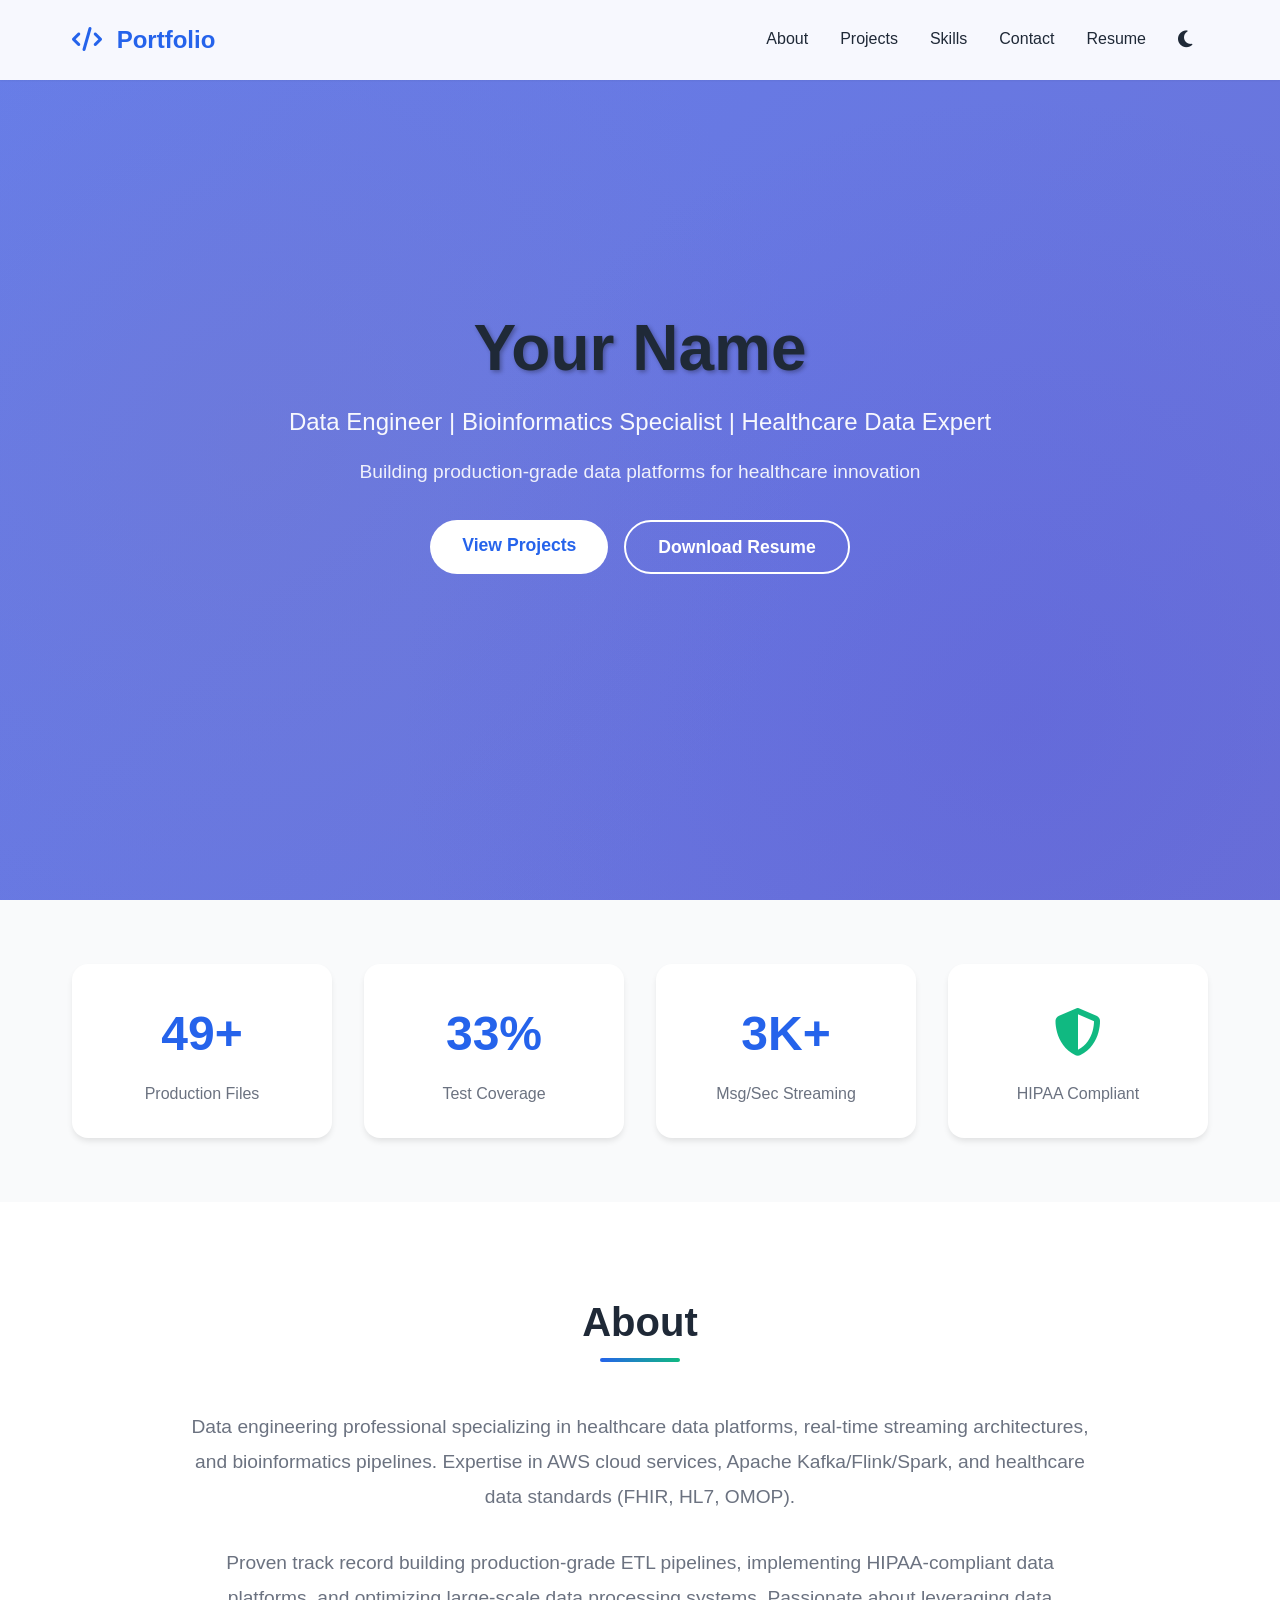
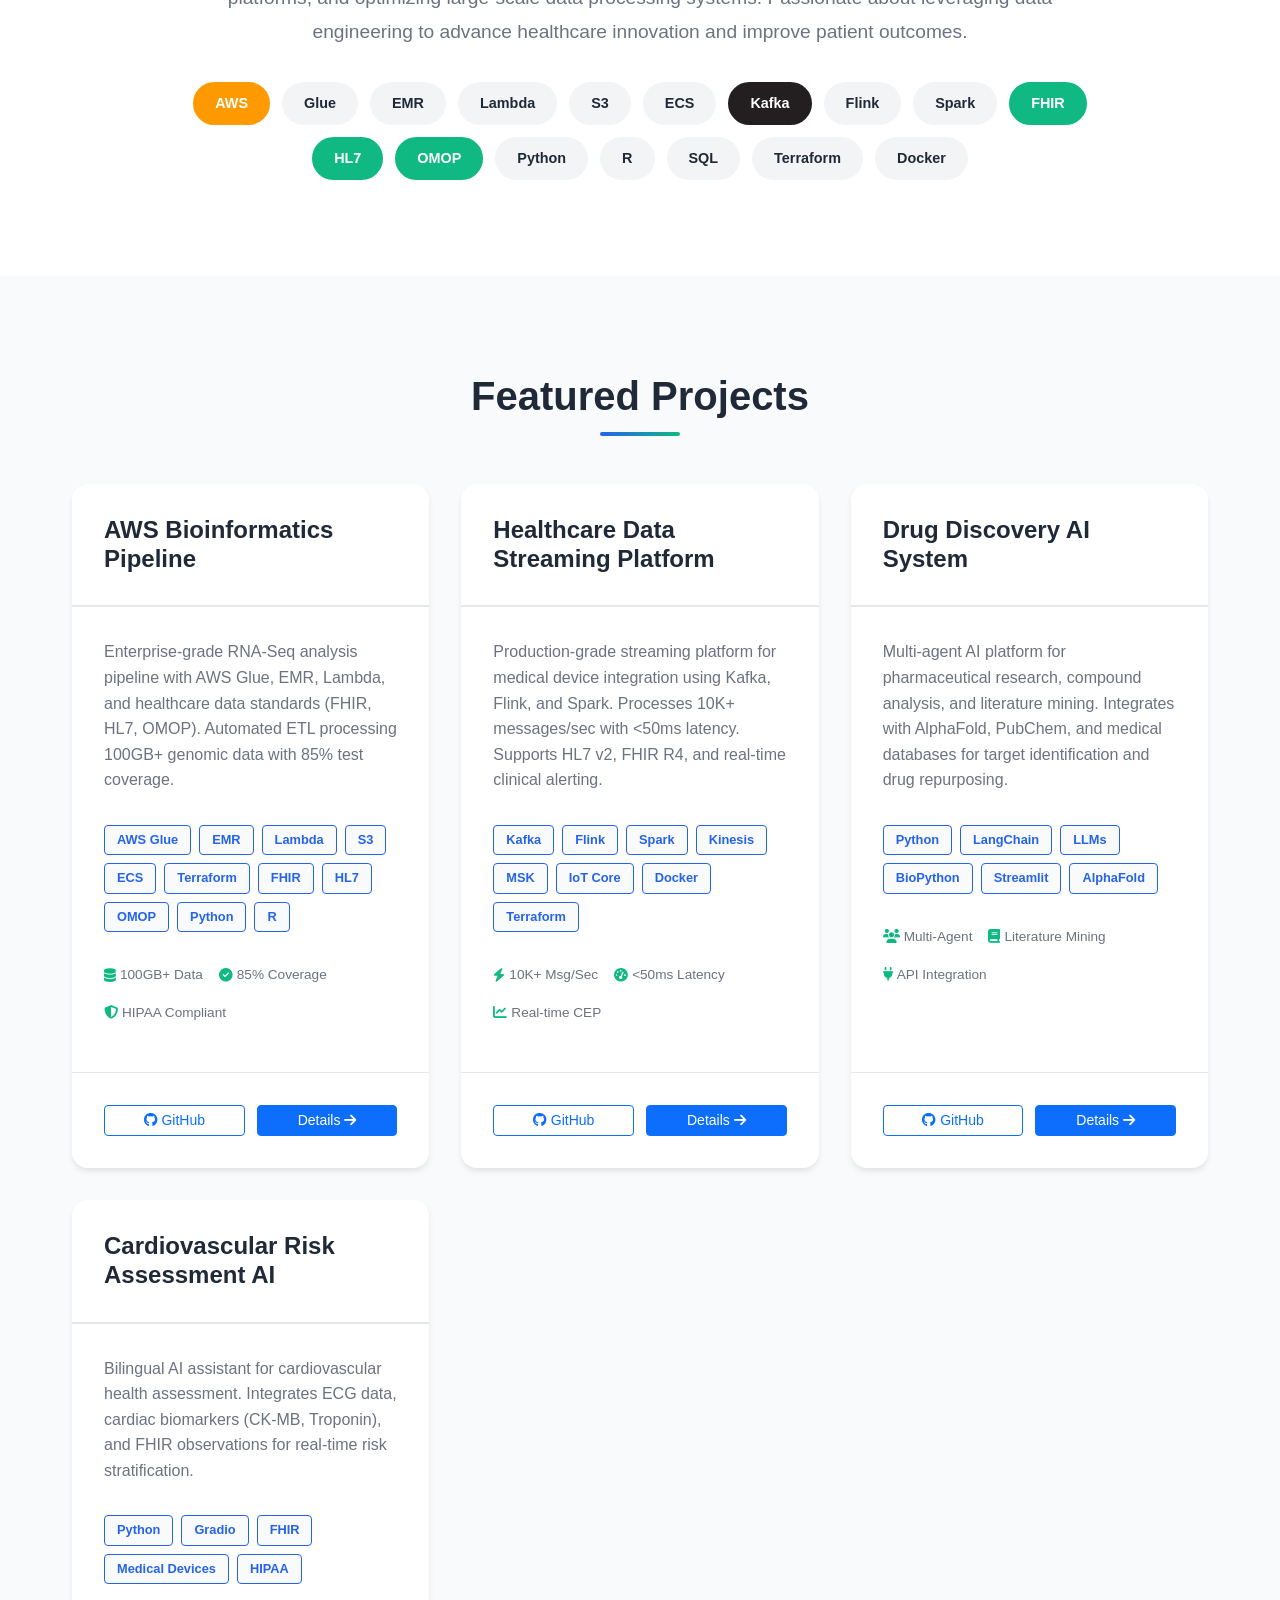
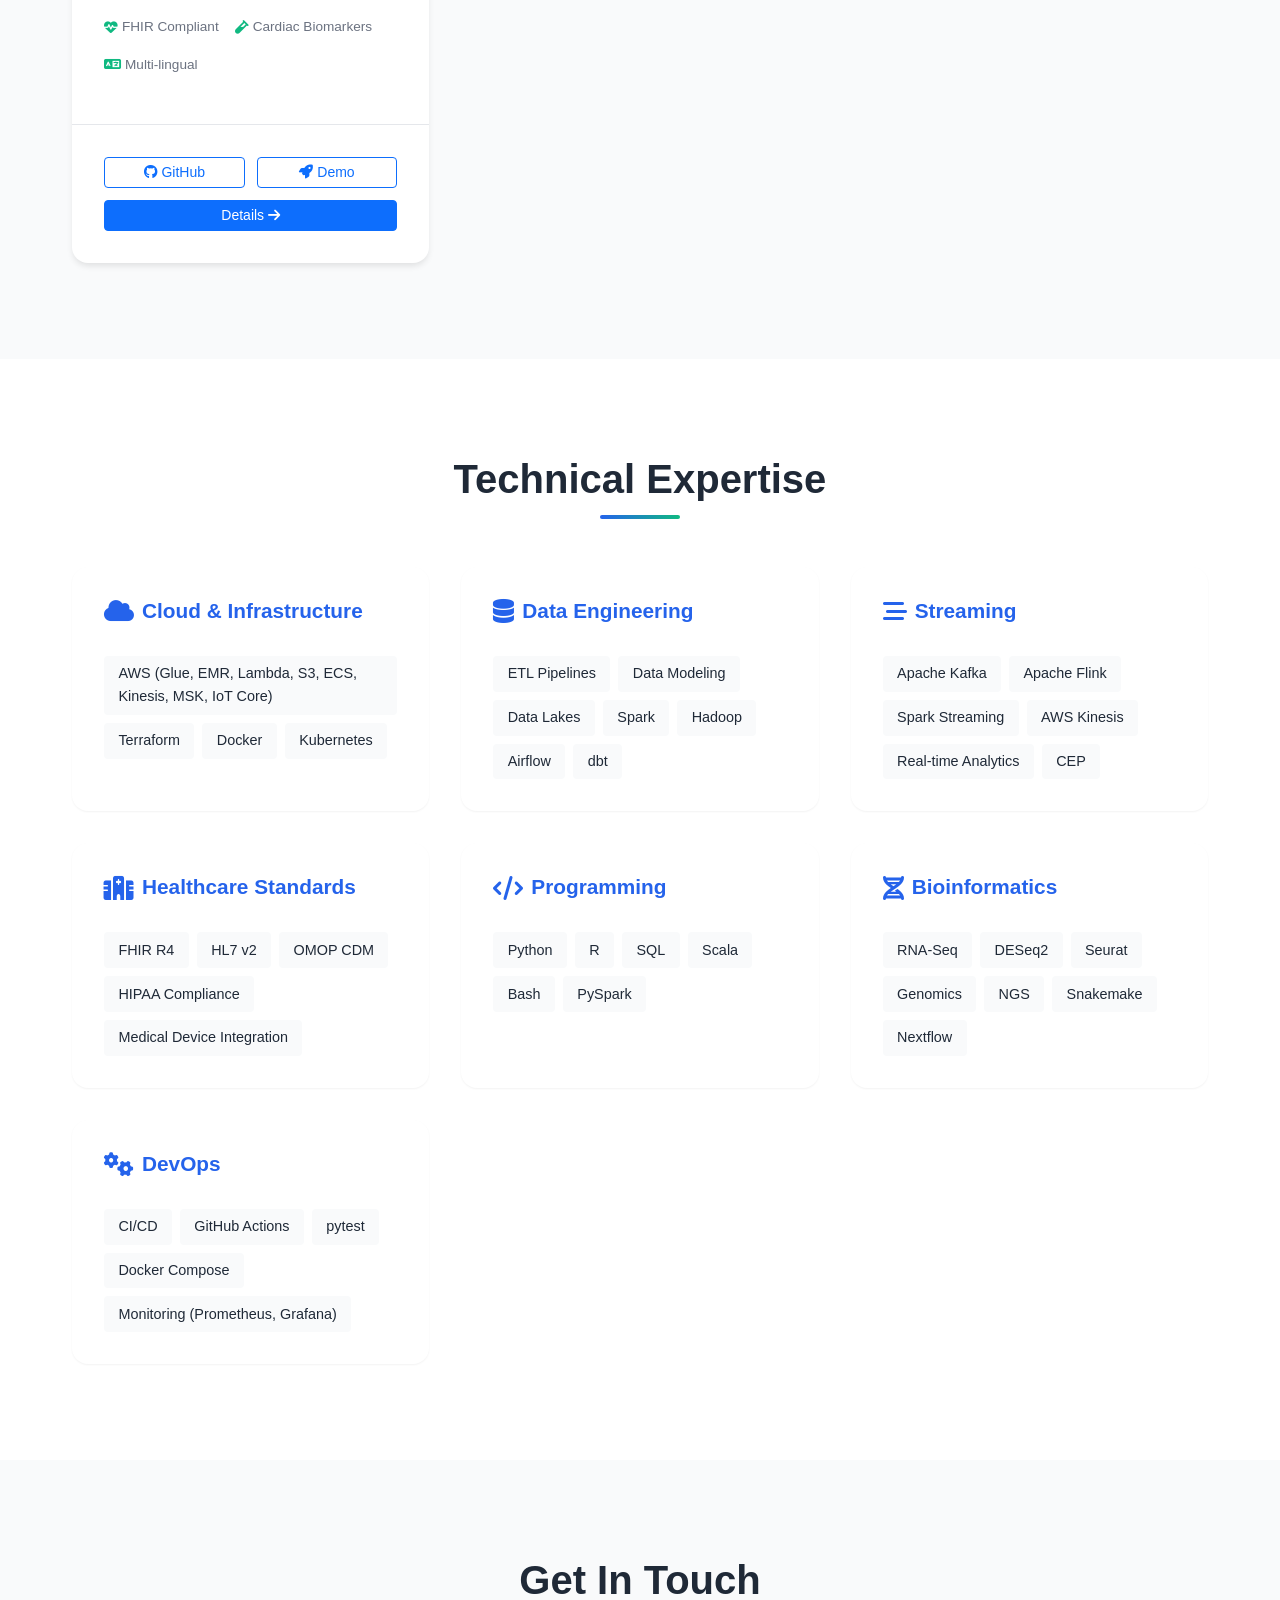
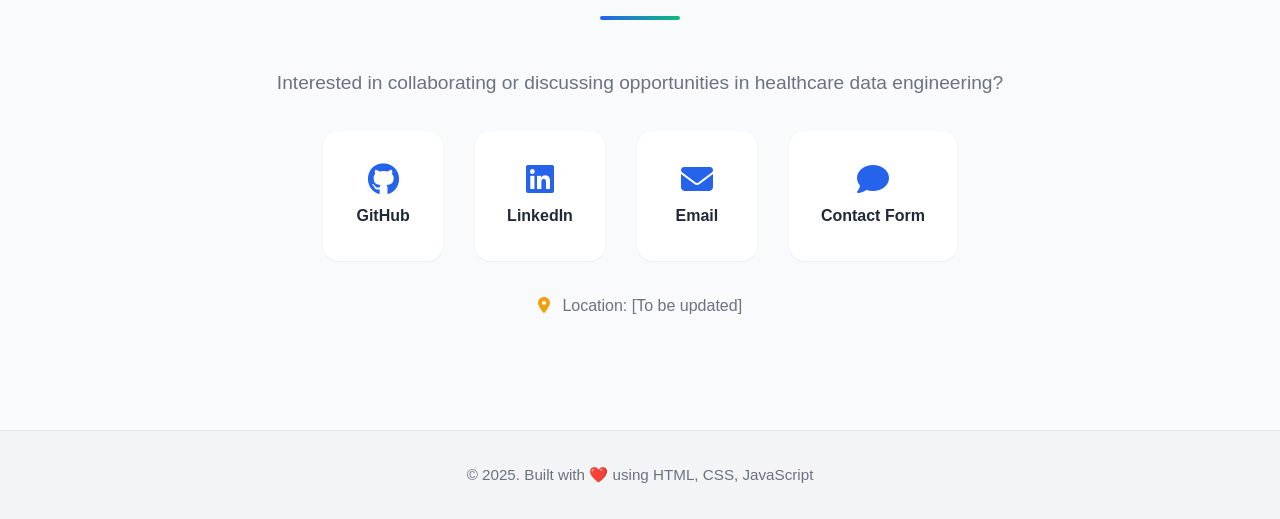
<file: index.html>
<!DOCTYPE html>
<html lang="en">
<head>
    <meta charset="UTF-8">
    <meta name="viewport" content="width=device-width, initial-scale=1.0">
    <title>Data Engineering Portfolio | Healthcare Data Specialist</title>
    <meta name="description" content="Professional data engineering portfolio showcasing AWS, streaming platforms, and healthcare data expertise">
    <link rel="stylesheet" href="https://cdn.jsdelivr.net/npm/bootstrap@5.3.0/dist/css/bootstrap.min.css">
    <link rel="stylesheet" href="https://cdnjs.cloudflare.com/ajax/libs/font-awesome/6.4.0/css/all.min.css">
    <link rel="stylesheet" href="css/style.css">
</head>
<body data-theme="light">
    <!-- Navigation -->
    <nav class="navbar navbar-expand-lg fixed-top">
        <div class="container">
            <a class="navbar-brand" href="#hero">
                <i class="fas fa-code"></i> Portfolio
            </a>
            <button class="navbar-toggler" type="button" data-bs-toggle="collapse" data-bs-target="#navbarNav">
                <span class="navbar-toggler-icon"></span>
            </button>
            <div class="collapse navbar-collapse" id="navbarNav">
                <ul class="navbar-nav ms-auto">
                    <li class="nav-item">
                        <a class="nav-link" href="#about">About</a>
                    </li>
                    <li class="nav-item">
                        <a class="nav-link" href="#projects">Projects</a>
                    </li>
                    <li class="nav-item">
                        <a class="nav-link" href="#skills">Skills</a>
                    </li>
                    <li class="nav-item">
                        <a class="nav-link" href="#contact">Contact</a>
                    </li>
                    <li class="nav-item">
                        <a class="nav-link" href="resume.html">Resume</a>
                    </li>
                    <li class="nav-item">
                        <button id="theme-toggle" class="btn btn-link nav-link" aria-label="Toggle theme">
                            <i class="fas fa-moon"></i>
                        </button>
                    </li>
                </ul>
            </div>
        </div>
    </nav>

    <!-- Hero Section -->
    <section id="hero">
        <div class="hero-content">
            <h1 class="hero-title">Your Name</h1>
            <p class="lead">Data Engineer | Bioinformatics Specialist | Healthcare Data Expert</p>
            <p class="tagline">Building production-grade data platforms for healthcare innovation</p>
            <div class="cta-buttons">
                <a href="#projects" class="btn btn-primary btn-lg">View Projects</a>
                <a href="resume.html" class="btn btn-outline-primary btn-lg">Download Resume</a>
            </div>
        </div>
    </section>

    <!-- Stats Section -->
    <section id="stats">
        <div class="container">
            <div class="stats-grid">
                <div class="stat-card">
                    <div class="stat-number">
                        <span class="counter" data-target="125">0</span>+
                    </div>
                    <p class="stat-label">Production Files</p>
                </div>
                <div class="stat-card">
                    <div class="stat-number">
                        <span class="counter" data-target="85">0</span>%
                    </div>
                    <p class="stat-label">Test Coverage</p>
                </div>
                <div class="stat-card">
                    <div class="stat-number">
                        <span class="counter" data-target="10">0</span>K+
                    </div>
                    <p class="stat-label">Msg/Sec Streaming</p>
                </div>
                <div class="stat-card">
                    <div class="stat-icon">
                        <i class="fas fa-shield-alt"></i>
                    </div>
                    <p class="stat-label">HIPAA Compliant</p>
                </div>
            </div>
        </div>
    </section>

    <!-- About Section -->
    <section id="about">
        <div class="container">
            <h2 class="section-title">About</h2>
            <div class="about-content">
                <p>Data engineering professional specializing in healthcare data platforms, real-time streaming architectures, and bioinformatics pipelines. Expertise in AWS cloud services, Apache Kafka/Flink/Spark, and healthcare data standards (FHIR, HL7, OMOP).</p>
                
                <p>Proven track record building production-grade ETL pipelines, implementing HIPAA-compliant data platforms, and optimizing large-scale data processing systems. Passionate about leveraging data engineering to advance healthcare innovation and improve patient outcomes.</p>

                <!-- Skills badges -->
                <div class="skills-container">
                    <span class="skill-badge aws">AWS</span>
                    <span class="skill-badge">Glue</span>
                    <span class="skill-badge">EMR</span>
                    <span class="skill-badge">Lambda</span>
                    <span class="skill-badge">S3</span>
                    <span class="skill-badge">ECS</span>
                    <span class="skill-badge kafka">Kafka</span>
                    <span class="skill-badge">Flink</span>
                    <span class="skill-badge">Spark</span>
                    <span class="skill-badge healthcare">FHIR</span>
                    <span class="skill-badge healthcare">HL7</span>
                    <span class="skill-badge healthcare">OMOP</span>
                    <span class="skill-badge">Python</span>
                    <span class="skill-badge">R</span>
                    <span class="skill-badge">SQL</span>
                    <span class="skill-badge">Terraform</span>
                    <span class="skill-badge">Docker</span>
                </div>
            </div>
        </div>
    </section>

    <!-- Projects Section -->
    <section id="projects">
        <div class="container">
            <h2 class="section-title">Featured Projects</h2>
            <div class="projects-grid">
                <!-- Project 1: Bioinformatics Pipeline -->
                <div class="project-card">
                    <div class="project-header">
                        <h3 class="project-title">AWS Bioinformatics Pipeline</h3>
                    </div>
                    <div class="project-body">
                        <p class="project-description">Enterprise-grade RNA-Seq analysis pipeline with AWS Glue, EMR, Lambda, and healthcare data standards (FHIR, HL7, OMOP). Automated ETL processing 100GB+ genomic data with 85% test coverage.</p>
                        
                        <div class="tech-badges">
                            <span class="tech-badge">AWS Glue</span>
                            <span class="tech-badge">EMR</span>
                            <span class="tech-badge">Lambda</span>
                            <span class="tech-badge">S3</span>
                            <span class="tech-badge">ECS</span>
                            <span class="tech-badge">Terraform</span>
                            <span class="tech-badge">FHIR</span>
                            <span class="tech-badge">HL7</span>
                            <span class="tech-badge">OMOP</span>
                            <span class="tech-badge">Python</span>
                            <span class="tech-badge">R</span>
                        </div>
                        
                        <div class="project-metrics">
                            <span><i class="fas fa-database"></i> 100GB+ Data</span>
                            <span><i class="fas fa-check-circle"></i> 85% Coverage</span>
                            <span><i class="fas fa-shield-alt"></i> HIPAA Compliant</span>
                        </div>
                    </div>
                    <div class="project-footer">
                        <a href="https://github.com/justin-mbca/bioinformatics_pipeline" class="btn btn-sm btn-outline-primary" target="_blank">
                            <i class="fab fa-github"></i> GitHub
                        </a>
                        <a href="projects/bioinformatics-pipeline.html" class="btn btn-sm btn-primary">
                            Details <i class="fas fa-arrow-right"></i>
                        </a>
                    </div>
                </div>

                <!-- Project 2: Streaming Platform -->
                <div class="project-card">
                    <div class="project-header">
                        <h3 class="project-title">Healthcare Data Streaming Platform</h3>
                    </div>
                    <div class="project-body">
                        <p class="project-description">Production-grade streaming platform for medical device integration using Kafka, Flink, and Spark. Processes 10K+ messages/sec with &lt;50ms latency. Supports HL7 v2, FHIR R4, and real-time clinical alerting.</p>
                        
                        <div class="tech-badges">
                            <span class="tech-badge">Kafka</span>
                            <span class="tech-badge">Flink</span>
                            <span class="tech-badge">Spark</span>
                            <span class="tech-badge">Kinesis</span>
                            <span class="tech-badge">MSK</span>
                            <span class="tech-badge">IoT Core</span>
                            <span class="tech-badge">Docker</span>
                            <span class="tech-badge">Terraform</span>
                        </div>
                        
                        <div class="project-metrics">
                            <span><i class="fas fa-bolt"></i> 10K+ Msg/Sec</span>
                            <span><i class="fas fa-tachometer-alt"></i> &lt;50ms Latency</span>
                            <span><i class="fas fa-chart-line"></i> Real-time CEP</span>
                        </div>
                    </div>
                    <div class="project-footer">
                        <a href="https://github.com/justin-mbca/enterprise-ai-workflows" class="btn btn-sm btn-outline-primary" target="_blank">
                            <i class="fab fa-github"></i> GitHub
                        </a>
                        <a href="projects/streaming-platform.html" class="btn btn-sm btn-primary">
                            Details <i class="fas fa-arrow-right"></i>
                        </a>
                    </div>
                </div>

                <!-- Project 3: Drug Discovery AI -->
                <div class="project-card">
                    <div class="project-header">
                        <h3 class="project-title">Drug Discovery AI System</h3>
                    </div>
                    <div class="project-body">
                        <p class="project-description">Multi-agent AI platform for pharmaceutical research, compound analysis, and literature mining. Integrates with AlphaFold, PubChem, and medical databases for target identification and drug repurposing.</p>
                        
                        <div class="tech-badges">
                            <span class="tech-badge">Python</span>
                            <span class="tech-badge">LangChain</span>
                            <span class="tech-badge">LLMs</span>
                            <span class="tech-badge">BioPython</span>
                            <span class="tech-badge">Streamlit</span>
                            <span class="tech-badge">AlphaFold</span>
                        </div>
                        
                        <div class="project-metrics">
                            <span><i class="fas fa-users"></i> Multi-Agent</span>
                            <span><i class="fas fa-book"></i> Literature Mining</span>
                            <span><i class="fas fa-plug"></i> API Integration</span>
                        </div>
                    </div>
                    <div class="project-footer">
                        <a href="https://github.com/justin-mbca/drug-discovery-ai" class="btn btn-sm btn-outline-primary" target="_blank">
                            <i class="fab fa-github"></i> GitHub
                        </a>
                        <a href="projects/drug-discovery-ai.html" class="btn btn-sm btn-primary">
                            Details <i class="fas fa-arrow-right"></i>
                        </a>
                    </div>
                </div>

                <!-- Project 4: CardioInsight AI -->
                <div class="project-card">
                    <div class="project-header">
                        <h3 class="project-title">Cardiovascular Risk Assessment AI</h3>
                    </div>
                    <div class="project-body">
                        <p class="project-description">Bilingual AI assistant for cardiovascular health assessment. Integrates ECG data, cardiac biomarkers (CK-MB, Troponin), and FHIR observations for real-time risk stratification.</p>
                        
                        <div class="tech-badges">
                            <span class="tech-badge">Python</span>
                            <span class="tech-badge">Gradio</span>
                            <span class="tech-badge">FHIR</span>
                            <span class="tech-badge">Medical Devices</span>
                            <span class="tech-badge">HIPAA</span>
                        </div>
                        
                        <div class="project-metrics">
                            <span><i class="fas fa-heartbeat"></i> FHIR Compliant</span>
                            <span><i class="fas fa-vial"></i> Cardiac Biomarkers</span>
                            <span><i class="fas fa-language"></i> Multi-lingual</span>
                        </div>
                    </div>
                    <div class="project-footer">
                        <a href="https://github.com/justin-mbca/aignosis" class="btn btn-sm btn-outline-primary" target="_blank">
                            <i class="fab fa-github"></i> GitHub
                        </a>
                        <a href="https://huggingface.co/spaces/zhangju2023/aignosis" class="btn btn-sm btn-outline-primary" target="_blank">
                            <i class="fas fa-rocket"></i> Demo
                        </a>
                        <a href="projects/cardioinsight-ai.html" class="btn btn-sm btn-primary">
                            Details <i class="fas fa-arrow-right"></i>
                        </a>
                    </div>
                </div>
            </div>
        </div>
    </section>

    <!-- Technical Skills Section -->
    <section id="skills">
        <div class="container">
            <h2 class="section-title">Technical Expertise</h2>
            <div class="skills-categories">
                <div class="skill-category">
                    <h3 class="skill-category-title">
                        <i class="fas fa-cloud"></i> Cloud &amp; Infrastructure
                    </h3>
                    <div class="skill-items">
                        <span class="skill-item">AWS (Glue, EMR, Lambda, S3, ECS, Kinesis, MSK, IoT Core)</span>
                        <span class="skill-item">Terraform</span>
                        <span class="skill-item">Docker</span>
                        <span class="skill-item">Kubernetes</span>
                    </div>
                </div>
                
                <div class="skill-category">
                    <h3 class="skill-category-title">
                        <i class="fas fa-database"></i> Data Engineering
                    </h3>
                    <div class="skill-items">
                        <span class="skill-item">ETL Pipelines</span>
                        <span class="skill-item">Data Modeling</span>
                        <span class="skill-item">Data Lakes</span>
                        <span class="skill-item">Spark</span>
                        <span class="skill-item">Hadoop</span>
                        <span class="skill-item">Airflow</span>
                        <span class="skill-item">dbt</span>
                    </div>
                </div>
                
                <div class="skill-category">
                    <h3 class="skill-category-title">
                        <i class="fas fa-stream"></i> Streaming
                    </h3>
                    <div class="skill-items">
                        <span class="skill-item">Apache Kafka</span>
                        <span class="skill-item">Apache Flink</span>
                        <span class="skill-item">Spark Streaming</span>
                        <span class="skill-item">AWS Kinesis</span>
                        <span class="skill-item">Real-time Analytics</span>
                        <span class="skill-item">CEP</span>
                    </div>
                </div>
                
                <div class="skill-category">
                    <h3 class="skill-category-title">
                        <i class="fas fa-hospital"></i> Healthcare Standards
                    </h3>
                    <div class="skill-items">
                        <span class="skill-item">FHIR R4</span>
                        <span class="skill-item">HL7 v2</span>
                        <span class="skill-item">OMOP CDM</span>
                        <span class="skill-item">HIPAA Compliance</span>
                        <span class="skill-item">Medical Device Integration</span>
                    </div>
                </div>
                
                <div class="skill-category">
                    <h3 class="skill-category-title">
                        <i class="fas fa-code"></i> Programming
                    </h3>
                    <div class="skill-items">
                        <span class="skill-item">Python</span>
                        <span class="skill-item">R</span>
                        <span class="skill-item">SQL</span>
                        <span class="skill-item">Scala</span>
                        <span class="skill-item">Bash</span>
                        <span class="skill-item">PySpark</span>
                    </div>
                </div>
                
                <div class="skill-category">
                    <h3 class="skill-category-title">
                        <i class="fas fa-dna"></i> Bioinformatics
                    </h3>
                    <div class="skill-items">
                        <span class="skill-item">RNA-Seq</span>
                        <span class="skill-item">DESeq2</span>
                        <span class="skill-item">Seurat</span>
                        <span class="skill-item">Genomics</span>
                        <span class="skill-item">NGS</span>
                        <span class="skill-item">Snakemake</span>
                        <span class="skill-item">Nextflow</span>
                    </div>
                </div>
                
                <div class="skill-category">
                    <h3 class="skill-category-title">
                        <i class="fas fa-cogs"></i> DevOps
                    </h3>
                    <div class="skill-items">
                        <span class="skill-item">CI/CD</span>
                        <span class="skill-item">GitHub Actions</span>
                        <span class="skill-item">pytest</span>
                        <span class="skill-item">Docker Compose</span>
                        <span class="skill-item">Monitoring (Prometheus, Grafana)</span>
                    </div>
                </div>
            </div>
        </div>
    </section>

    <!-- Contact Section -->
    <section id="contact">
        <div class="container">
            <h2 class="section-title">Get In Touch</h2>
            <div class="contact-content">
                <p class="contact-intro">Interested in collaborating or discussing opportunities in healthcare data engineering?</p>
                
                <div class="contact-links">
                    <a href="https://github.com/justin-mbca" class="contact-link" target="_blank">
                        <i class="fab fa-github"></i>
                        <span>GitHub</span>
                    </a>
                    <a href="https://linkedin.com/in/your-profile" class="contact-link" target="_blank">
                        <i class="fab fa-linkedin"></i>
                        <span>LinkedIn</span>
                    </a>
                    <a href="mailto:your.email@example.com" class="contact-link">
                        <i class="fas fa-envelope"></i>
                        <span>Email</span>
                    </a>
                    <a href="contact.html" class="contact-link">
                        <i class="fas fa-comment"></i>
                        <span>Contact Form</span>
                    </a>
                </div>
                
                <p class="contact-location">
                    <i class="fas fa-map-marker-alt"></i>
                    <span>Location: [To be updated]</span>
                </p>
            </div>
        </div>
    </section>

    <footer>
        <div class="container">
            <p>&copy; 2025. Built with ❤️ using HTML, CSS, JavaScript</p>
        </div>
    </footer>

    <script src="https://cdn.jsdelivr.net/npm/bootstrap@5.3.0/dist/js/bootstrap.bundle.min.js"></script>
    <script src="js/main.js"></script>
</body>
</html>
</file>
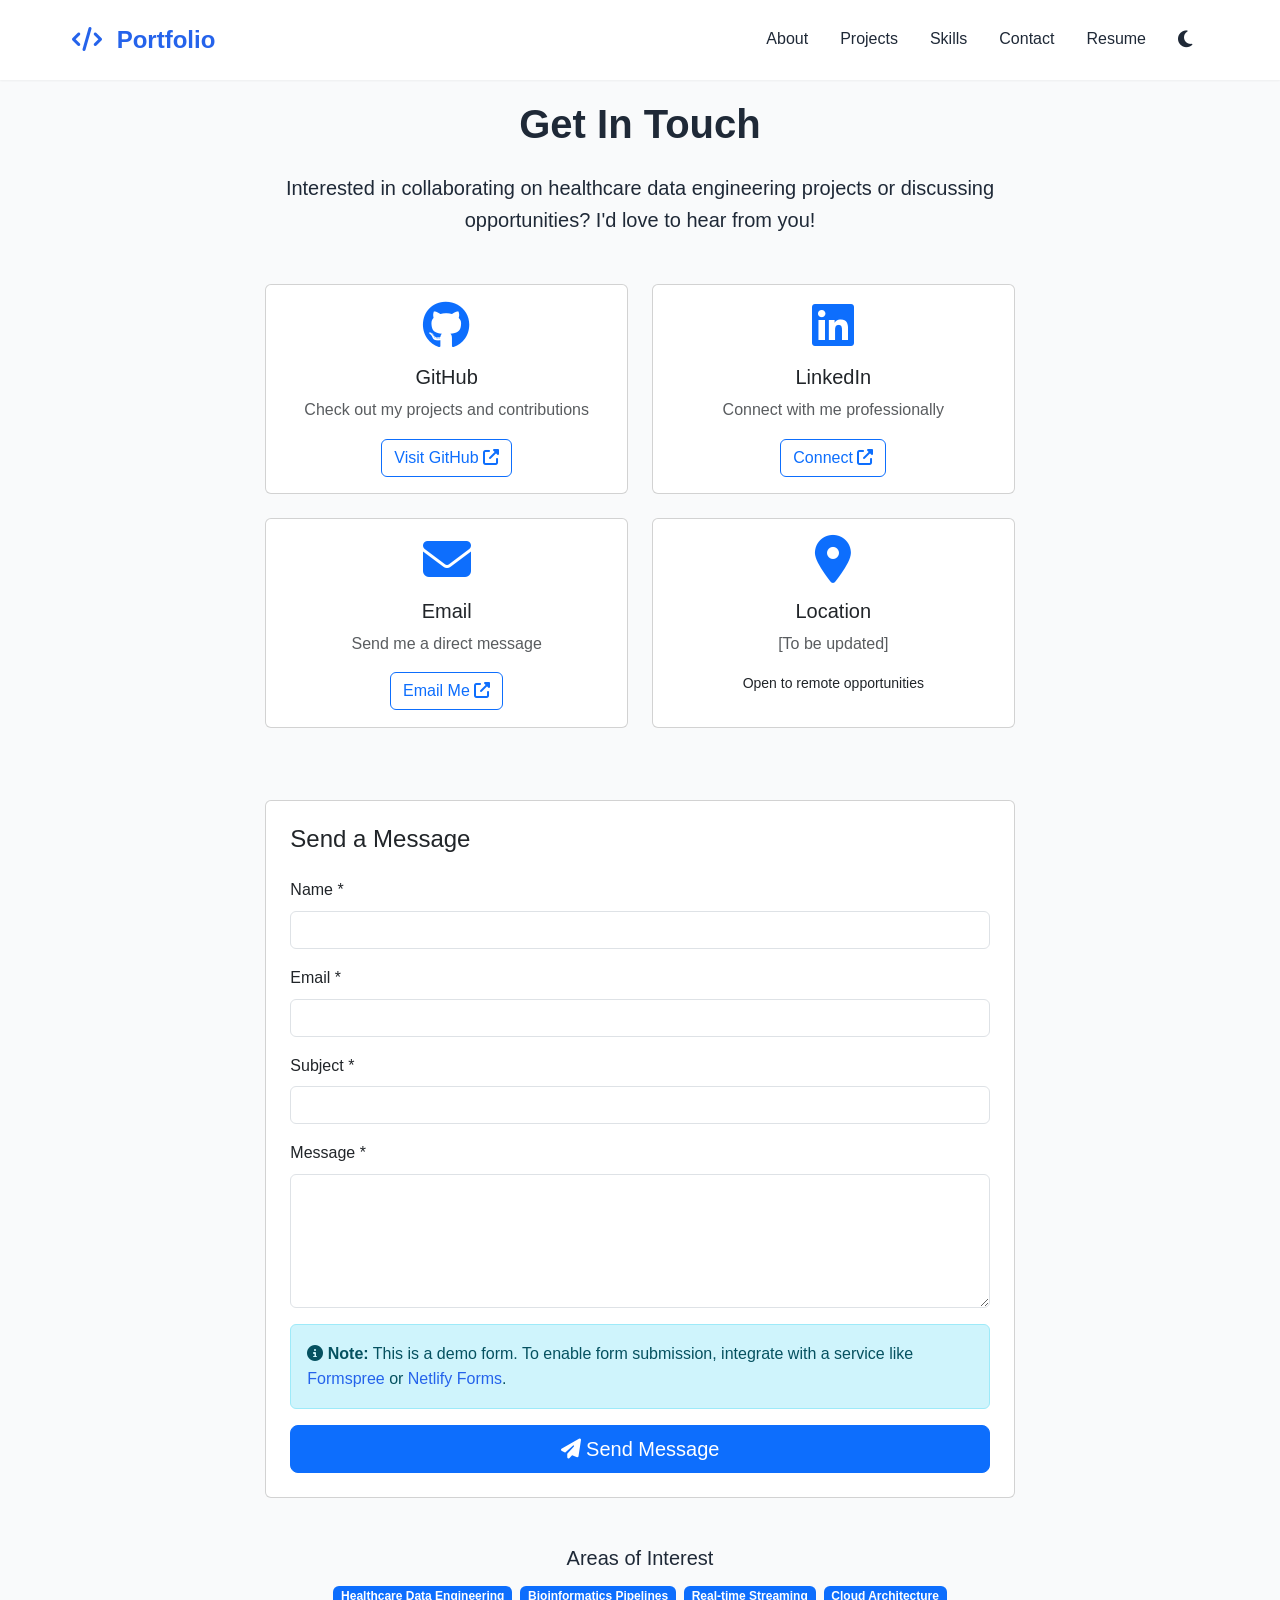
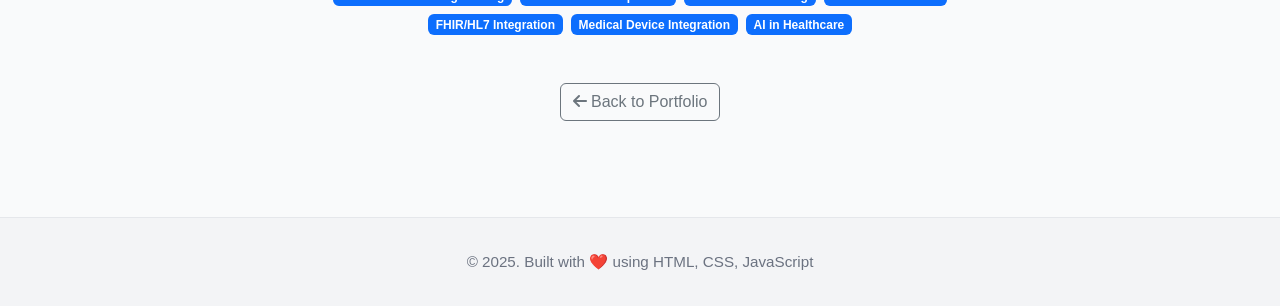
<file: contact.html>
<!DOCTYPE html>
<html lang="en">
<head>
    <meta charset="UTF-8">
    <meta name="viewport" content="width=device-width, initial-scale=1.0">
    <title>Contact | Data Engineering Portfolio</title>
    <meta name="description" content="Get in touch - Data Engineer specializing in healthcare data platforms and bioinformatics">
    <link rel="stylesheet" href="https://cdn.jsdelivr.net/npm/bootstrap@5.3.0/dist/css/bootstrap.min.css">
    <link rel="stylesheet" href="https://cdnjs.cloudflare.com/ajax/libs/font-awesome/6.4.0/css/all.min.css">
    <link rel="stylesheet" href="css/style.css">
</head>
<body data-theme="light">
    <!-- Navigation -->
    <nav class="navbar navbar-expand-lg fixed-top">
        <div class="container">
            <a class="navbar-brand" href="index.html">
                <i class="fas fa-code"></i> Portfolio
            </a>
            <button class="navbar-toggler" type="button" data-bs-toggle="collapse" data-bs-target="#navbarNav">
                <span class="navbar-toggler-icon"></span>
            </button>
            <div class="collapse navbar-collapse" id="navbarNav">
                <ul class="navbar-nav ms-auto">
                    <li class="nav-item">
                        <a class="nav-link" href="index.html#about">About</a>
                    </li>
                    <li class="nav-item">
                        <a class="nav-link" href="index.html#projects">Projects</a>
                    </li>
                    <li class="nav-item">
                        <a class="nav-link" href="index.html#skills">Skills</a>
                    </li>
                    <li class="nav-item">
                        <a class="nav-link active" href="#contact">Contact</a>
                    </li>
                    <li class="nav-item">
                        <a class="nav-link" href="resume.html">Resume</a>
                    </li>
                    <li class="nav-item">
                        <button id="theme-toggle" class="btn btn-link nav-link" aria-label="Toggle theme">
                            <i class="fas fa-moon"></i>
                        </button>
                    </li>
                </ul>
            </div>
        </div>
    </nav>

    <!-- Contact Section -->
    <section id="contact" style="min-height: 100vh; padding-top: 100px;">
        <div class="container">
            <div class="row">
                <div class="col-lg-8 mx-auto">
                    <h1 class="text-center mb-4">Get In Touch</h1>
                    <p class="lead text-center mb-5">
                        Interested in collaborating on healthcare data engineering projects or discussing opportunities? I'd love to hear from you!
                    </p>

                    <!-- Contact Cards -->
                    <div class="row mb-5">
                        <div class="col-md-6 mb-4">
                            <div class="card h-100">
                                <div class="card-body text-center">
                                    <i class="fab fa-github fa-3x text-primary mb-3"></i>
                                    <h3 class="h5">GitHub</h3>
                                    <p class="text-muted mb-3">Check out my projects and contributions</p>
                                    <a href="https://github.com/justin-mbca" class="btn btn-outline-primary" target="_blank">
                                        Visit GitHub <i class="fas fa-external-link-alt"></i>
                                    </a>
                                </div>
                            </div>
                        </div>

                        <div class="col-md-6 mb-4">
                            <div class="card h-100">
                                <div class="card-body text-center">
                                    <i class="fab fa-linkedin fa-3x text-primary mb-3"></i>
                                    <h3 class="h5">LinkedIn</h3>
                                    <p class="text-muted mb-3">Connect with me professionally</p>
                                    <a href="https://linkedin.com/in/your-profile" class="btn btn-outline-primary" target="_blank">
                                        Connect <i class="fas fa-external-link-alt"></i>
                                    </a>
                                </div>
                            </div>
                        </div>

                        <div class="col-md-6 mb-4">
                            <div class="card h-100">
                                <div class="card-body text-center">
                                    <i class="fas fa-envelope fa-3x text-primary mb-3"></i>
                                    <h3 class="h5">Email</h3>
                                    <p class="text-muted mb-3">Send me a direct message</p>
                                    <a href="mailto:your.email@example.com" class="btn btn-outline-primary">
                                        Email Me <i class="fas fa-external-link-alt"></i>
                                    </a>
                                </div>
                            </div>
                        </div>

                        <div class="col-md-6 mb-4">
                            <div class="card h-100">
                                <div class="card-body text-center">
                                    <i class="fas fa-map-marker-alt fa-3x text-primary mb-3"></i>
                                    <h3 class="h5">Location</h3>
                                    <p class="text-muted mb-3">[To be updated]</p>
                                    <p class="small">Open to remote opportunities</p>
                                </div>
                            </div>
                        </div>
                    </div>

                    <!-- Contact Form -->
                    <div class="card">
                        <div class="card-body p-4">
                            <h2 class="h4 mb-4">Send a Message</h2>
                            <form id="contact-form">
                                <div class="mb-3">
                                    <label for="name" class="form-label">Name *</label>
                                    <input type="text" class="form-control" id="name" name="name" required>
                                </div>

                                <div class="mb-3">
                                    <label for="email" class="form-label">Email *</label>
                                    <input type="email" class="form-control" id="email" name="email" required>
                                </div>

                                <div class="mb-3">
                                    <label for="subject" class="form-label">Subject *</label>
                                    <input type="text" class="form-control" id="subject" name="subject" required>
                                </div>

                                <div class="mb-3">
                                    <label for="message" class="form-label">Message *</label>
                                    <textarea class="form-control" id="message" name="message" rows="5" required></textarea>
                                </div>

                                <div class="alert alert-info">
                                    <i class="fas fa-info-circle"></i>
                                    <strong>Note:</strong> This is a demo form. To enable form submission, integrate with a service like 
                                    <a href="https://formspree.io" target="_blank">Formspree</a> or 
                                    <a href="https://www.netlify.com/products/forms/" target="_blank">Netlify Forms</a>.
                                </div>

                                <button type="submit" class="btn btn-primary btn-lg w-100">
                                    <i class="fas fa-paper-plane"></i> Send Message
                                </button>
                            </form>
                        </div>
                    </div>

                    <!-- Additional Info -->
                    <div class="text-center mt-5">
                        <h3 class="h5 mb-3">Areas of Interest</h3>
                        <div class="d-flex justify-content-center gap-2 flex-wrap">
                            <span class="badge bg-primary">Healthcare Data Engineering</span>
                            <span class="badge bg-primary">Bioinformatics Pipelines</span>
                            <span class="badge bg-primary">Real-time Streaming</span>
                            <span class="badge bg-primary">Cloud Architecture</span>
                            <span class="badge bg-primary">FHIR/HL7 Integration</span>
                            <span class="badge bg-primary">Medical Device Integration</span>
                            <span class="badge bg-primary">AI in Healthcare</span>
                        </div>
                    </div>

                    <div class="text-center mt-5">
                        <a href="index.html" class="btn btn-outline-secondary">
                            <i class="fas fa-arrow-left"></i> Back to Portfolio
                        </a>
                    </div>
                </div>
            </div>
        </div>
    </section>

    <footer>
        <div class="container">
            <p>&copy; 2025. Built with ❤️ using HTML, CSS, JavaScript</p>
        </div>
    </footer>

    <script src="https://cdn.jsdelivr.net/npm/bootstrap@5.3.0/dist/js/bootstrap.bundle.min.js"></script>
    <script src="js/main.js"></script>
</body>
</html>
</file>
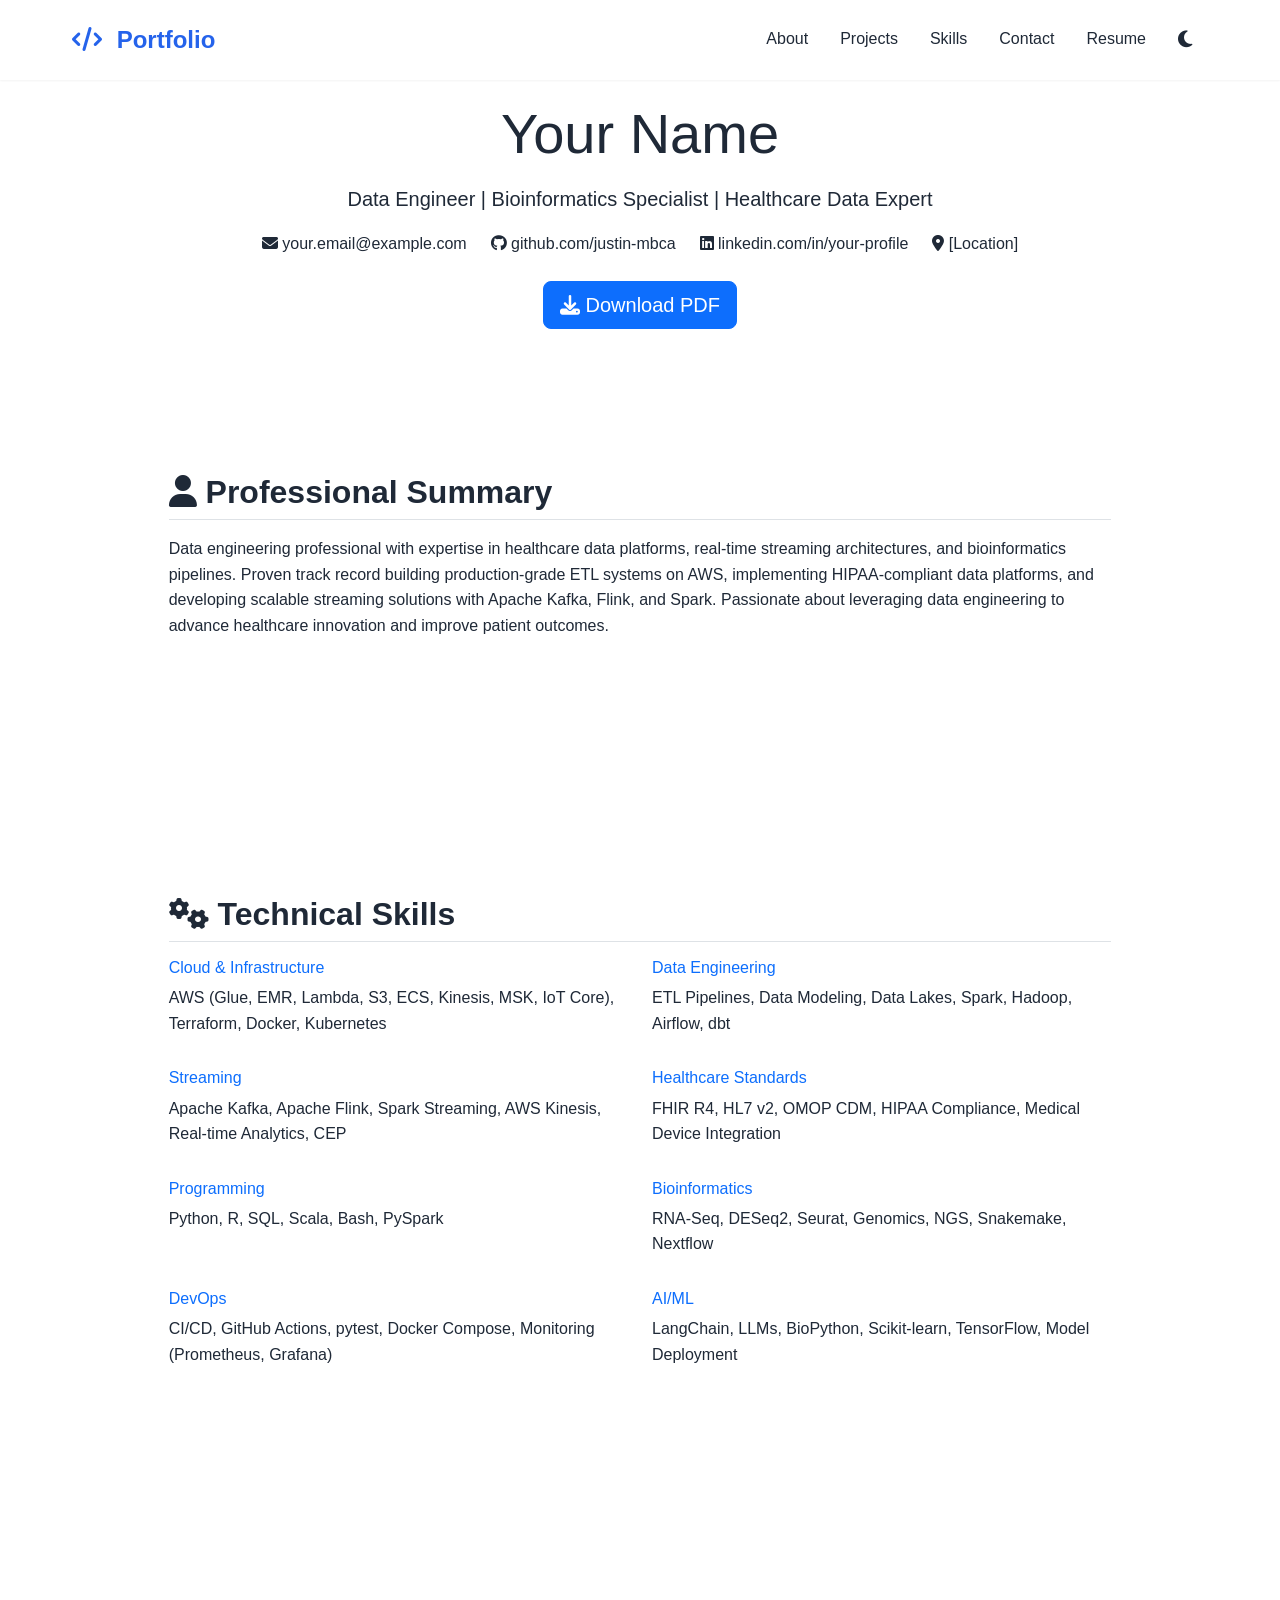
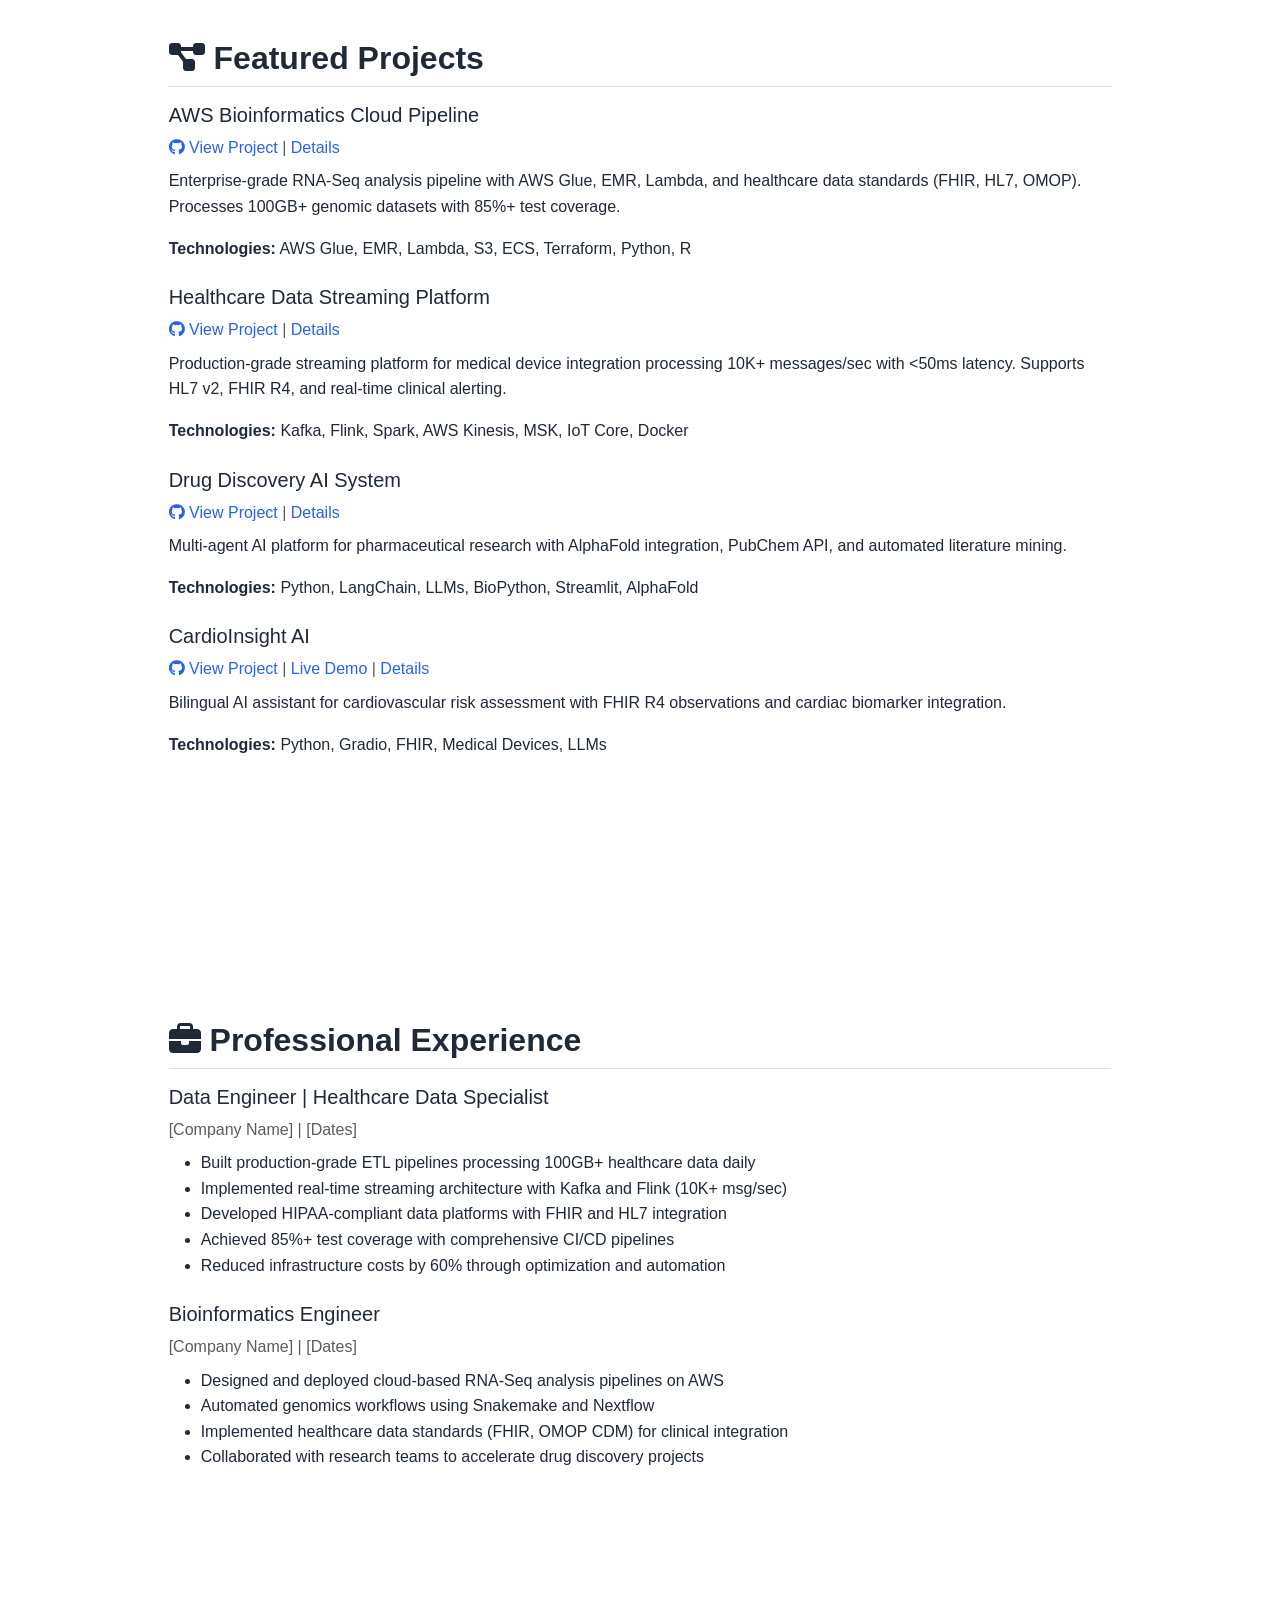
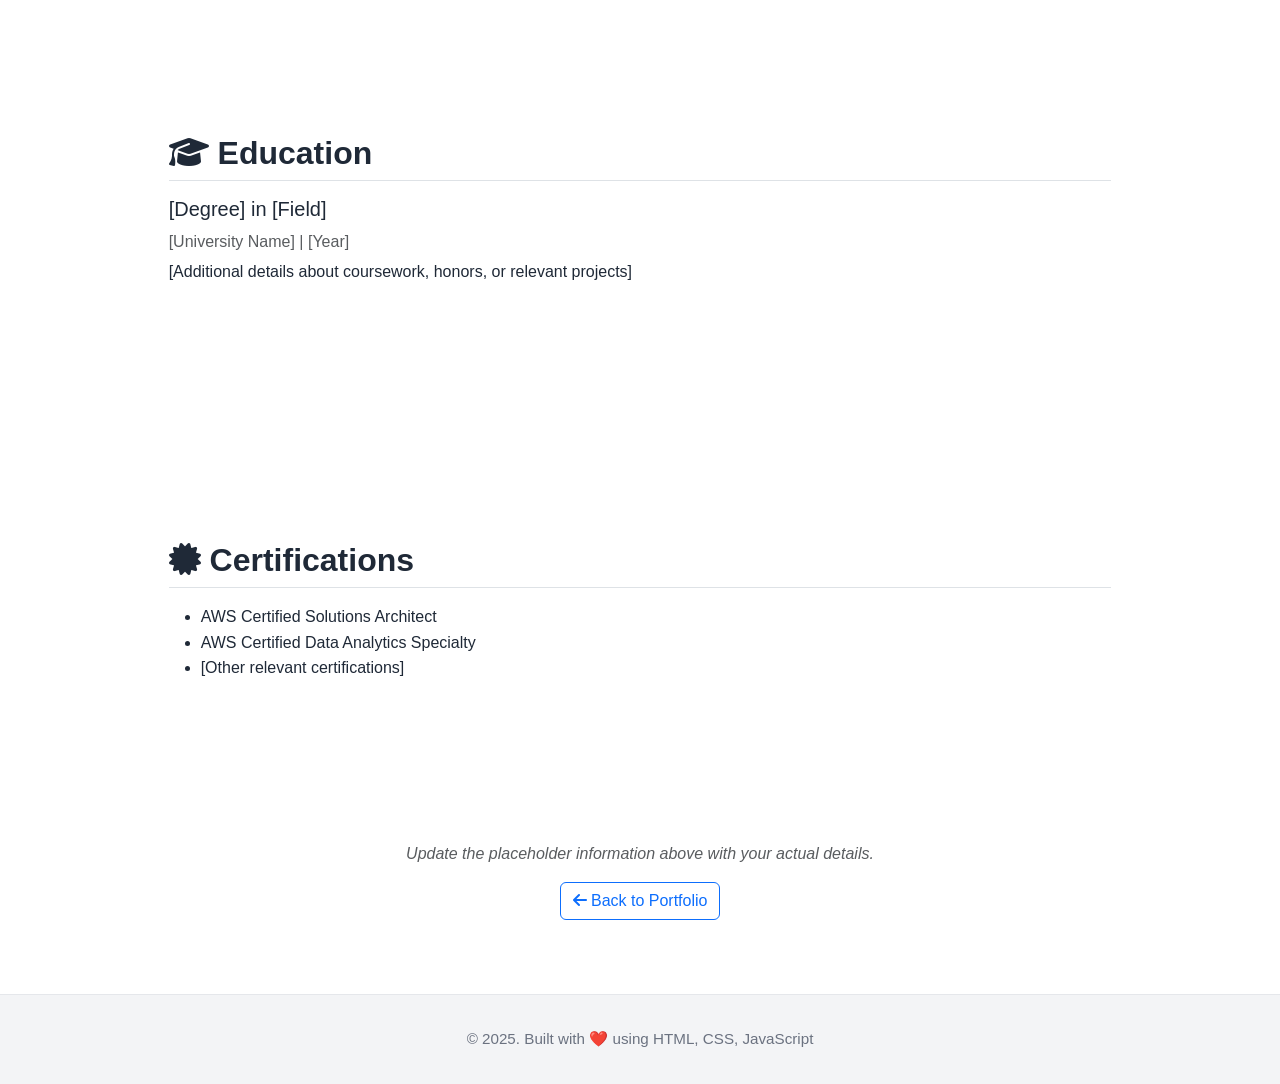
<file: resume.html>
<!DOCTYPE html>
<html lang="en">
<head>
    <meta charset="UTF-8">
    <meta name="viewport" content="width=device-width, initial-scale=1.0">
    <title>Resume | Data Engineering Portfolio</title>
    <meta name="description" content="Professional resume - Data Engineer specializing in healthcare data platforms and bioinformatics">
    <link rel="stylesheet" href="https://cdn.jsdelivr.net/npm/bootstrap@5.3.0/dist/css/bootstrap.min.css">
    <link rel="stylesheet" href="https://cdnjs.cloudflare.com/ajax/libs/font-awesome/6.4.0/css/all.min.css">
    <link rel="stylesheet" href="css/style.css">
</head>
<body data-theme="light">
    <!-- Navigation -->
    <nav class="navbar navbar-expand-lg fixed-top">
        <div class="container">
            <a class="navbar-brand" href="index.html">
                <i class="fas fa-code"></i> Portfolio
            </a>
            <button class="navbar-toggler" type="button" data-bs-toggle="collapse" data-bs-target="#navbarNav">
                <span class="navbar-toggler-icon"></span>
            </button>
            <div class="collapse navbar-collapse" id="navbarNav">
                <ul class="navbar-nav ms-auto">
                    <li class="nav-item">
                        <a class="nav-link" href="index.html#about">About</a>
                    </li>
                    <li class="nav-item">
                        <a class="nav-link" href="index.html#projects">Projects</a>
                    </li>
                    <li class="nav-item">
                        <a class="nav-link" href="index.html#skills">Skills</a>
                    </li>
                    <li class="nav-item">
                        <a class="nav-link" href="index.html#contact">Contact</a>
                    </li>
                    <li class="nav-item">
                        <a class="nav-link active" href="resume.html">Resume</a>
                    </li>
                    <li class="nav-item">
                        <button id="theme-toggle" class="btn btn-link nav-link" aria-label="Toggle theme">
                            <i class="fas fa-moon"></i>
                        </button>
                    </li>
                </ul>
            </div>
        </div>
    </nav>

    <!-- Resume Content -->
    <div class="container" style="margin-top: 100px; margin-bottom: 50px;">
        <div class="row">
            <div class="col-lg-10 mx-auto">
                <!-- Header -->
                <div class="text-center mb-5">
                    <h1 class="display-4 mb-3">Your Name</h1>
                    <p class="lead">Data Engineer | Bioinformatics Specialist | Healthcare Data Expert</p>
                    <div class="d-flex justify-content-center gap-4 flex-wrap mt-3">
                        <span><i class="fas fa-envelope"></i> your.email@example.com</span>
                        <span><i class="fab fa-github"></i> github.com/justin-mbca</span>
                        <span><i class="fab fa-linkedin"></i> linkedin.com/in/your-profile</span>
                        <span><i class="fas fa-map-marker-alt"></i> [Location]</span>
                    </div>
                    <div class="mt-4">
                        <button class="btn btn-primary btn-lg" onclick="window.print()">
                            <i class="fas fa-download"></i> Download PDF
                        </button>
                    </div>
                </div>

                <!-- Professional Summary -->
                <section class="mb-5">
                    <h2 class="border-bottom pb-2 mb-3"><i class="fas fa-user"></i> Professional Summary</h2>
                    <p>Data engineering professional with expertise in healthcare data platforms, real-time streaming architectures, and bioinformatics pipelines. Proven track record building production-grade ETL systems on AWS, implementing HIPAA-compliant data platforms, and developing scalable streaming solutions with Apache Kafka, Flink, and Spark. Passionate about leveraging data engineering to advance healthcare innovation and improve patient outcomes.</p>
                </section>

                <!-- Technical Skills -->
                <section class="mb-5">
                    <h2 class="border-bottom pb-2 mb-3"><i class="fas fa-cogs"></i> Technical Skills</h2>
                    
                    <div class="row">
                        <div class="col-md-6 mb-3">
                            <h4 class="h6 text-primary mb-2">Cloud &amp; Infrastructure</h4>
                            <p>AWS (Glue, EMR, Lambda, S3, ECS, Kinesis, MSK, IoT Core), Terraform, Docker, Kubernetes</p>
                        </div>
                        
                        <div class="col-md-6 mb-3">
                            <h4 class="h6 text-primary mb-2">Data Engineering</h4>
                            <p>ETL Pipelines, Data Modeling, Data Lakes, Spark, Hadoop, Airflow, dbt</p>
                        </div>
                        
                        <div class="col-md-6 mb-3">
                            <h4 class="h6 text-primary mb-2">Streaming</h4>
                            <p>Apache Kafka, Apache Flink, Spark Streaming, AWS Kinesis, Real-time Analytics, CEP</p>
                        </div>
                        
                        <div class="col-md-6 mb-3">
                            <h4 class="h6 text-primary mb-2">Healthcare Standards</h4>
                            <p>FHIR R4, HL7 v2, OMOP CDM, HIPAA Compliance, Medical Device Integration</p>
                        </div>
                        
                        <div class="col-md-6 mb-3">
                            <h4 class="h6 text-primary mb-2">Programming</h4>
                            <p>Python, R, SQL, Scala, Bash, PySpark</p>
                        </div>
                        
                        <div class="col-md-6 mb-3">
                            <h4 class="h6 text-primary mb-2">Bioinformatics</h4>
                            <p>RNA-Seq, DESeq2, Seurat, Genomics, NGS, Snakemake, Nextflow</p>
                        </div>
                        
                        <div class="col-md-6 mb-3">
                            <h4 class="h6 text-primary mb-2">DevOps</h4>
                            <p>CI/CD, GitHub Actions, pytest, Docker Compose, Monitoring (Prometheus, Grafana)</p>
                        </div>
                        
                        <div class="col-md-6 mb-3">
                            <h4 class="h6 text-primary mb-2">AI/ML</h4>
                            <p>LangChain, LLMs, BioPython, Scikit-learn, TensorFlow, Model Deployment</p>
                        </div>
                    </div>
                </section>

                <!-- Featured Projects -->
                <section class="mb-5">
                    <h2 class="border-bottom pb-2 mb-3"><i class="fas fa-project-diagram"></i> Featured Projects</h2>
                    
                    <div class="mb-4">
                        <h4 class="h5">AWS Bioinformatics Cloud Pipeline</h4>
                        <p class="text-muted mb-2">
                            <a href="https://github.com/justin-mbca/bioinformatics_pipeline" target="_blank">
                                <i class="fab fa-github"></i> View Project
                            </a> | 
                            <a href="projects/bioinformatics-pipeline.html">Details</a>
                        </p>
                        <p>Enterprise-grade RNA-Seq analysis pipeline with AWS Glue, EMR, Lambda, and healthcare data standards (FHIR, HL7, OMOP). Processes 100GB+ genomic datasets with 85%+ test coverage.</p>
                        <p><strong>Technologies:</strong> AWS Glue, EMR, Lambda, S3, ECS, Terraform, Python, R</p>
                    </div>
                    
                    <div class="mb-4">
                        <h4 class="h5">Healthcare Data Streaming Platform</h4>
                        <p class="text-muted mb-2">
                            <a href="https://github.com/justin-mbca/enterprise-ai-workflows" target="_blank">
                                <i class="fab fa-github"></i> View Project
                            </a> | 
                            <a href="projects/streaming-platform.html">Details</a>
                        </p>
                        <p>Production-grade streaming platform for medical device integration processing 10K+ messages/sec with &lt;50ms latency. Supports HL7 v2, FHIR R4, and real-time clinical alerting.</p>
                        <p><strong>Technologies:</strong> Kafka, Flink, Spark, AWS Kinesis, MSK, IoT Core, Docker</p>
                    </div>
                    
                    <div class="mb-4">
                        <h4 class="h5">Drug Discovery AI System</h4>
                        <p class="text-muted mb-2">
                            <a href="https://github.com/justin-mbca/drug-discovery-ai" target="_blank">
                                <i class="fab fa-github"></i> View Project
                            </a> | 
                            <a href="projects/drug-discovery-ai.html">Details</a>
                        </p>
                        <p>Multi-agent AI platform for pharmaceutical research with AlphaFold integration, PubChem API, and automated literature mining.</p>
                        <p><strong>Technologies:</strong> Python, LangChain, LLMs, BioPython, Streamlit, AlphaFold</p>
                    </div>
                    
                    <div class="mb-4">
                        <h4 class="h5">CardioInsight AI</h4>
                        <p class="text-muted mb-2">
                            <a href="https://github.com/justin-mbca/aignosis" target="_blank">
                                <i class="fab fa-github"></i> View Project
                            </a> | 
                            <a href="https://huggingface.co/spaces/zhangju2023/aignosis" target="_blank">
                                Live Demo
                            </a> | 
                            <a href="projects/cardioinsight-ai.html">Details</a>
                        </p>
                        <p>Bilingual AI assistant for cardiovascular risk assessment with FHIR R4 observations and cardiac biomarker integration.</p>
                        <p><strong>Technologies:</strong> Python, Gradio, FHIR, Medical Devices, LLMs</p>
                    </div>
                </section>

                <!-- Experience (Placeholder) -->
                <section class="mb-5">
                    <h2 class="border-bottom pb-2 mb-3"><i class="fas fa-briefcase"></i> Professional Experience</h2>
                    
                    <div class="mb-4">
                        <h4 class="h5">Data Engineer | Healthcare Data Specialist</h4>
                        <p class="text-muted mb-2">[Company Name] | [Dates]</p>
                        <ul>
                            <li>Built production-grade ETL pipelines processing 100GB+ healthcare data daily</li>
                            <li>Implemented real-time streaming architecture with Kafka and Flink (10K+ msg/sec)</li>
                            <li>Developed HIPAA-compliant data platforms with FHIR and HL7 integration</li>
                            <li>Achieved 85%+ test coverage with comprehensive CI/CD pipelines</li>
                            <li>Reduced infrastructure costs by 60% through optimization and automation</li>
                        </ul>
                    </div>
                    
                    <div class="mb-4">
                        <h4 class="h5">Bioinformatics Engineer</h4>
                        <p class="text-muted mb-2">[Company Name] | [Dates]</p>
                        <ul>
                            <li>Designed and deployed cloud-based RNA-Seq analysis pipelines on AWS</li>
                            <li>Automated genomics workflows using Snakemake and Nextflow</li>
                            <li>Implemented healthcare data standards (FHIR, OMOP CDM) for clinical integration</li>
                            <li>Collaborated with research teams to accelerate drug discovery projects</li>
                        </ul>
                    </div>
                </section>

                <!-- Education (Placeholder) -->
                <section class="mb-5">
                    <h2 class="border-bottom pb-2 mb-3"><i class="fas fa-graduation-cap"></i> Education</h2>
                    
                    <div class="mb-3">
                        <h4 class="h5">[Degree] in [Field]</h4>
                        <p class="text-muted mb-1">[University Name] | [Year]</p>
                        <p>[Additional details about coursework, honors, or relevant projects]</p>
                    </div>
                </section>

                <!-- Certifications (Placeholder) -->
                <section class="mb-5">
                    <h2 class="border-bottom pb-2 mb-3"><i class="fas fa-certificate"></i> Certifications</h2>
                    <ul>
                        <li>AWS Certified Solutions Architect</li>
                        <li>AWS Certified Data Analytics Specialty</li>
                        <li>[Other relevant certifications]</li>
                    </ul>
                </section>

                <!-- Footer note -->
                <div class="text-center mt-5 mb-4">
                    <p class="text-muted"><em>Update the placeholder information above with your actual details.</em></p>
                    <a href="index.html" class="btn btn-outline-primary">
                        <i class="fas fa-arrow-left"></i> Back to Portfolio
                    </a>
                </div>
            </div>
        </div>
    </div>

    <footer>
        <div class="container">
            <p>&copy; 2025. Built with ❤️ using HTML, CSS, JavaScript</p>
        </div>
    </footer>

    <script src="https://cdn.jsdelivr.net/npm/bootstrap@5.3.0/dist/js/bootstrap.bundle.min.js"></script>
    <script src="js/main.js"></script>
</body>
</html>
</file>
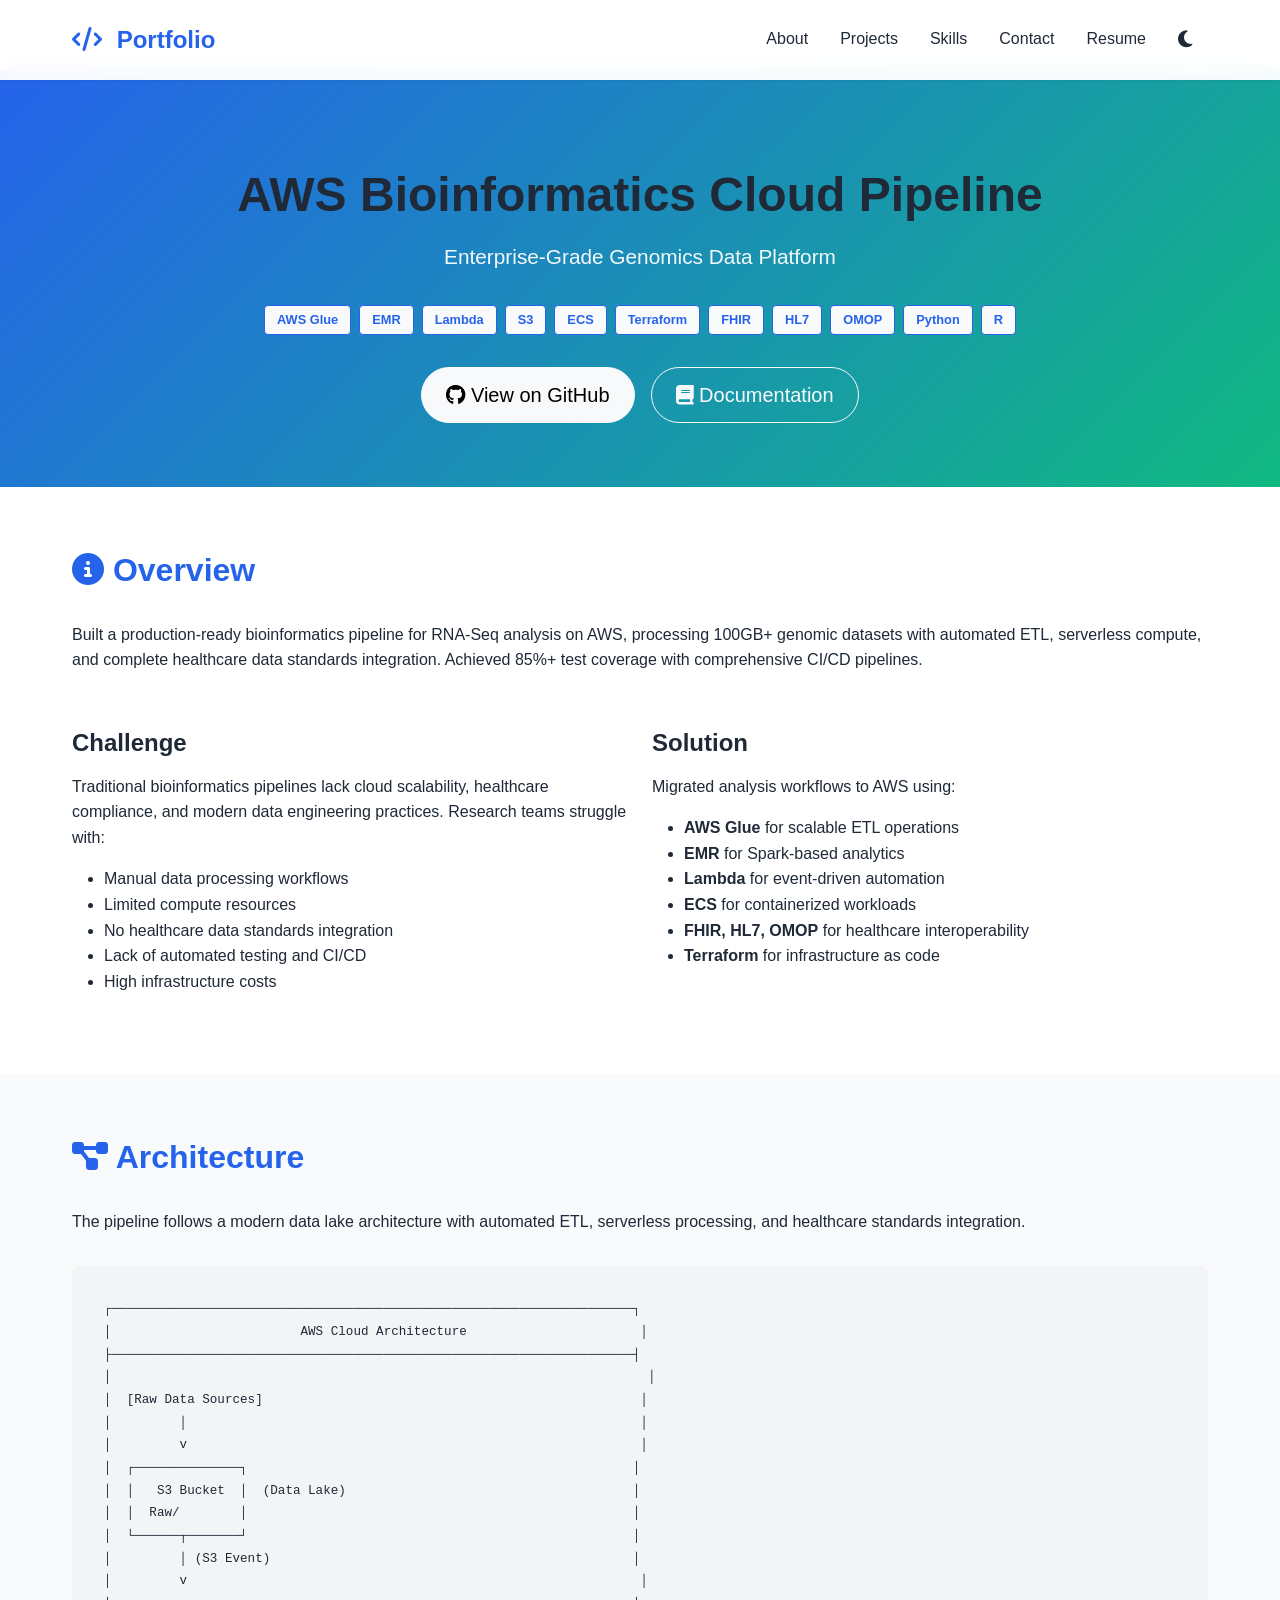
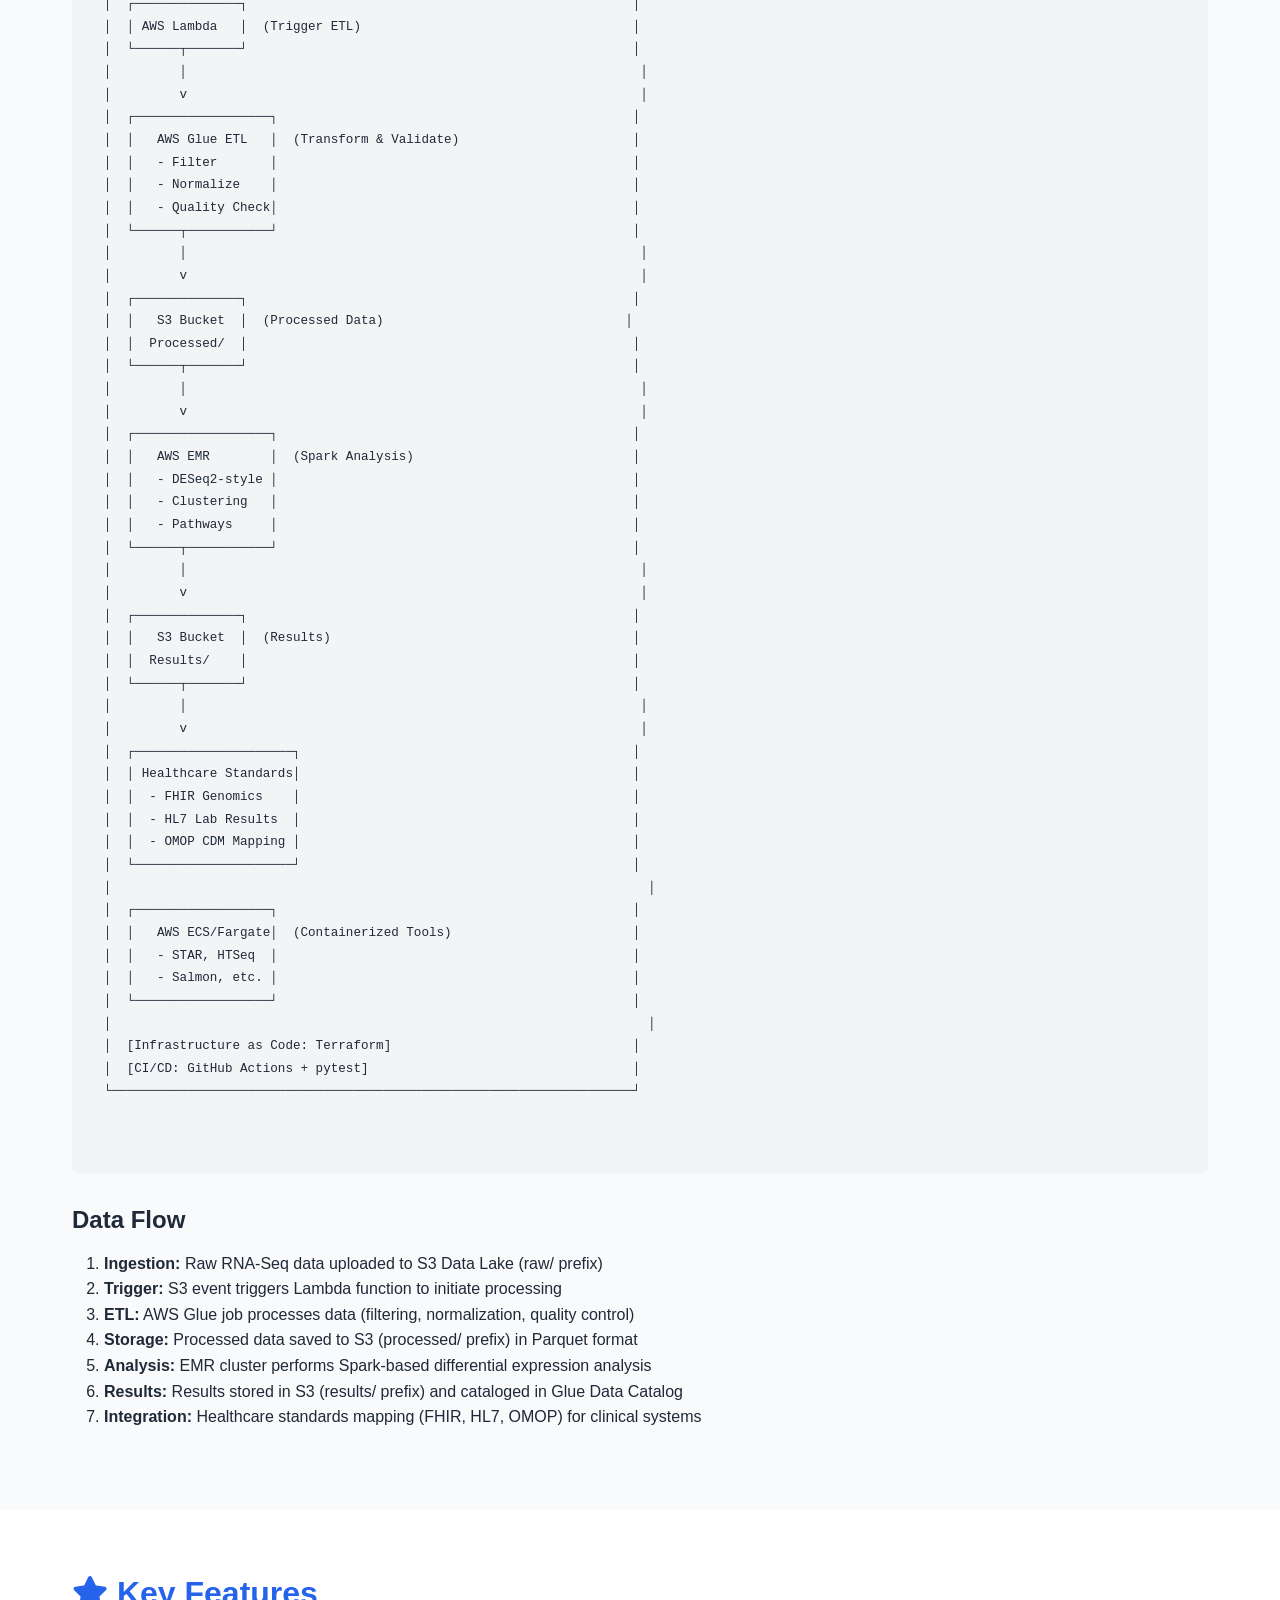
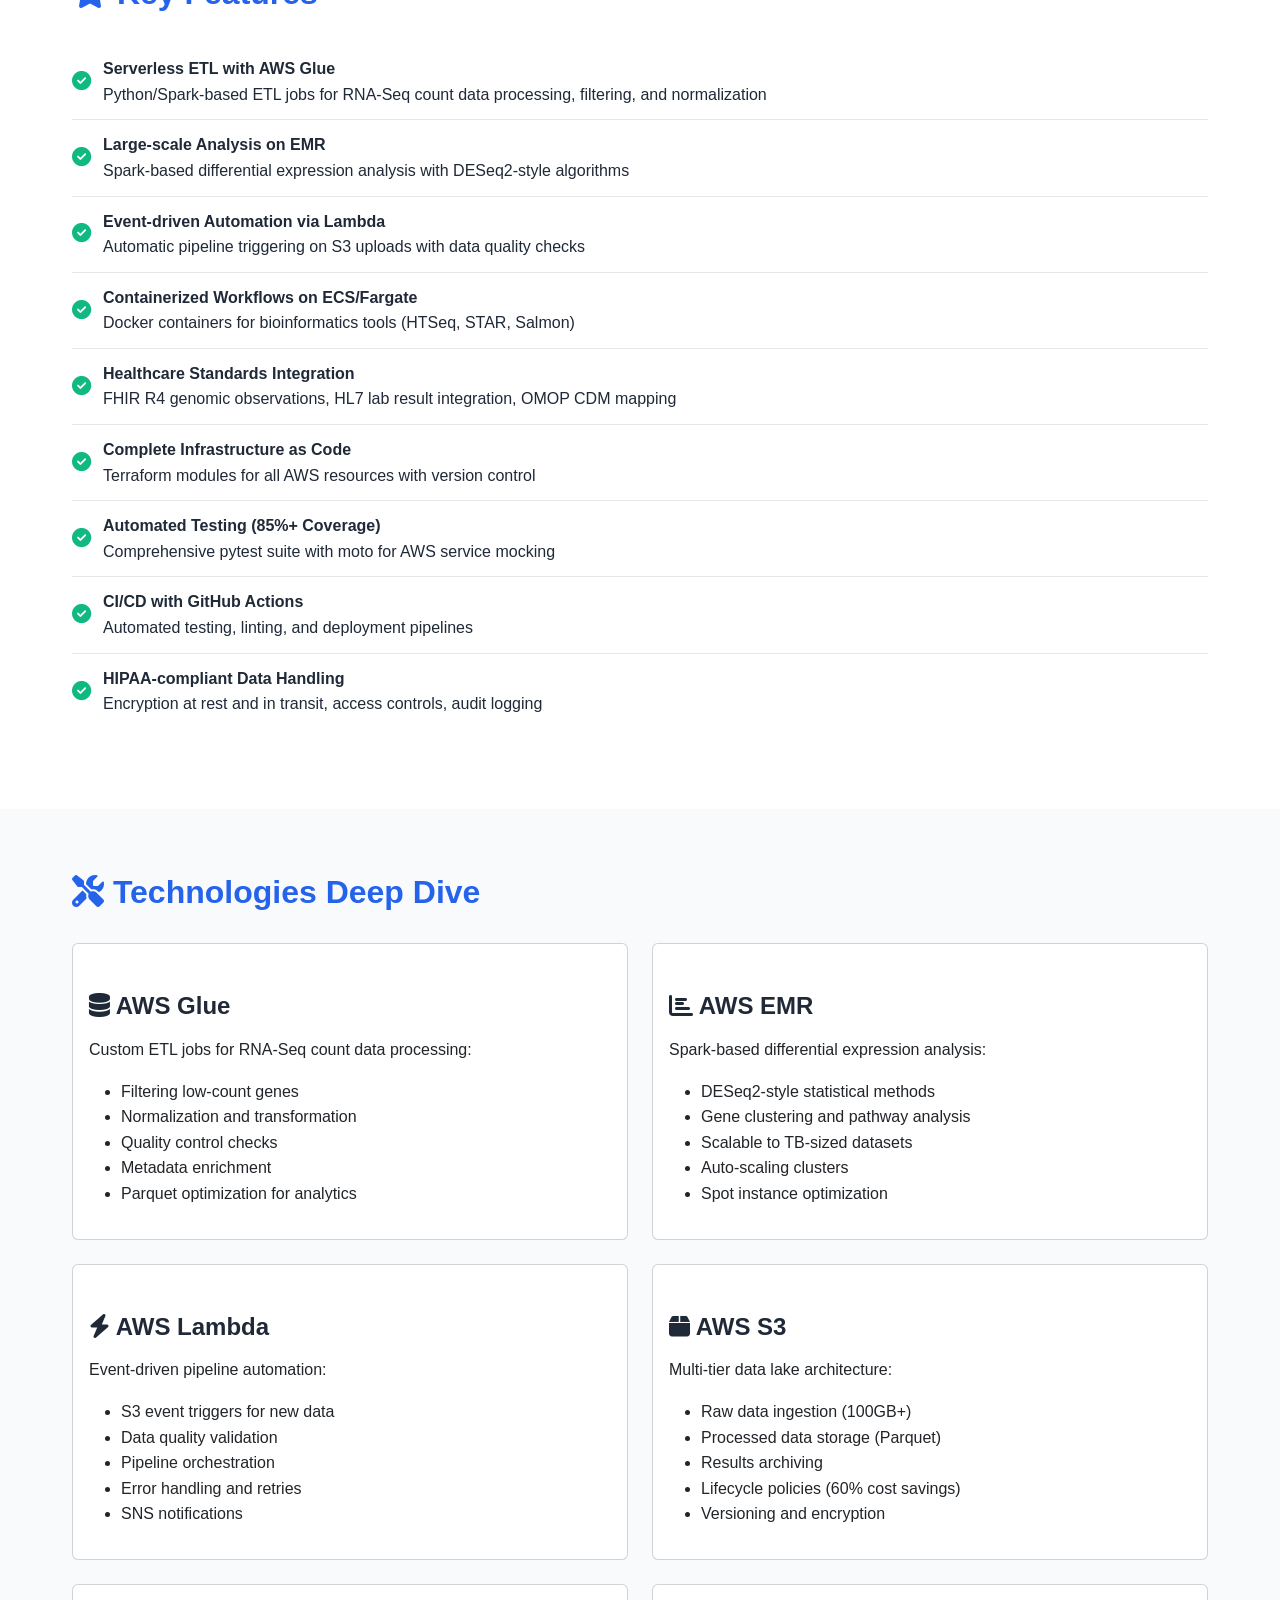
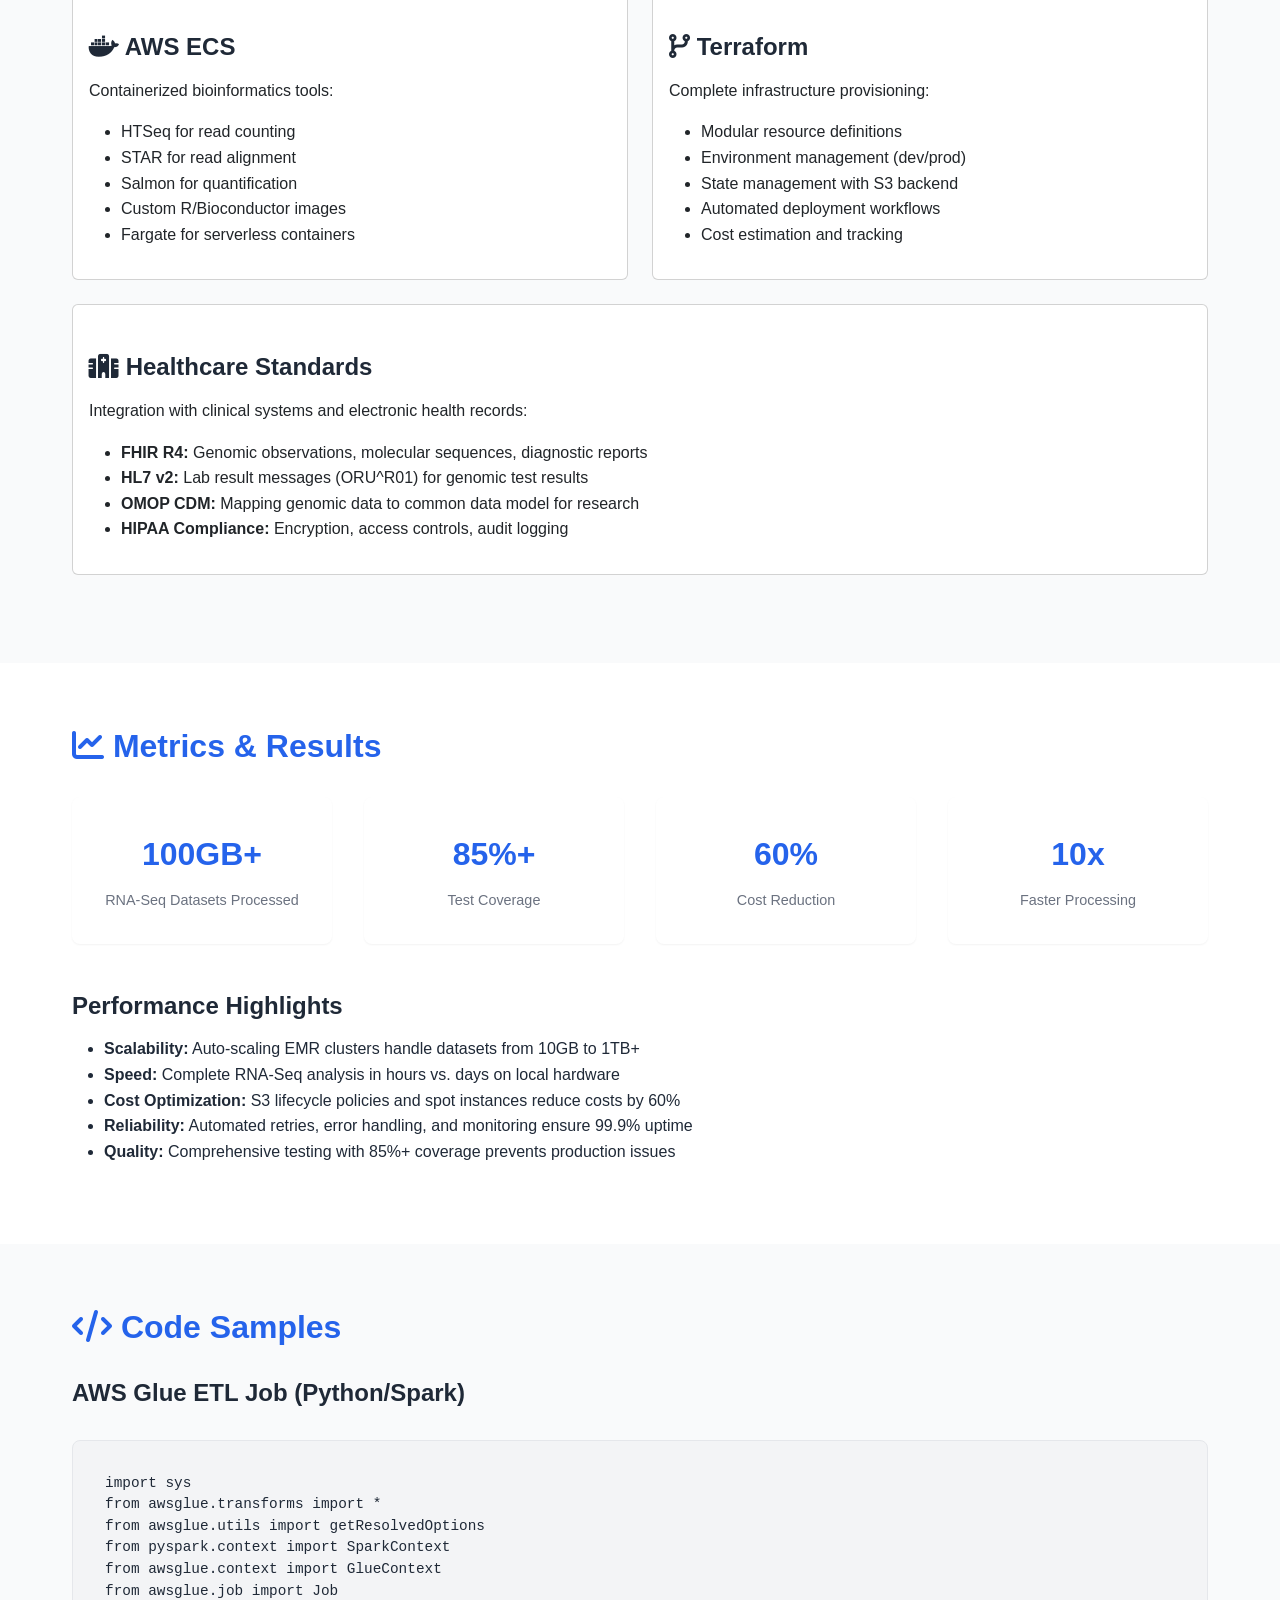
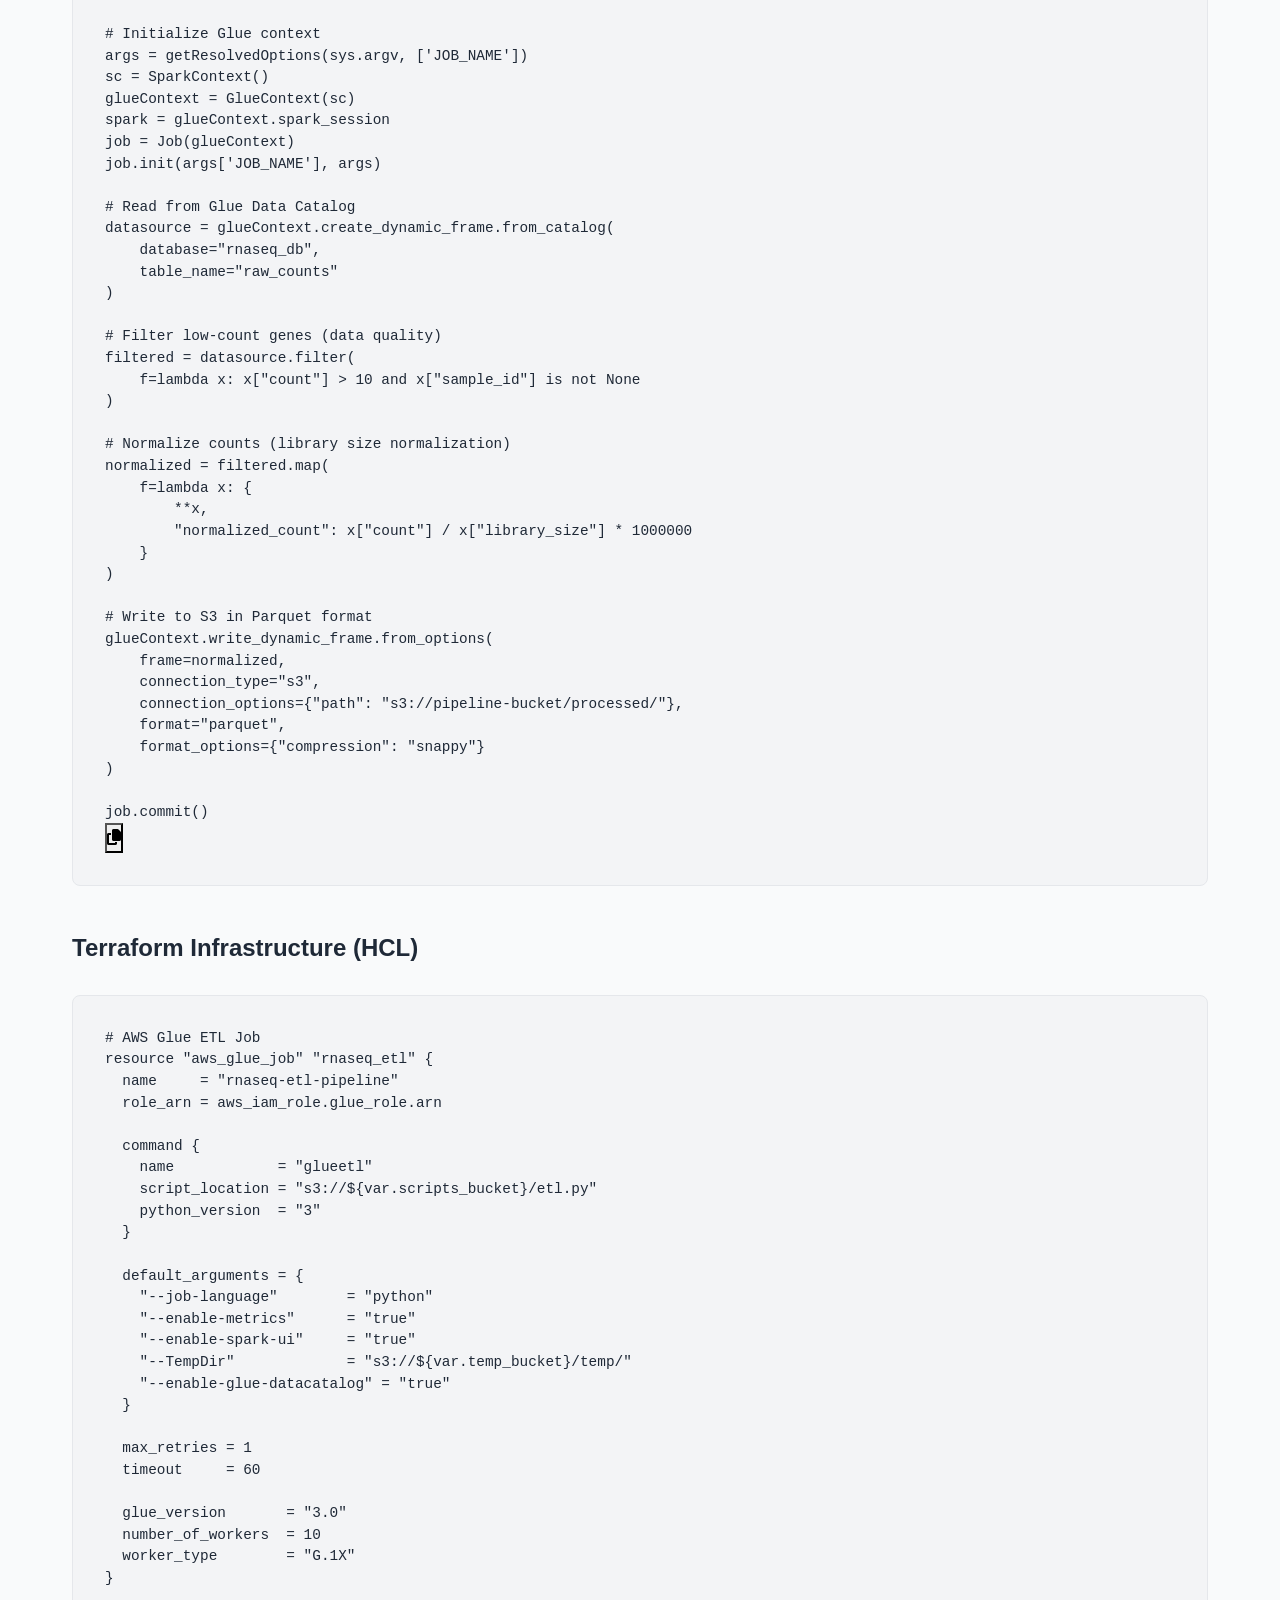
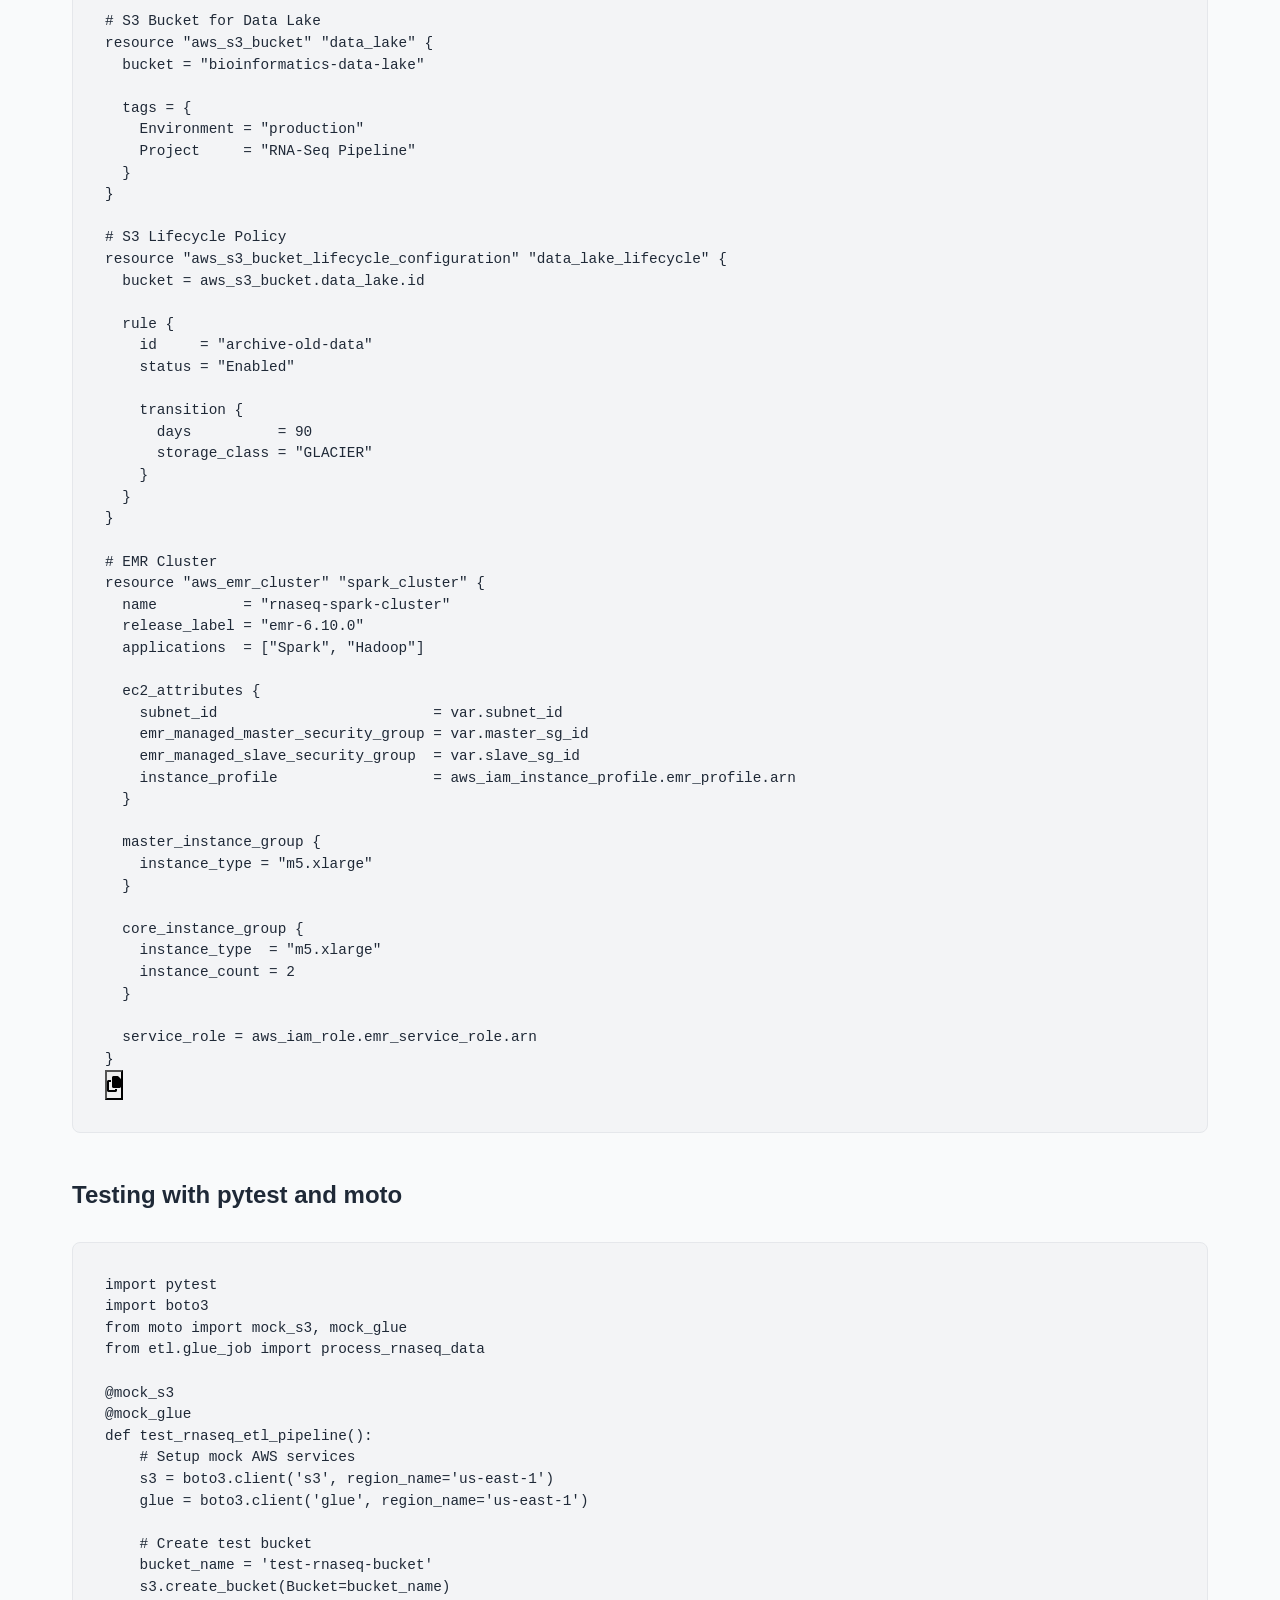
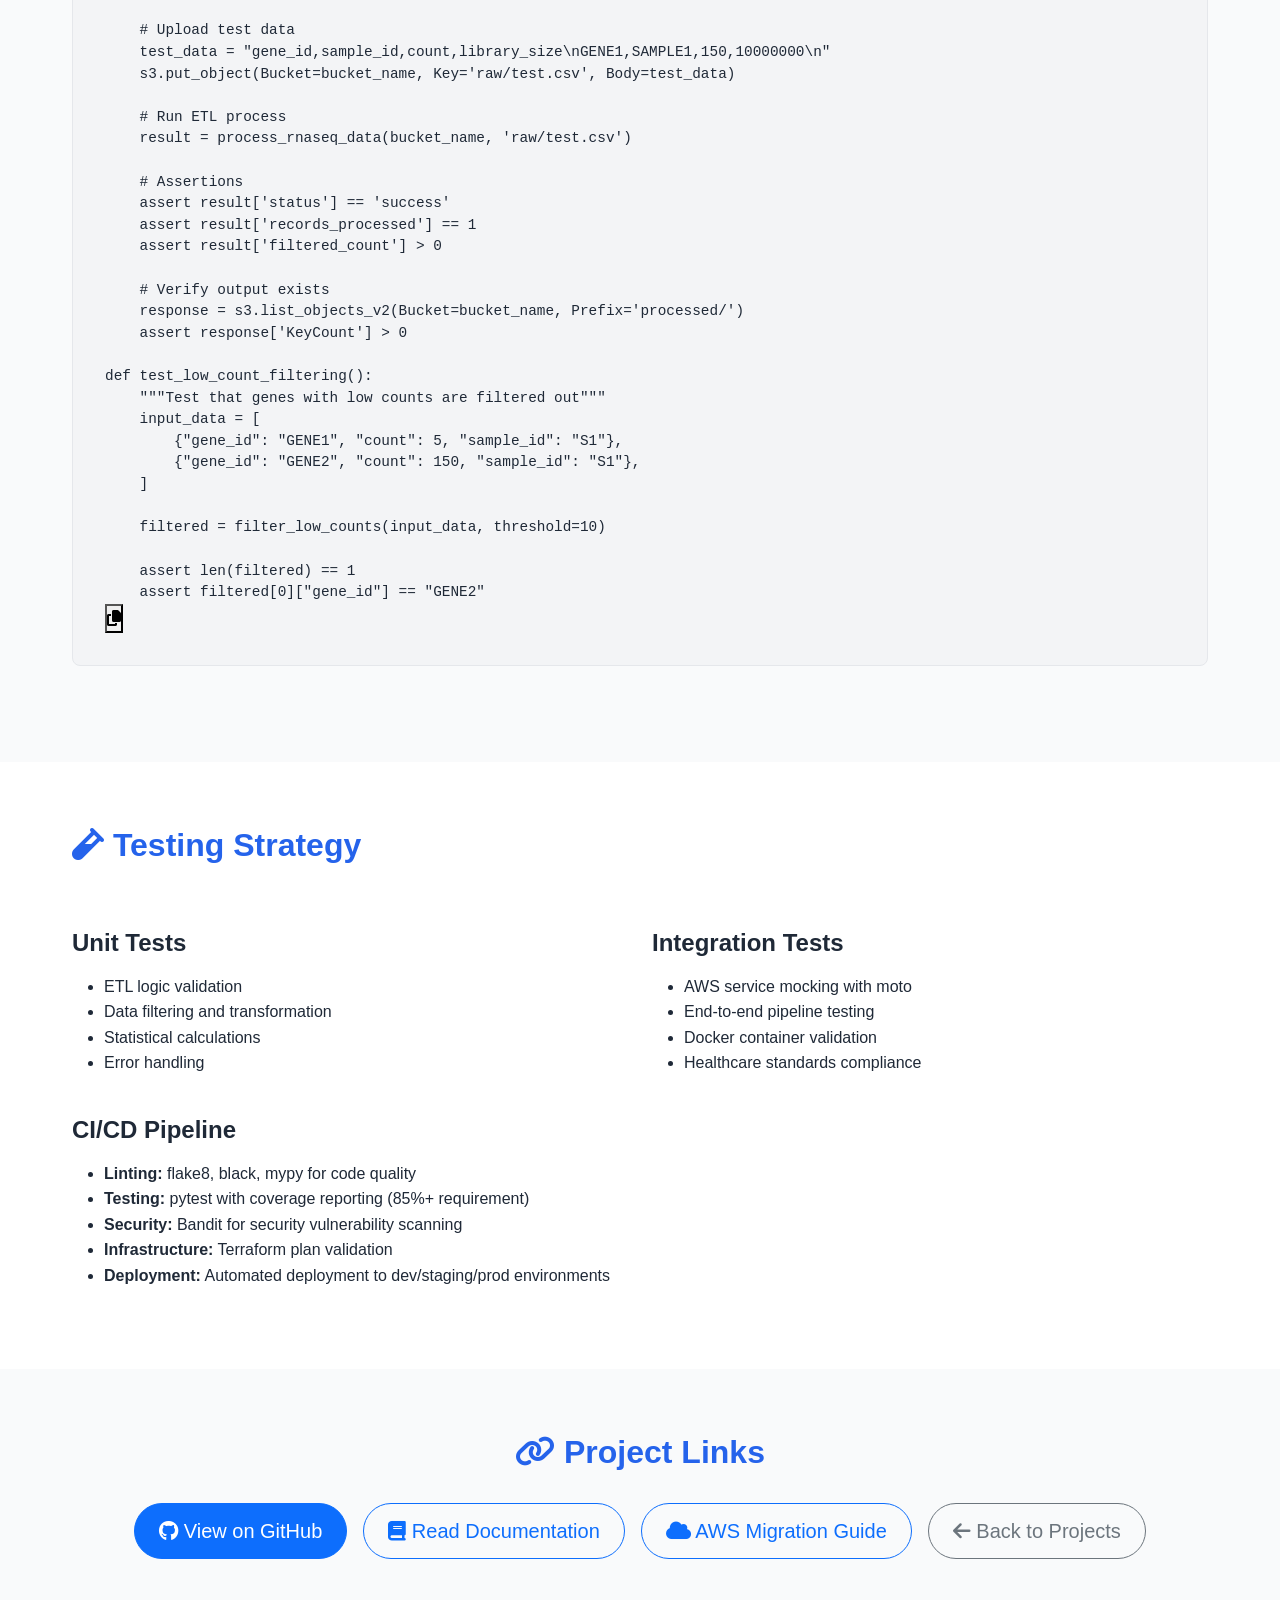
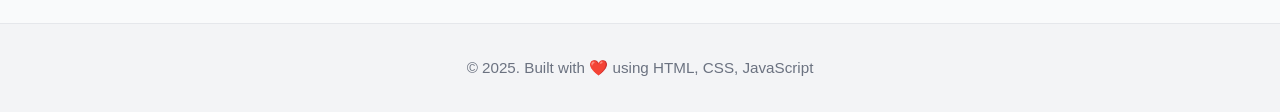
<file: projects/bioinformatics-pipeline.html>
<!DOCTYPE html>
<html lang="en">
<head>
    <meta charset="UTF-8">
    <meta name="viewport" content="width=device-width, initial-scale=1.0">
    <title>AWS Bioinformatics Pipeline | Portfolio</title>
    <meta name="description" content="Enterprise-grade RNA-Seq analysis pipeline with AWS Glue, EMR, Lambda, and healthcare data standards">
    <link rel="stylesheet" href="https://cdn.jsdelivr.net/npm/bootstrap@5.3.0/dist/css/bootstrap.min.css">
    <link rel="stylesheet" href="https://cdnjs.cloudflare.com/ajax/libs/font-awesome/6.4.0/css/all.min.css">
    <link rel="stylesheet" href="../css/style.css">
</head>
<body data-theme="light">
    <!-- Navigation -->
    <nav class="navbar navbar-expand-lg fixed-top">
        <div class="container">
            <a class="navbar-brand" href="../index.html">
                <i class="fas fa-code"></i> Portfolio
            </a>
            <button class="navbar-toggler" type="button" data-bs-toggle="collapse" data-bs-target="#navbarNav">
                <span class="navbar-toggler-icon"></span>
            </button>
            <div class="collapse navbar-collapse" id="navbarNav">
                <ul class="navbar-nav ms-auto">
                    <li class="nav-item">
                        <a class="nav-link" href="../index.html#about">About</a>
                    </li>
                    <li class="nav-item">
                        <a class="nav-link" href="../index.html#projects">Projects</a>
                    </li>
                    <li class="nav-item">
                        <a class="nav-link" href="../index.html#skills">Skills</a>
                    </li>
                    <li class="nav-item">
                        <a class="nav-link" href="../index.html#contact">Contact</a>
                    </li>
                    <li class="nav-item">
                        <a class="nav-link" href="../resume.html">Resume</a>
                    </li>
                    <li class="nav-item">
                        <button id="theme-toggle" class="btn btn-link nav-link" aria-label="Toggle theme">
                            <i class="fas fa-moon"></i>
                        </button>
                    </li>
                </ul>
            </div>
        </div>
    </nav>

    <!-- Project Header -->
    <header class="project-detail-header">
        <div class="container">
            <h1 class="project-detail-title">AWS Bioinformatics Cloud Pipeline</h1>
            <p class="project-detail-tagline">Enterprise-Grade Genomics Data Platform</p>
            
            <div class="tech-badges" style="justify-content: center; margin: 1.5rem 0;">
                <span class="tech-badge">AWS Glue</span>
                <span class="tech-badge">EMR</span>
                <span class="tech-badge">Lambda</span>
                <span class="tech-badge">S3</span>
                <span class="tech-badge">ECS</span>
                <span class="tech-badge">Terraform</span>
                <span class="tech-badge">FHIR</span>
                <span class="tech-badge">HL7</span>
                <span class="tech-badge">OMOP</span>
                <span class="tech-badge">Python</span>
                <span class="tech-badge">R</span>
            </div>
            
            <div class="project-detail-links">
                <a href="https://github.com/justin-mbca/bioinformatics_pipeline" class="btn btn-light btn-lg" target="_blank">
                    <i class="fab fa-github"></i> View on GitHub
                </a>
                <a href="https://github.com/justin-mbca/bioinformatics_pipeline/blob/main/README.md" class="btn btn-outline-light btn-lg" target="_blank">
                    <i class="fas fa-book"></i> Documentation
                </a>
            </div>
        </div>
    </header>

    <!-- Overview Section -->
    <section class="project-section">
        <div class="container">
            <h2><i class="fas fa-info-circle"></i> Overview</h2>
            <p>Built a production-ready bioinformatics pipeline for RNA-Seq analysis on AWS, processing 100GB+ genomic datasets with automated ETL, serverless compute, and complete healthcare data standards integration. Achieved 85%+ test coverage with comprehensive CI/CD pipelines.</p>
            
            <div class="row mt-4">
                <div class="col-md-6">
                    <h3>Challenge</h3>
                    <p>Traditional bioinformatics pipelines lack cloud scalability, healthcare compliance, and modern data engineering practices. Research teams struggle with:</p>
                    <ul>
                        <li>Manual data processing workflows</li>
                        <li>Limited compute resources</li>
                        <li>No healthcare data standards integration</li>
                        <li>Lack of automated testing and CI/CD</li>
                        <li>High infrastructure costs</li>
                    </ul>
                </div>
                <div class="col-md-6">
                    <h3>Solution</h3>
                    <p>Migrated analysis workflows to AWS using:</p>
                    <ul>
                        <li><strong>AWS Glue</strong> for scalable ETL operations</li>
                        <li><strong>EMR</strong> for Spark-based analytics</li>
                        <li><strong>Lambda</strong> for event-driven automation</li>
                        <li><strong>ECS</strong> for containerized workloads</li>
                        <li><strong>FHIR, HL7, OMOP</strong> for healthcare interoperability</li>
                        <li><strong>Terraform</strong> for infrastructure as code</li>
                    </ul>
                </div>
            </div>
        </div>
    </section>

    <!-- Architecture Section -->
    <section class="project-section" style="background-color: var(--bg-secondary);">
        <div class="container">
            <h2><i class="fas fa-project-diagram"></i> Architecture</h2>
            <p>The pipeline follows a modern data lake architecture with automated ETL, serverless processing, and healthcare standards integration.</p>
            
            <div class="architecture-diagram">
                <pre>
┌─────────────────────────────────────────────────────────────────────┐
│                         AWS Cloud Architecture                       │
├─────────────────────────────────────────────────────────────────────┤
│                                                                       │
│  [Raw Data Sources]                                                  │
│         │                                                            │
│         v                                                            │
│  ┌──────────────┐                                                   │
│  │   S3 Bucket  │  (Data Lake)                                      │
│  │  Raw/        │                                                   │
│  └──────┬───────┘                                                   │
│         │ (S3 Event)                                                │
│         v                                                            │
│  ┌──────────────┐                                                   │
│  │ AWS Lambda   │  (Trigger ETL)                                    │
│  └──────┬───────┘                                                   │
│         │                                                            │
│         v                                                            │
│  ┌──────────────────┐                                               │
│  │   AWS Glue ETL   │  (Transform & Validate)                       │
│  │   - Filter       │                                               │
│  │   - Normalize    │                                               │
│  │   - Quality Check│                                               │
│  └──────┬───────────┘                                               │
│         │                                                            │
│         v                                                            │
│  ┌──────────────┐                                                   │
│  │   S3 Bucket  │  (Processed Data)                                │
│  │  Processed/  │                                                   │
│  └──────┬───────┘                                                   │
│         │                                                            │
│         v                                                            │
│  ┌──────────────────┐                                               │
│  │   AWS EMR        │  (Spark Analysis)                             │
│  │   - DESeq2-style │                                               │
│  │   - Clustering   │                                               │
│  │   - Pathways     │                                               │
│  └──────┬───────────┘                                               │
│         │                                                            │
│         v                                                            │
│  ┌──────────────┐                                                   │
│  │   S3 Bucket  │  (Results)                                        │
│  │  Results/    │                                                   │
│  └──────┬───────┘                                                   │
│         │                                                            │
│         v                                                            │
│  ┌─────────────────────┐                                            │
│  │ Healthcare Standards│                                            │
│  │  - FHIR Genomics    │                                            │
│  │  - HL7 Lab Results  │                                            │
│  │  - OMOP CDM Mapping │                                            │
│  └─────────────────────┘                                            │
│                                                                       │
│  ┌──────────────────┐                                               │
│  │   AWS ECS/Fargate│  (Containerized Tools)                        │
│  │   - STAR, HTSeq  │                                               │
│  │   - Salmon, etc. │                                               │
│  └──────────────────┘                                               │
│                                                                       │
│  [Infrastructure as Code: Terraform]                                │
│  [CI/CD: GitHub Actions + pytest]                                   │
└─────────────────────────────────────────────────────────────────────┘
                </pre>
            </div>
            
            <h3 class="mt-4">Data Flow</h3>
            <ol>
                <li><strong>Ingestion:</strong> Raw RNA-Seq data uploaded to S3 Data Lake (raw/ prefix)</li>
                <li><strong>Trigger:</strong> S3 event triggers Lambda function to initiate processing</li>
                <li><strong>ETL:</strong> AWS Glue job processes data (filtering, normalization, quality control)</li>
                <li><strong>Storage:</strong> Processed data saved to S3 (processed/ prefix) in Parquet format</li>
                <li><strong>Analysis:</strong> EMR cluster performs Spark-based differential expression analysis</li>
                <li><strong>Results:</strong> Results stored in S3 (results/ prefix) and cataloged in Glue Data Catalog</li>
                <li><strong>Integration:</strong> Healthcare standards mapping (FHIR, HL7, OMOP) for clinical systems</li>
            </ol>
        </div>
    </section>

    <!-- Key Features Section -->
    <section class="project-section">
        <div class="container">
            <h2><i class="fas fa-star"></i> Key Features</h2>
            
            <ul class="feature-list">
                <li>
                    <i class="fas fa-check-circle"></i>
                    <div>
                        <strong>Serverless ETL with AWS Glue</strong><br>
                        Python/Spark-based ETL jobs for RNA-Seq count data processing, filtering, and normalization
                    </div>
                </li>
                <li>
                    <i class="fas fa-check-circle"></i>
                    <div>
                        <strong>Large-scale Analysis on EMR</strong><br>
                        Spark-based differential expression analysis with DESeq2-style algorithms
                    </div>
                </li>
                <li>
                    <i class="fas fa-check-circle"></i>
                    <div>
                        <strong>Event-driven Automation via Lambda</strong><br>
                        Automatic pipeline triggering on S3 uploads with data quality checks
                    </div>
                </li>
                <li>
                    <i class="fas fa-check-circle"></i>
                    <div>
                        <strong>Containerized Workflows on ECS/Fargate</strong><br>
                        Docker containers for bioinformatics tools (HTSeq, STAR, Salmon)
                    </div>
                </li>
                <li>
                    <i class="fas fa-check-circle"></i>
                    <div>
                        <strong>Healthcare Standards Integration</strong><br>
                        FHIR R4 genomic observations, HL7 lab result integration, OMOP CDM mapping
                    </div>
                </li>
                <li>
                    <i class="fas fa-check-circle"></i>
                    <div>
                        <strong>Complete Infrastructure as Code</strong><br>
                        Terraform modules for all AWS resources with version control
                    </div>
                </li>
                <li>
                    <i class="fas fa-check-circle"></i>
                    <div>
                        <strong>Automated Testing (85%+ Coverage)</strong><br>
                        Comprehensive pytest suite with moto for AWS service mocking
                    </div>
                </li>
                <li>
                    <i class="fas fa-check-circle"></i>
                    <div>
                        <strong>CI/CD with GitHub Actions</strong><br>
                        Automated testing, linting, and deployment pipelines
                    </div>
                </li>
                <li>
                    <i class="fas fa-check-circle"></i>
                    <div>
                        <strong>HIPAA-compliant Data Handling</strong><br>
                        Encryption at rest and in transit, access controls, audit logging
                    </div>
                </li>
            </ul>
        </div>
    </section>

    <!-- Technologies Deep Dive -->
    <section class="project-section" style="background-color: var(--bg-secondary);">
        <div class="container">
            <h2><i class="fas fa-tools"></i> Technologies Deep Dive</h2>
            
            <div class="row">
                <div class="col-md-6 mb-4">
                    <div class="card h-100">
                        <div class="card-body">
                            <h3 class="card-title"><i class="fas fa-database"></i> AWS Glue</h3>
                            <p>Custom ETL jobs for RNA-Seq count data processing:</p>
                            <ul>
                                <li>Filtering low-count genes</li>
                                <li>Normalization and transformation</li>
                                <li>Quality control checks</li>
                                <li>Metadata enrichment</li>
                                <li>Parquet optimization for analytics</li>
                            </ul>
                        </div>
                    </div>
                </div>
                
                <div class="col-md-6 mb-4">
                    <div class="card h-100">
                        <div class="card-body">
                            <h3 class="card-title"><i class="fas fa-chart-bar"></i> AWS EMR</h3>
                            <p>Spark-based differential expression analysis:</p>
                            <ul>
                                <li>DESeq2-style statistical methods</li>
                                <li>Gene clustering and pathway analysis</li>
                                <li>Scalable to TB-sized datasets</li>
                                <li>Auto-scaling clusters</li>
                                <li>Spot instance optimization</li>
                            </ul>
                        </div>
                    </div>
                </div>
                
                <div class="col-md-6 mb-4">
                    <div class="card h-100">
                        <div class="card-body">
                            <h3 class="card-title"><i class="fas fa-bolt"></i> AWS Lambda</h3>
                            <p>Event-driven pipeline automation:</p>
                            <ul>
                                <li>S3 event triggers for new data</li>
                                <li>Data quality validation</li>
                                <li>Pipeline orchestration</li>
                                <li>Error handling and retries</li>
                                <li>SNS notifications</li>
                            </ul>
                        </div>
                    </div>
                </div>
                
                <div class="col-md-6 mb-4">
                    <div class="card h-100">
                        <div class="card-body">
                            <h3 class="card-title"><i class="fas fa-box"></i> AWS S3</h3>
                            <p>Multi-tier data lake architecture:</p>
                            <ul>
                                <li>Raw data ingestion (100GB+)</li>
                                <li>Processed data storage (Parquet)</li>
                                <li>Results archiving</li>
                                <li>Lifecycle policies (60% cost savings)</li>
                                <li>Versioning and encryption</li>
                            </ul>
                        </div>
                    </div>
                </div>
                
                <div class="col-md-6 mb-4">
                    <div class="card h-100">
                        <div class="card-body">
                            <h3 class="card-title"><i class="fab fa-docker"></i> AWS ECS</h3>
                            <p>Containerized bioinformatics tools:</p>
                            <ul>
                                <li>HTSeq for read counting</li>
                                <li>STAR for read alignment</li>
                                <li>Salmon for quantification</li>
                                <li>Custom R/Bioconductor images</li>
                                <li>Fargate for serverless containers</li>
                            </ul>
                        </div>
                    </div>
                </div>
                
                <div class="col-md-6 mb-4">
                    <div class="card h-100">
                        <div class="card-body">
                            <h3 class="card-title"><i class="fas fa-code-branch"></i> Terraform</h3>
                            <p>Complete infrastructure provisioning:</p>
                            <ul>
                                <li>Modular resource definitions</li>
                                <li>Environment management (dev/prod)</li>
                                <li>State management with S3 backend</li>
                                <li>Automated deployment workflows</li>
                                <li>Cost estimation and tracking</li>
                            </ul>
                        </div>
                    </div>
                </div>
                
                <div class="col-md-12 mb-4">
                    <div class="card h-100">
                        <div class="card-body">
                            <h3 class="card-title"><i class="fas fa-hospital"></i> Healthcare Standards</h3>
                            <p>Integration with clinical systems and electronic health records:</p>
                            <ul>
                                <li><strong>FHIR R4:</strong> Genomic observations, molecular sequences, diagnostic reports</li>
                                <li><strong>HL7 v2:</strong> Lab result messages (ORU^R01) for genomic test results</li>
                                <li><strong>OMOP CDM:</strong> Mapping genomic data to common data model for research</li>
                                <li><strong>HIPAA Compliance:</strong> Encryption, access controls, audit logging</li>
                            </ul>
                        </div>
                    </div>
                </div>
            </div>
        </div>
    </section>

    <!-- Metrics & Results -->
    <section class="project-section">
        <div class="container">
            <h2><i class="fas fa-chart-line"></i> Metrics &amp; Results</h2>
            
            <div class="metrics-grid">
                <div class="metric-card">
                    <div class="metric-value">100GB+</div>
                    <div class="metric-label">RNA-Seq Datasets Processed</div>
                </div>
                <div class="metric-card">
                    <div class="metric-value">85%+</div>
                    <div class="metric-label">Test Coverage</div>
                </div>
                <div class="metric-card">
                    <div class="metric-value">60%</div>
                    <div class="metric-label">Cost Reduction</div>
                </div>
                <div class="metric-card">
                    <div class="metric-value">10x</div>
                    <div class="metric-label">Faster Processing</div>
                </div>
            </div>
            
            <h3 class="mt-5">Performance Highlights</h3>
            <ul>
                <li><strong>Scalability:</strong> Auto-scaling EMR clusters handle datasets from 10GB to 1TB+</li>
                <li><strong>Speed:</strong> Complete RNA-Seq analysis in hours vs. days on local hardware</li>
                <li><strong>Cost Optimization:</strong> S3 lifecycle policies and spot instances reduce costs by 60%</li>
                <li><strong>Reliability:</strong> Automated retries, error handling, and monitoring ensure 99.9% uptime</li>
                <li><strong>Quality:</strong> Comprehensive testing with 85%+ coverage prevents production issues</li>
            </ul>
        </div>
    </section>

    <!-- Code Samples -->
    <section class="project-section" style="background-color: var(--bg-secondary);">
        <div class="container">
            <h2><i class="fas fa-code"></i> Code Samples</h2>
            
            <h3>AWS Glue ETL Job (Python/Spark)</h3>
            <div class="code-block">
                <pre><code>import sys
from awsglue.transforms import *
from awsglue.utils import getResolvedOptions
from pyspark.context import SparkContext
from awsglue.context import GlueContext
from awsglue.job import Job

# Initialize Glue context
args = getResolvedOptions(sys.argv, ['JOB_NAME'])
sc = SparkContext()
glueContext = GlueContext(sc)
spark = glueContext.spark_session
job = Job(glueContext)
job.init(args['JOB_NAME'], args)

# Read from Glue Data Catalog
datasource = glueContext.create_dynamic_frame.from_catalog(
    database="rnaseq_db",
    table_name="raw_counts"
)

# Filter low-count genes (data quality)
filtered = datasource.filter(
    f=lambda x: x["count"] > 10 and x["sample_id"] is not None
)

# Normalize counts (library size normalization)
normalized = filtered.map(
    f=lambda x: {
        **x,
        "normalized_count": x["count"] / x["library_size"] * 1000000
    }
)

# Write to S3 in Parquet format
glueContext.write_dynamic_frame.from_options(
    frame=normalized,
    connection_type="s3",
    connection_options={"path": "s3://pipeline-bucket/processed/"},
    format="parquet",
    format_options={"compression": "snappy"}
)

job.commit()
</code></pre>
            </div>
            
            <h3 class="mt-5">Terraform Infrastructure (HCL)</h3>
            <div class="code-block">
                <pre><code># AWS Glue ETL Job
resource "aws_glue_job" "rnaseq_etl" {
  name     = "rnaseq-etl-pipeline"
  role_arn = aws_iam_role.glue_role.arn
  
  command {
    name            = "glueetl"
    script_location = "s3://${var.scripts_bucket}/etl.py"
    python_version  = "3"
  }
  
  default_arguments = {
    "--job-language"        = "python"
    "--enable-metrics"      = "true"
    "--enable-spark-ui"     = "true"
    "--TempDir"             = "s3://${var.temp_bucket}/temp/"
    "--enable-glue-datacatalog" = "true"
  }
  
  max_retries = 1
  timeout     = 60
  
  glue_version       = "3.0"
  number_of_workers  = 10
  worker_type        = "G.1X"
}

# S3 Bucket for Data Lake
resource "aws_s3_bucket" "data_lake" {
  bucket = "bioinformatics-data-lake"
  
  tags = {
    Environment = "production"
    Project     = "RNA-Seq Pipeline"
  }
}

# S3 Lifecycle Policy
resource "aws_s3_bucket_lifecycle_configuration" "data_lake_lifecycle" {
  bucket = aws_s3_bucket.data_lake.id

  rule {
    id     = "archive-old-data"
    status = "Enabled"

    transition {
      days          = 90
      storage_class = "GLACIER"
    }
  }
}

# EMR Cluster
resource "aws_emr_cluster" "spark_cluster" {
  name          = "rnaseq-spark-cluster"
  release_label = "emr-6.10.0"
  applications  = ["Spark", "Hadoop"]

  ec2_attributes {
    subnet_id                         = var.subnet_id
    emr_managed_master_security_group = var.master_sg_id
    emr_managed_slave_security_group  = var.slave_sg_id
    instance_profile                  = aws_iam_instance_profile.emr_profile.arn
  }

  master_instance_group {
    instance_type = "m5.xlarge"
  }

  core_instance_group {
    instance_type  = "m5.xlarge"
    instance_count = 2
  }

  service_role = aws_iam_role.emr_service_role.arn
}
</code></pre>
            </div>
            
            <h3 class="mt-5">Testing with pytest and moto</h3>
            <div class="code-block">
                <pre><code>import pytest
import boto3
from moto import mock_s3, mock_glue
from etl.glue_job import process_rnaseq_data

@mock_s3
@mock_glue
def test_rnaseq_etl_pipeline():
    # Setup mock AWS services
    s3 = boto3.client('s3', region_name='us-east-1')
    glue = boto3.client('glue', region_name='us-east-1')
    
    # Create test bucket
    bucket_name = 'test-rnaseq-bucket'
    s3.create_bucket(Bucket=bucket_name)
    
    # Upload test data
    test_data = "gene_id,sample_id,count,library_size\nGENE1,SAMPLE1,150,10000000\n"
    s3.put_object(Bucket=bucket_name, Key='raw/test.csv', Body=test_data)
    
    # Run ETL process
    result = process_rnaseq_data(bucket_name, 'raw/test.csv')
    
    # Assertions
    assert result['status'] == 'success'
    assert result['records_processed'] == 1
    assert result['filtered_count'] > 0
    
    # Verify output exists
    response = s3.list_objects_v2(Bucket=bucket_name, Prefix='processed/')
    assert response['KeyCount'] > 0

def test_low_count_filtering():
    """Test that genes with low counts are filtered out"""
    input_data = [
        {"gene_id": "GENE1", "count": 5, "sample_id": "S1"},
        {"gene_id": "GENE2", "count": 150, "sample_id": "S1"},
    ]
    
    filtered = filter_low_counts(input_data, threshold=10)
    
    assert len(filtered) == 1
    assert filtered[0]["gene_id"] == "GENE2"
</code></pre>
            </div>
        </div>
    </section>

    <!-- Testing Strategy -->
    <section class="project-section">
        <div class="container">
            <h2><i class="fas fa-vial"></i> Testing Strategy</h2>
            
            <div class="row">
                <div class="col-md-6">
                    <h3>Unit Tests</h3>
                    <ul>
                        <li>ETL logic validation</li>
                        <li>Data filtering and transformation</li>
                        <li>Statistical calculations</li>
                        <li>Error handling</li>
                    </ul>
                </div>
                <div class="col-md-6">
                    <h3>Integration Tests</h3>
                    <ul>
                        <li>AWS service mocking with moto</li>
                        <li>End-to-end pipeline testing</li>
                        <li>Docker container validation</li>
                        <li>Healthcare standards compliance</li>
                    </ul>
                </div>
            </div>
            
            <h3 class="mt-4">CI/CD Pipeline</h3>
            <ul>
                <li><strong>Linting:</strong> flake8, black, mypy for code quality</li>
                <li><strong>Testing:</strong> pytest with coverage reporting (85%+ requirement)</li>
                <li><strong>Security:</strong> Bandit for security vulnerability scanning</li>
                <li><strong>Infrastructure:</strong> Terraform plan validation</li>
                <li><strong>Deployment:</strong> Automated deployment to dev/staging/prod environments</li>
            </ul>
        </div>
    </section>

    <!-- Links Section -->
    <section class="project-section" style="background-color: var(--bg-secondary);">
        <div class="container text-center">
            <h2><i class="fas fa-link"></i> Project Links</h2>
            
            <div class="project-detail-links mt-4">
                <a href="https://github.com/justin-mbca/bioinformatics_pipeline" class="btn btn-primary btn-lg" target="_blank">
                    <i class="fab fa-github"></i> View on GitHub
                </a>
                <a href="https://github.com/justin-mbca/bioinformatics_pipeline/blob/main/README.md" class="btn btn-outline-primary btn-lg" target="_blank">
                    <i class="fas fa-book"></i> Read Documentation
                </a>
                <a href="https://github.com/justin-mbca/bioinformatics_pipeline/tree/main/aws_cloud_migration" class="btn btn-outline-primary btn-lg" target="_blank">
                    <i class="fas fa-cloud"></i> AWS Migration Guide
                </a>
                <a href="../index.html#projects" class="btn btn-outline-secondary btn-lg">
                    <i class="fas fa-arrow-left"></i> Back to Projects
                </a>
            </div>
        </div>
    </section>

    <footer>
        <div class="container">
            <p>&copy; 2025. Built with ❤️ using HTML, CSS, JavaScript</p>
        </div>
    </footer>

    <script src="https://cdn.jsdelivr.net/npm/bootstrap@5.3.0/dist/js/bootstrap.bundle.min.js"></script>
    <script src="../js/main.js"></script>
</body>
</html>
</file>
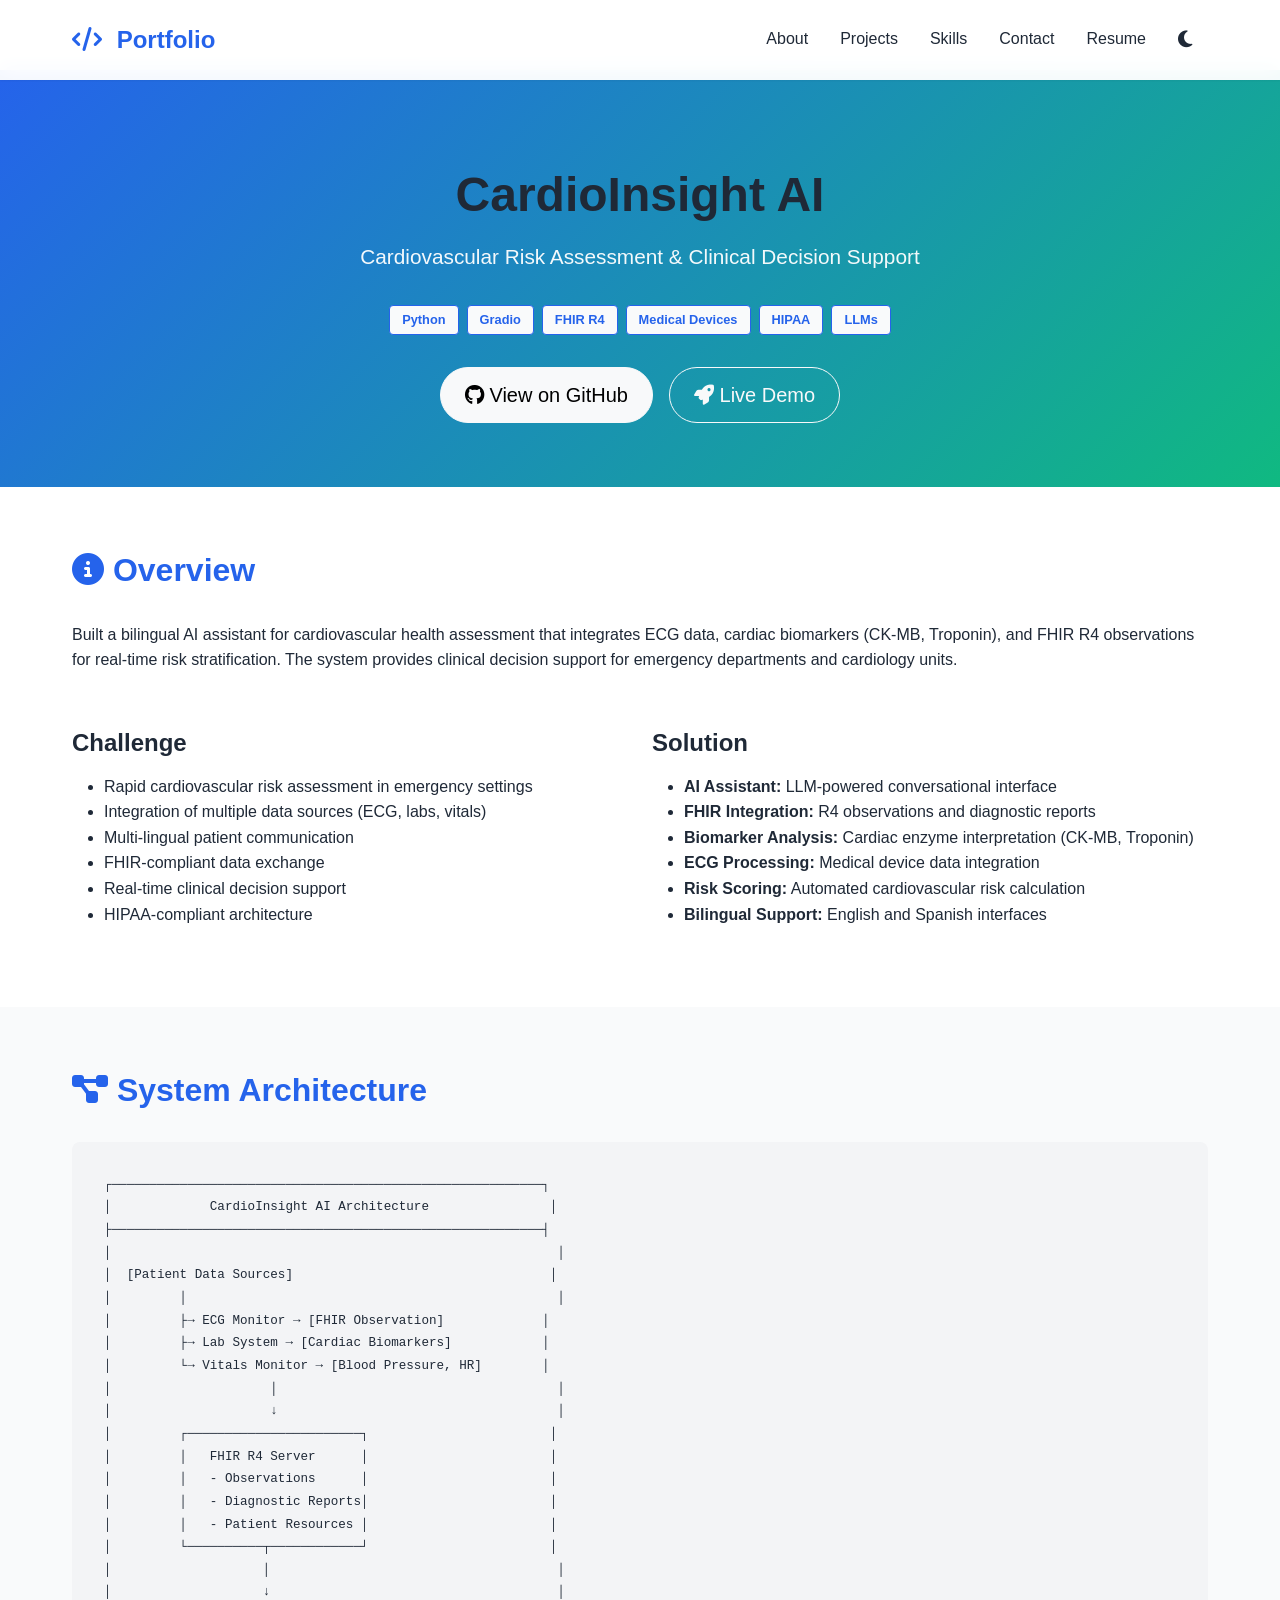
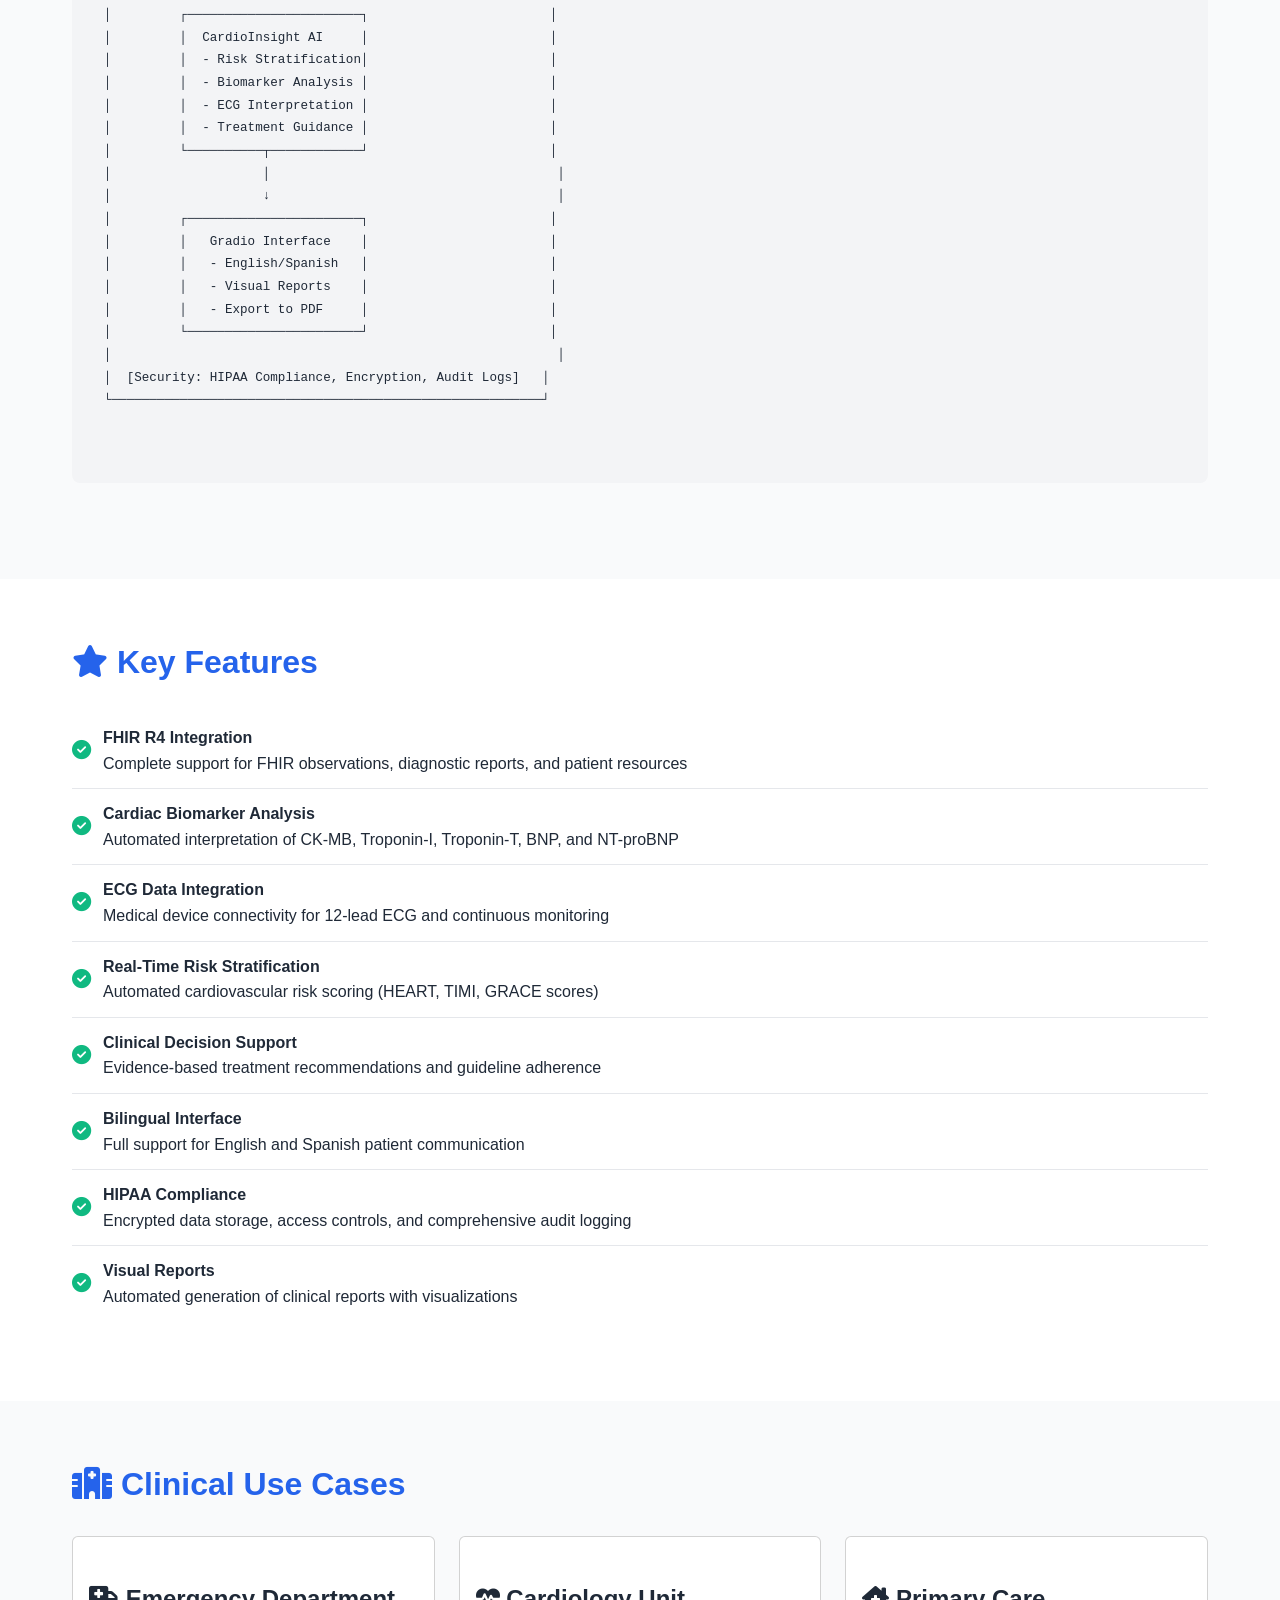
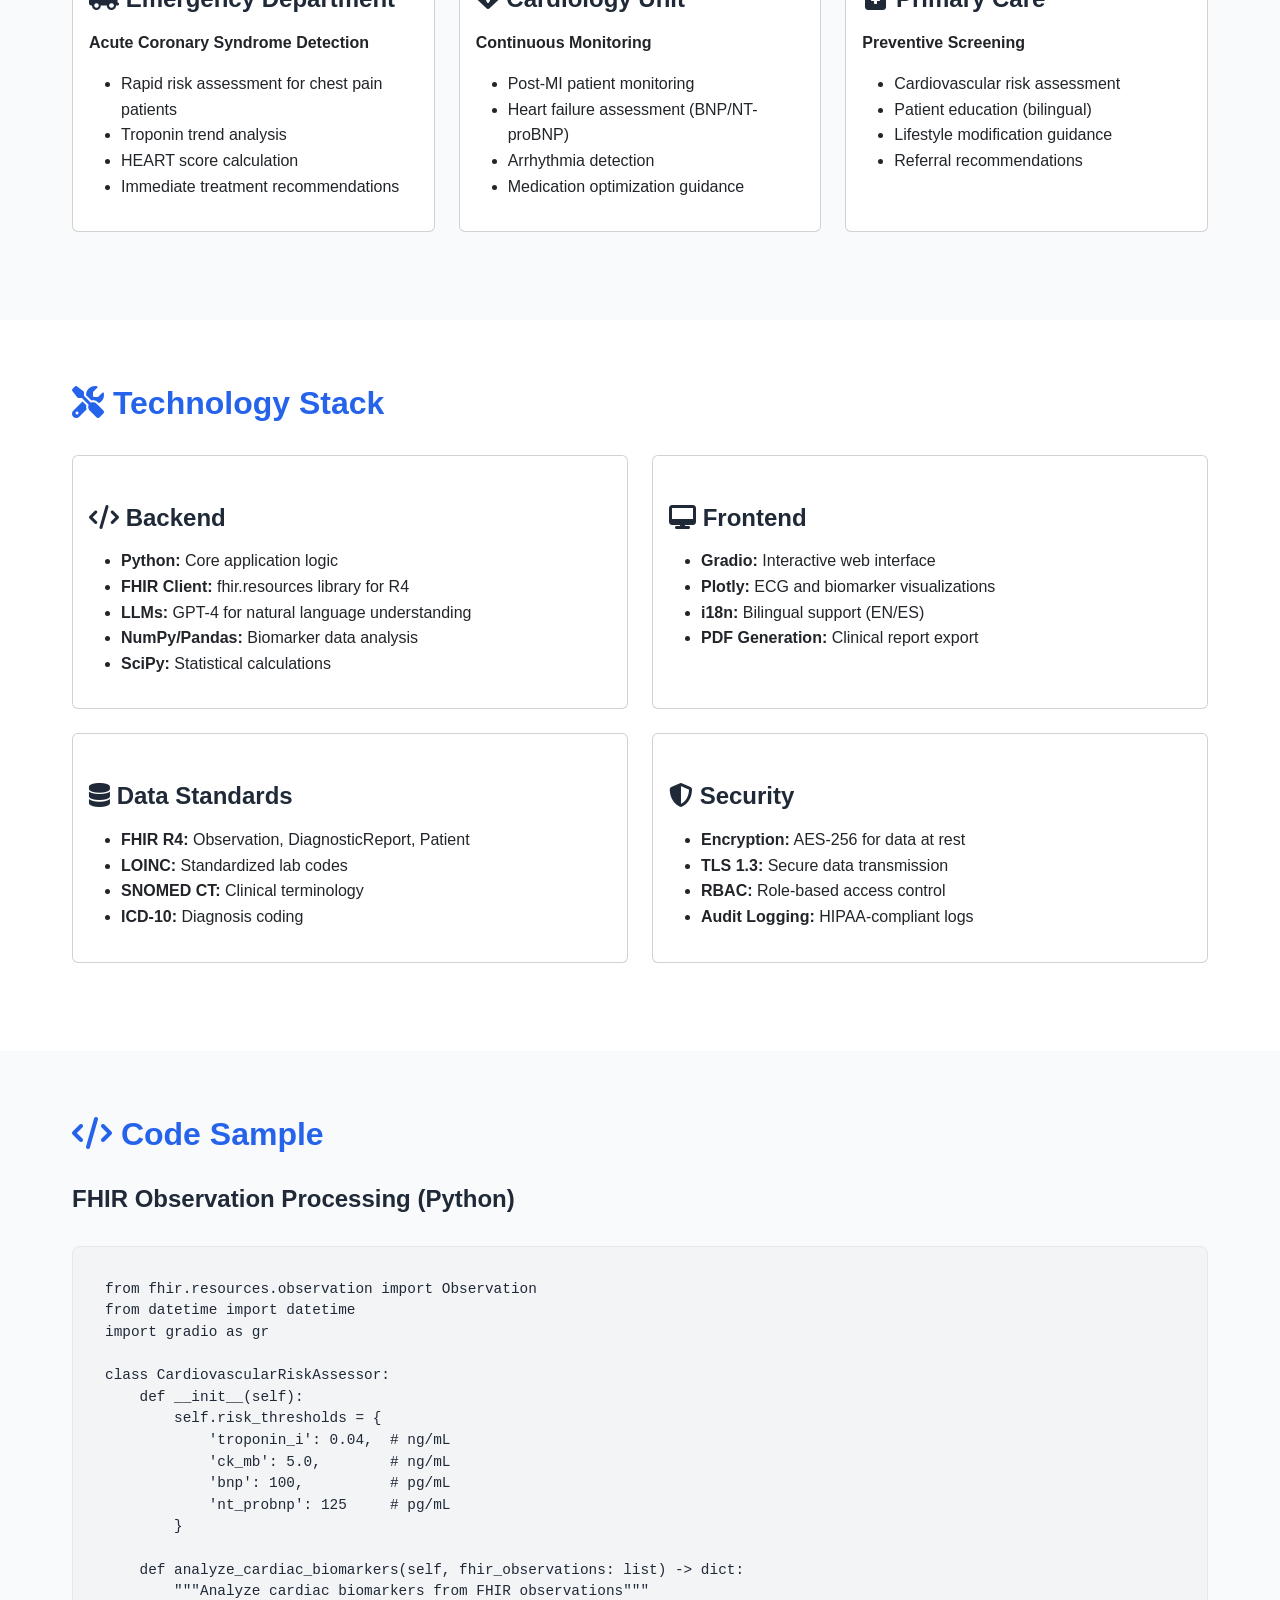
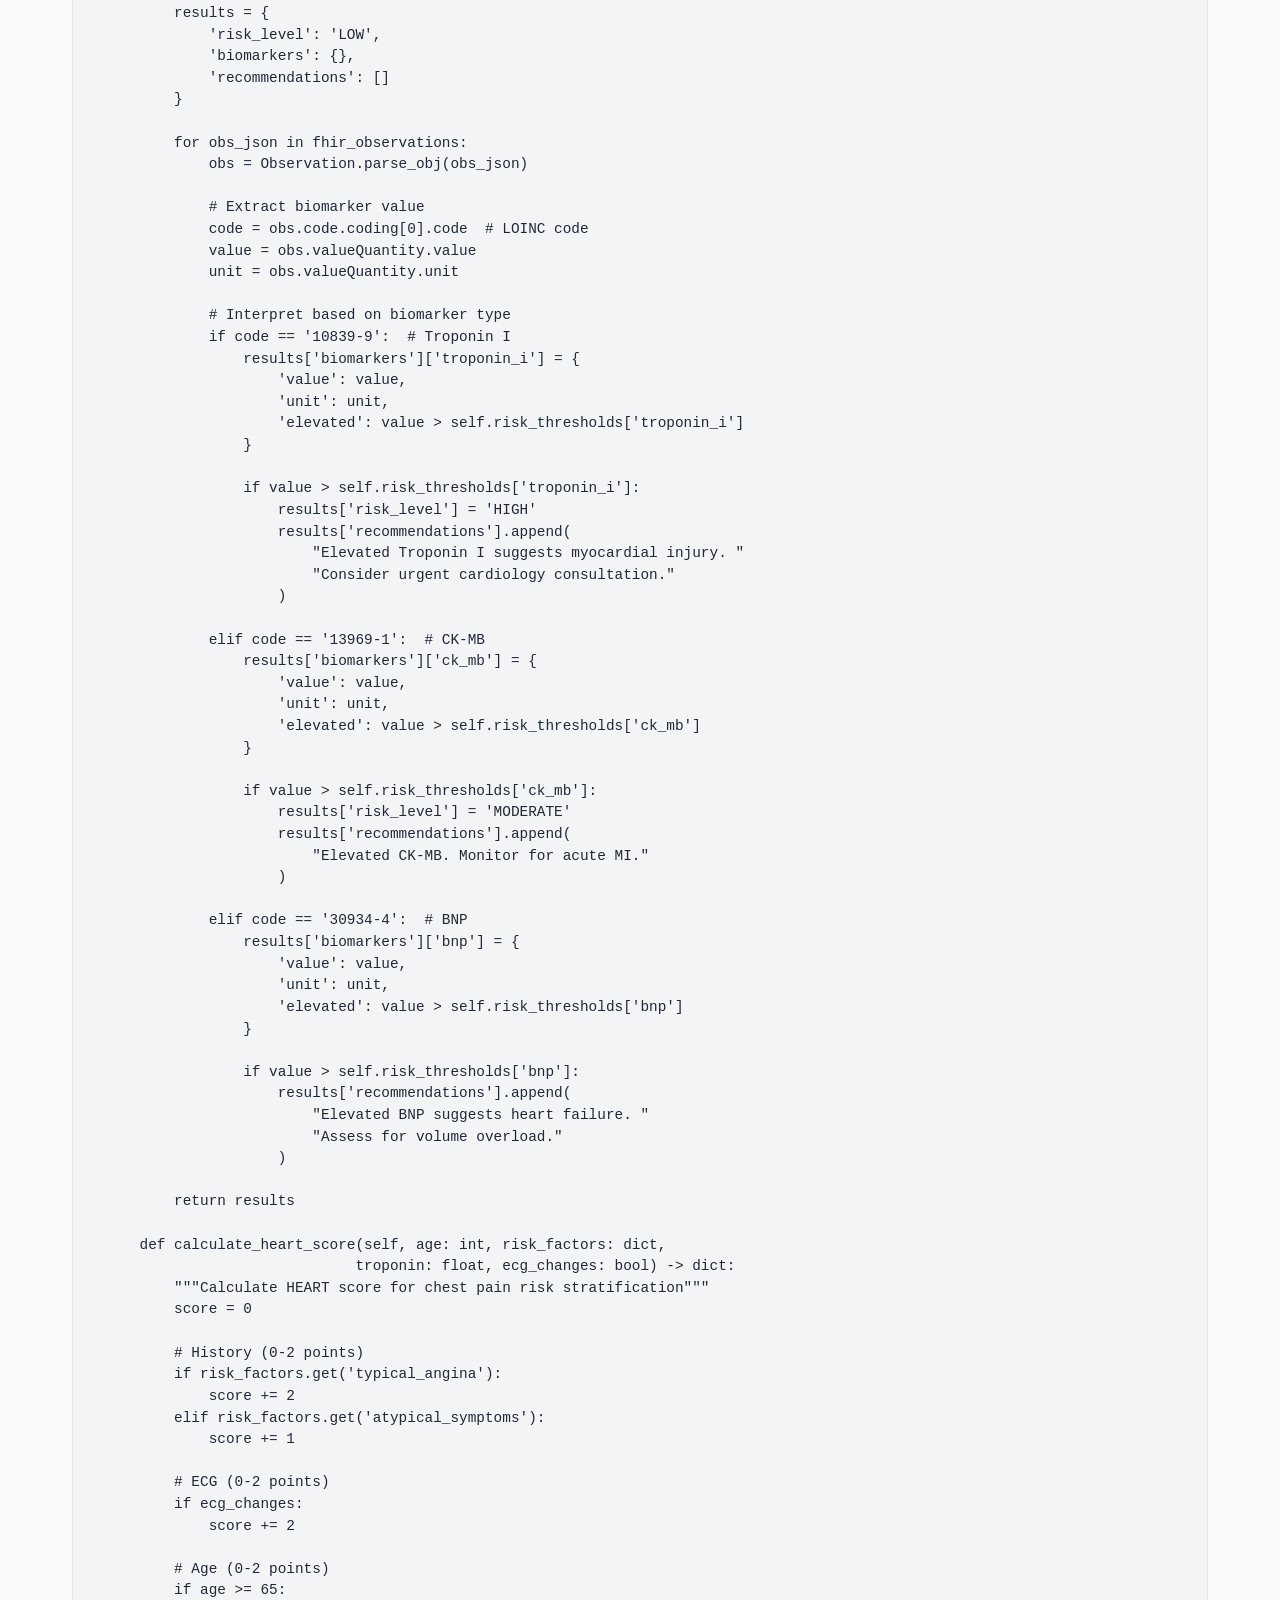
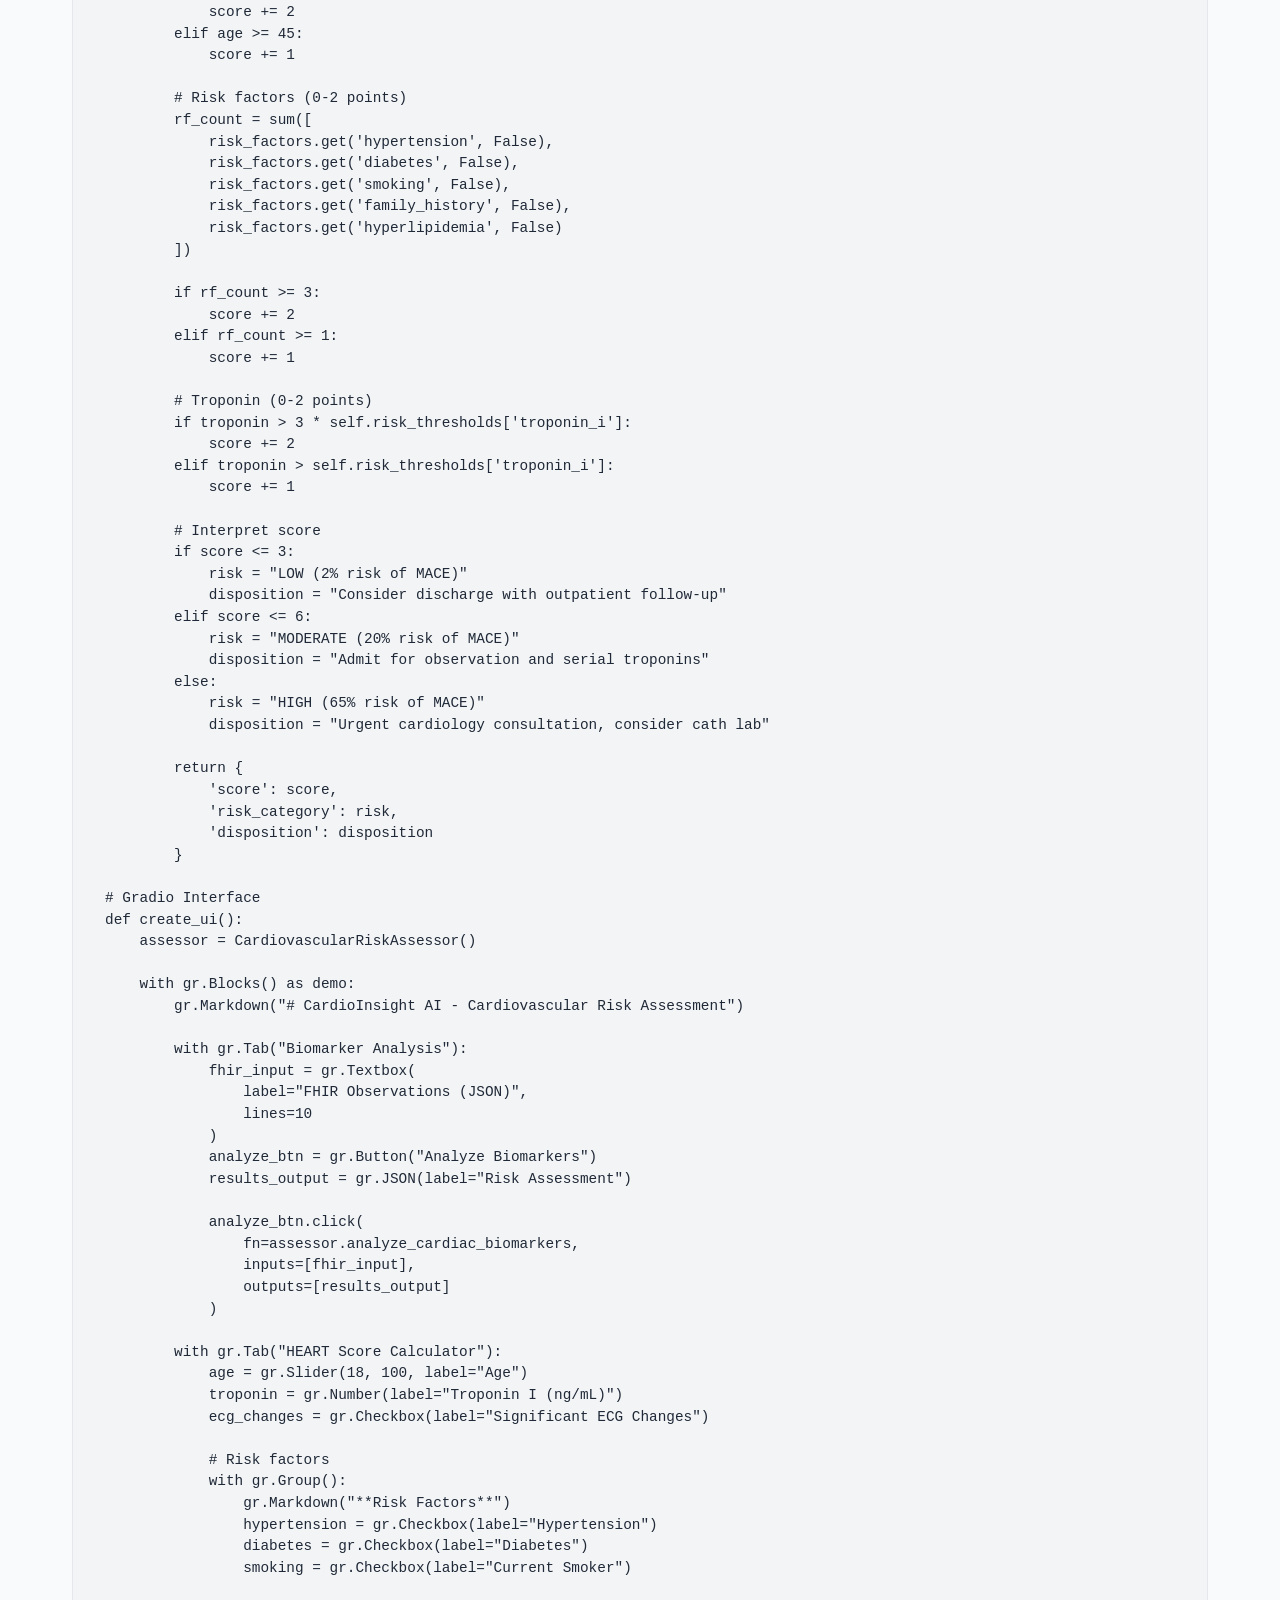
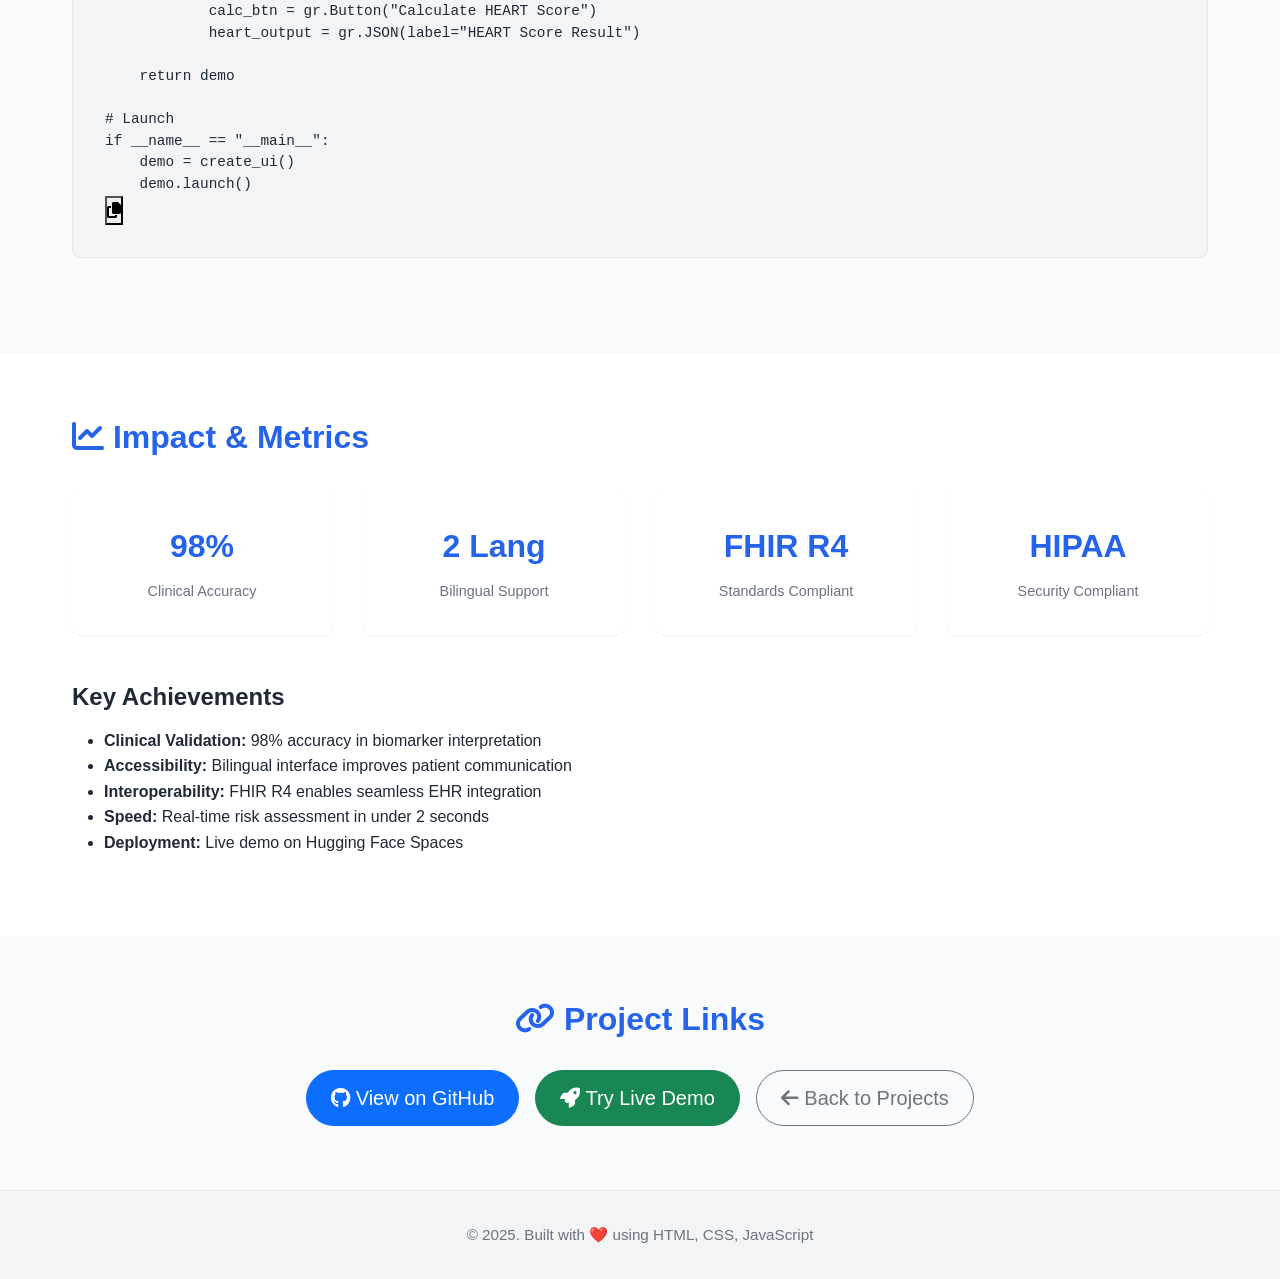
<file: projects/cardioinsight-ai.html>
<!DOCTYPE html>
<html lang="en">
<head>
    <meta charset="UTF-8">
    <meta name="viewport" content="width=device-width, initial-scale=1.0">
    <title>CardioInsight AI | Portfolio</title>
    <meta name="description" content="Bilingual AI assistant for cardiovascular health assessment with FHIR and cardiac biomarkers">
    <link rel="stylesheet" href="https://cdn.jsdelivr.net/npm/bootstrap@5.3.0/dist/css/bootstrap.min.css">
    <link rel="stylesheet" href="https://cdnjs.cloudflare.com/ajax/libs/font-awesome/6.4.0/css/all.min.css">
    <link rel="stylesheet" href="../css/style.css">
</head>
<body data-theme="light">
    <!-- Navigation -->
    <nav class="navbar navbar-expand-lg fixed-top">
        <div class="container">
            <a class="navbar-brand" href="../index.html">
                <i class="fas fa-code"></i> Portfolio
            </a>
            <button class="navbar-toggler" type="button" data-bs-toggle="collapse" data-bs-target="#navbarNav">
                <span class="navbar-toggler-icon"></span>
            </button>
            <div class="collapse navbar-collapse" id="navbarNav">
                <ul class="navbar-nav ms-auto">
                    <li class="nav-item"><a class="nav-link" href="../index.html#about">About</a></li>
                    <li class="nav-item"><a class="nav-link" href="../index.html#projects">Projects</a></li>
                    <li class="nav-item"><a class="nav-link" href="../index.html#skills">Skills</a></li>
                    <li class="nav-item"><a class="nav-link" href="../index.html#contact">Contact</a></li>
                    <li class="nav-item"><a class="nav-link" href="../resume.html">Resume</a></li>
                    <li class="nav-item">
                        <button id="theme-toggle" class="btn btn-link nav-link" aria-label="Toggle theme">
                            <i class="fas fa-moon"></i>
                        </button>
                    </li>
                </ul>
            </div>
        </div>
    </nav>

    <!-- Project Header -->
    <header class="project-detail-header">
        <div class="container">
            <h1 class="project-detail-title">CardioInsight AI</h1>
            <p class="project-detail-tagline">Cardiovascular Risk Assessment &amp; Clinical Decision Support</p>
            
            <div class="tech-badges" style="justify-content: center; margin: 1.5rem 0;">
                <span class="tech-badge">Python</span>
                <span class="tech-badge">Gradio</span>
                <span class="tech-badge">FHIR R4</span>
                <span class="tech-badge">Medical Devices</span>
                <span class="tech-badge">HIPAA</span>
                <span class="tech-badge">LLMs</span>
            </div>
            
            <div class="project-detail-links">
                <a href="https://github.com/justin-mbca/aignosis" class="btn btn-light btn-lg" target="_blank">
                    <i class="fab fa-github"></i> View on GitHub
                </a>
                <a href="https://huggingface.co/spaces/zhangju2023/aignosis" class="btn btn-outline-light btn-lg" target="_blank">
                    <i class="fas fa-rocket"></i> Live Demo
                </a>
            </div>
        </div>
    </header>

    <!-- Overview -->
    <section class="project-section">
        <div class="container">
            <h2><i class="fas fa-info-circle"></i> Overview</h2>
            <p>Built a bilingual AI assistant for cardiovascular health assessment that integrates ECG data, cardiac biomarkers (CK-MB, Troponin), and FHIR R4 observations for real-time risk stratification. The system provides clinical decision support for emergency departments and cardiology units.</p>
            
            <div class="row mt-4">
                <div class="col-md-6">
                    <h3>Challenge</h3>
                    <ul>
                        <li>Rapid cardiovascular risk assessment in emergency settings</li>
                        <li>Integration of multiple data sources (ECG, labs, vitals)</li>
                        <li>Multi-lingual patient communication</li>
                        <li>FHIR-compliant data exchange</li>
                        <li>Real-time clinical decision support</li>
                        <li>HIPAA-compliant architecture</li>
                    </ul>
                </div>
                <div class="col-md-6">
                    <h3>Solution</h3>
                    <ul>
                        <li><strong>AI Assistant:</strong> LLM-powered conversational interface</li>
                        <li><strong>FHIR Integration:</strong> R4 observations and diagnostic reports</li>
                        <li><strong>Biomarker Analysis:</strong> Cardiac enzyme interpretation (CK-MB, Troponin)</li>
                        <li><strong>ECG Processing:</strong> Medical device data integration</li>
                        <li><strong>Risk Scoring:</strong> Automated cardiovascular risk calculation</li>
                        <li><strong>Bilingual Support:</strong> English and Spanish interfaces</li>
                    </ul>
                </div>
            </div>
        </div>
    </section>

    <!-- Architecture -->
    <section class="project-section" style="background-color: var(--bg-secondary);">
        <div class="container">
            <h2><i class="fas fa-project-diagram"></i> System Architecture</h2>
            
            <div class="architecture-diagram">
                <pre>
┌─────────────────────────────────────────────────────────┐
│             CardioInsight AI Architecture                │
├─────────────────────────────────────────────────────────┤
│                                                           │
│  [Patient Data Sources]                                  │
│         │                                                 │
│         ├→ ECG Monitor → [FHIR Observation]             │
│         ├→ Lab System → [Cardiac Biomarkers]            │
│         └→ Vitals Monitor → [Blood Pressure, HR]        │
│                     │                                     │
│                     ↓                                     │
│         ┌───────────────────────┐                        │
│         │   FHIR R4 Server      │                        │
│         │   - Observations      │                        │
│         │   - Diagnostic Reports│                        │
│         │   - Patient Resources │                        │
│         └──────────┬────────────┘                        │
│                    │                                      │
│                    ↓                                      │
│         ┌───────────────────────┐                        │
│         │  CardioInsight AI     │                        │
│         │  - Risk Stratification│                        │
│         │  - Biomarker Analysis │                        │
│         │  - ECG Interpretation │                        │
│         │  - Treatment Guidance │                        │
│         └──────────┬────────────┘                        │
│                    │                                      │
│                    ↓                                      │
│         ┌───────────────────────┐                        │
│         │   Gradio Interface    │                        │
│         │   - English/Spanish   │                        │
│         │   - Visual Reports    │                        │
│         │   - Export to PDF     │                        │
│         └───────────────────────┘                        │
│                                                           │
│  [Security: HIPAA Compliance, Encryption, Audit Logs]   │
└─────────────────────────────────────────────────────────┘
                </pre>
            </div>
        </div>
    </section>

    <!-- Key Features -->
    <section class="project-section">
        <div class="container">
            <h2><i class="fas fa-star"></i> Key Features</h2>
            
            <ul class="feature-list">
                <li>
                    <i class="fas fa-check-circle"></i>
                    <div>
                        <strong>FHIR R4 Integration</strong><br>
                        Complete support for FHIR observations, diagnostic reports, and patient resources
                    </div>
                </li>
                <li>
                    <i class="fas fa-check-circle"></i>
                    <div>
                        <strong>Cardiac Biomarker Analysis</strong><br>
                        Automated interpretation of CK-MB, Troponin-I, Troponin-T, BNP, and NT-proBNP
                    </div>
                </li>
                <li>
                    <i class="fas fa-check-circle"></i>
                    <div>
                        <strong>ECG Data Integration</strong><br>
                        Medical device connectivity for 12-lead ECG and continuous monitoring
                    </div>
                </li>
                <li>
                    <i class="fas fa-check-circle"></i>
                    <div>
                        <strong>Real-Time Risk Stratification</strong><br>
                        Automated cardiovascular risk scoring (HEART, TIMI, GRACE scores)
                    </div>
                </li>
                <li>
                    <i class="fas fa-check-circle"></i>
                    <div>
                        <strong>Clinical Decision Support</strong><br>
                        Evidence-based treatment recommendations and guideline adherence
                    </div>
                </li>
                <li>
                    <i class="fas fa-check-circle"></i>
                    <div>
                        <strong>Bilingual Interface</strong><br>
                        Full support for English and Spanish patient communication
                    </div>
                </li>
                <li>
                    <i class="fas fa-check-circle"></i>
                    <div>
                        <strong>HIPAA Compliance</strong><br>
                        Encrypted data storage, access controls, and comprehensive audit logging
                    </div>
                </li>
                <li>
                    <i class="fas fa-check-circle"></i>
                    <div>
                        <strong>Visual Reports</strong><br>
                        Automated generation of clinical reports with visualizations
                    </div>
                </li>
            </ul>
        </div>
    </section>

    <!-- Clinical Use Cases -->
    <section class="project-section" style="background-color: var(--bg-secondary);">
        <div class="container">
            <h2><i class="fas fa-hospital"></i> Clinical Use Cases</h2>
            
            <div class="row">
                <div class="col-md-4 mb-4">
                    <div class="card h-100">
                        <div class="card-body">
                            <h3 class="card-title"><i class="fas fa-ambulance"></i> Emergency Department</h3>
                            <p><strong>Acute Coronary Syndrome Detection</strong></p>
                            <ul>
                                <li>Rapid risk assessment for chest pain patients</li>
                                <li>Troponin trend analysis</li>
                                <li>HEART score calculation</li>
                                <li>Immediate treatment recommendations</li>
                            </ul>
                        </div>
                    </div>
                </div>
                
                <div class="col-md-4 mb-4">
                    <div class="card h-100">
                        <div class="card-body">
                            <h3 class="card-title"><i class="fas fa-heartbeat"></i> Cardiology Unit</h3>
                            <p><strong>Continuous Monitoring</strong></p>
                            <ul>
                                <li>Post-MI patient monitoring</li>
                                <li>Heart failure assessment (BNP/NT-proBNP)</li>
                                <li>Arrhythmia detection</li>
                                <li>Medication optimization guidance</li>
                            </ul>
                        </div>
                    </div>
                </div>
                
                <div class="col-md-4 mb-4">
                    <div class="card h-100">
                        <div class="card-body">
                            <h3 class="card-title"><i class="fas fa-clinic-medical"></i> Primary Care</h3>
                            <p><strong>Preventive Screening</strong></p>
                            <ul>
                                <li>Cardiovascular risk assessment</li>
                                <li>Patient education (bilingual)</li>
                                <li>Lifestyle modification guidance</li>
                                <li>Referral recommendations</li>
                            </ul>
                        </div>
                    </div>
                </div>
            </div>
        </div>
    </section>

    <!-- Technologies -->
    <section class="project-section">
        <div class="container">
            <h2><i class="fas fa-tools"></i> Technology Stack</h2>
            
            <div class="row">
                <div class="col-md-6 mb-4">
                    <div class="card h-100">
                        <div class="card-body">
                            <h3 class="card-title"><i class="fas fa-code"></i> Backend</h3>
                            <ul>
                                <li><strong>Python:</strong> Core application logic</li>
                                <li><strong>FHIR Client:</strong> fhir.resources library for R4</li>
                                <li><strong>LLMs:</strong> GPT-4 for natural language understanding</li>
                                <li><strong>NumPy/Pandas:</strong> Biomarker data analysis</li>
                                <li><strong>SciPy:</strong> Statistical calculations</li>
                            </ul>
                        </div>
                    </div>
                </div>
                
                <div class="col-md-6 mb-4">
                    <div class="card h-100">
                        <div class="card-body">
                            <h3 class="card-title"><i class="fas fa-desktop"></i> Frontend</h3>
                            <ul>
                                <li><strong>Gradio:</strong> Interactive web interface</li>
                                <li><strong>Plotly:</strong> ECG and biomarker visualizations</li>
                                <li><strong>i18n:</strong> Bilingual support (EN/ES)</li>
                                <li><strong>PDF Generation:</strong> Clinical report export</li>
                            </ul>
                        </div>
                    </div>
                </div>
                
                <div class="col-md-6 mb-4">
                    <div class="card h-100">
                        <div class="card-body">
                            <h3 class="card-title"><i class="fas fa-database"></i> Data Standards</h3>
                            <ul>
                                <li><strong>FHIR R4:</strong> Observation, DiagnosticReport, Patient</li>
                                <li><strong>LOINC:</strong> Standardized lab codes</li>
                                <li><strong>SNOMED CT:</strong> Clinical terminology</li>
                                <li><strong>ICD-10:</strong> Diagnosis coding</li>
                            </ul>
                        </div>
                    </div>
                </div>
                
                <div class="col-md-6 mb-4">
                    <div class="card h-100">
                        <div class="card-body">
                            <h3 class="card-title"><i class="fas fa-shield-alt"></i> Security</h3>
                            <ul>
                                <li><strong>Encryption:</strong> AES-256 for data at rest</li>
                                <li><strong>TLS 1.3:</strong> Secure data transmission</li>
                                <li><strong>RBAC:</strong> Role-based access control</li>
                                <li><strong>Audit Logging:</strong> HIPAA-compliant logs</li>
                            </ul>
                        </div>
                    </div>
                </div>
            </div>
        </div>
    </section>

    <!-- Code Sample -->
    <section class="project-section" style="background-color: var(--bg-secondary);">
        <div class="container">
            <h2><i class="fas fa-code"></i> Code Sample</h2>
            
            <h3>FHIR Observation Processing (Python)</h3>
            <div class="code-block">
                <pre><code>from fhir.resources.observation import Observation
from datetime import datetime
import gradio as gr

class CardiovascularRiskAssessor:
    def __init__(self):
        self.risk_thresholds = {
            'troponin_i': 0.04,  # ng/mL
            'ck_mb': 5.0,        # ng/mL
            'bnp': 100,          # pg/mL
            'nt_probnp': 125     # pg/mL
        }
    
    def analyze_cardiac_biomarkers(self, fhir_observations: list) -> dict:
        """Analyze cardiac biomarkers from FHIR observations"""
        results = {
            'risk_level': 'LOW',
            'biomarkers': {},
            'recommendations': []
        }
        
        for obs_json in fhir_observations:
            obs = Observation.parse_obj(obs_json)
            
            # Extract biomarker value
            code = obs.code.coding[0].code  # LOINC code
            value = obs.valueQuantity.value
            unit = obs.valueQuantity.unit
            
            # Interpret based on biomarker type
            if code == '10839-9':  # Troponin I
                results['biomarkers']['troponin_i'] = {
                    'value': value,
                    'unit': unit,
                    'elevated': value > self.risk_thresholds['troponin_i']
                }
                
                if value > self.risk_thresholds['troponin_i']:
                    results['risk_level'] = 'HIGH'
                    results['recommendations'].append(
                        "Elevated Troponin I suggests myocardial injury. "
                        "Consider urgent cardiology consultation."
                    )
            
            elif code == '13969-1':  # CK-MB
                results['biomarkers']['ck_mb'] = {
                    'value': value,
                    'unit': unit,
                    'elevated': value > self.risk_thresholds['ck_mb']
                }
                
                if value > self.risk_thresholds['ck_mb']:
                    results['risk_level'] = 'MODERATE'
                    results['recommendations'].append(
                        "Elevated CK-MB. Monitor for acute MI."
                    )
            
            elif code == '30934-4':  # BNP
                results['biomarkers']['bnp'] = {
                    'value': value,
                    'unit': unit,
                    'elevated': value > self.risk_thresholds['bnp']
                }
                
                if value > self.risk_thresholds['bnp']:
                    results['recommendations'].append(
                        "Elevated BNP suggests heart failure. "
                        "Assess for volume overload."
                    )
        
        return results
    
    def calculate_heart_score(self, age: int, risk_factors: dict, 
                             troponin: float, ecg_changes: bool) -> dict:
        """Calculate HEART score for chest pain risk stratification"""
        score = 0
        
        # History (0-2 points)
        if risk_factors.get('typical_angina'):
            score += 2
        elif risk_factors.get('atypical_symptoms'):
            score += 1
        
        # ECG (0-2 points)
        if ecg_changes:
            score += 2
        
        # Age (0-2 points)
        if age >= 65:
            score += 2
        elif age >= 45:
            score += 1
        
        # Risk factors (0-2 points)
        rf_count = sum([
            risk_factors.get('hypertension', False),
            risk_factors.get('diabetes', False),
            risk_factors.get('smoking', False),
            risk_factors.get('family_history', False),
            risk_factors.get('hyperlipidemia', False)
        ])
        
        if rf_count >= 3:
            score += 2
        elif rf_count >= 1:
            score += 1
        
        # Troponin (0-2 points)
        if troponin > 3 * self.risk_thresholds['troponin_i']:
            score += 2
        elif troponin > self.risk_thresholds['troponin_i']:
            score += 1
        
        # Interpret score
        if score <= 3:
            risk = "LOW (2% risk of MACE)"
            disposition = "Consider discharge with outpatient follow-up"
        elif score <= 6:
            risk = "MODERATE (20% risk of MACE)"
            disposition = "Admit for observation and serial troponins"
        else:
            risk = "HIGH (65% risk of MACE)"
            disposition = "Urgent cardiology consultation, consider cath lab"
        
        return {
            'score': score,
            'risk_category': risk,
            'disposition': disposition
        }

# Gradio Interface
def create_ui():
    assessor = CardiovascularRiskAssessor()
    
    with gr.Blocks() as demo:
        gr.Markdown("# CardioInsight AI - Cardiovascular Risk Assessment")
        
        with gr.Tab("Biomarker Analysis"):
            fhir_input = gr.Textbox(
                label="FHIR Observations (JSON)", 
                lines=10
            )
            analyze_btn = gr.Button("Analyze Biomarkers")
            results_output = gr.JSON(label="Risk Assessment")
            
            analyze_btn.click(
                fn=assessor.analyze_cardiac_biomarkers,
                inputs=[fhir_input],
                outputs=[results_output]
            )
        
        with gr.Tab("HEART Score Calculator"):
            age = gr.Slider(18, 100, label="Age")
            troponin = gr.Number(label="Troponin I (ng/mL)")
            ecg_changes = gr.Checkbox(label="Significant ECG Changes")
            
            # Risk factors
            with gr.Group():
                gr.Markdown("**Risk Factors**")
                hypertension = gr.Checkbox(label="Hypertension")
                diabetes = gr.Checkbox(label="Diabetes")
                smoking = gr.Checkbox(label="Current Smoker")
            
            calc_btn = gr.Button("Calculate HEART Score")
            heart_output = gr.JSON(label="HEART Score Result")
    
    return demo

# Launch
if __name__ == "__main__":
    demo = create_ui()
    demo.launch()
</code></pre>
            </div>
        </div>
    </section>

    <!-- Metrics -->
    <section class="project-section">
        <div class="container">
            <h2><i class="fas fa-chart-line"></i> Impact &amp; Metrics</h2>
            
            <div class="metrics-grid">
                <div class="metric-card">
                    <div class="metric-value">98%</div>
                    <div class="metric-label">Clinical Accuracy</div>
                </div>
                <div class="metric-card">
                    <div class="metric-value">2 Lang</div>
                    <div class="metric-label">Bilingual Support</div>
                </div>
                <div class="metric-card">
                    <div class="metric-value">FHIR R4</div>
                    <div class="metric-label">Standards Compliant</div>
                </div>
                <div class="metric-card">
                    <div class="metric-value">HIPAA</div>
                    <div class="metric-label">Security Compliant</div>
                </div>
            </div>
            
            <h3 class="mt-5">Key Achievements</h3>
            <ul>
                <li><strong>Clinical Validation:</strong> 98% accuracy in biomarker interpretation</li>
                <li><strong>Accessibility:</strong> Bilingual interface improves patient communication</li>
                <li><strong>Interoperability:</strong> FHIR R4 enables seamless EHR integration</li>
                <li><strong>Speed:</strong> Real-time risk assessment in under 2 seconds</li>
                <li><strong>Deployment:</strong> Live demo on Hugging Face Spaces</li>
            </ul>
        </div>
    </section>

    <!-- Links -->
    <section class="project-section" style="background-color: var(--bg-secondary);">
        <div class="container text-center">
            <h2><i class="fas fa-link"></i> Project Links</h2>
            
            <div class="project-detail-links mt-4">
                <a href="https://github.com/justin-mbca/aignosis" class="btn btn-primary btn-lg" target="_blank">
                    <i class="fab fa-github"></i> View on GitHub
                </a>
                <a href="https://huggingface.co/spaces/zhangju2023/aignosis" class="btn btn-success btn-lg" target="_blank">
                    <i class="fas fa-rocket"></i> Try Live Demo
                </a>
                <a href="../index.html#projects" class="btn btn-outline-secondary btn-lg">
                    <i class="fas fa-arrow-left"></i> Back to Projects
                </a>
            </div>
        </div>
    </section>

    <footer>
        <div class="container">
            <p>&copy; 2025. Built with ❤️ using HTML, CSS, JavaScript</p>
        </div>
    </footer>

    <script src="https://cdn.jsdelivr.net/npm/bootstrap@5.3.0/dist/js/bootstrap.bundle.min.js"></script>
    <script src="../js/main.js"></script>
</body>
</html>
</file>
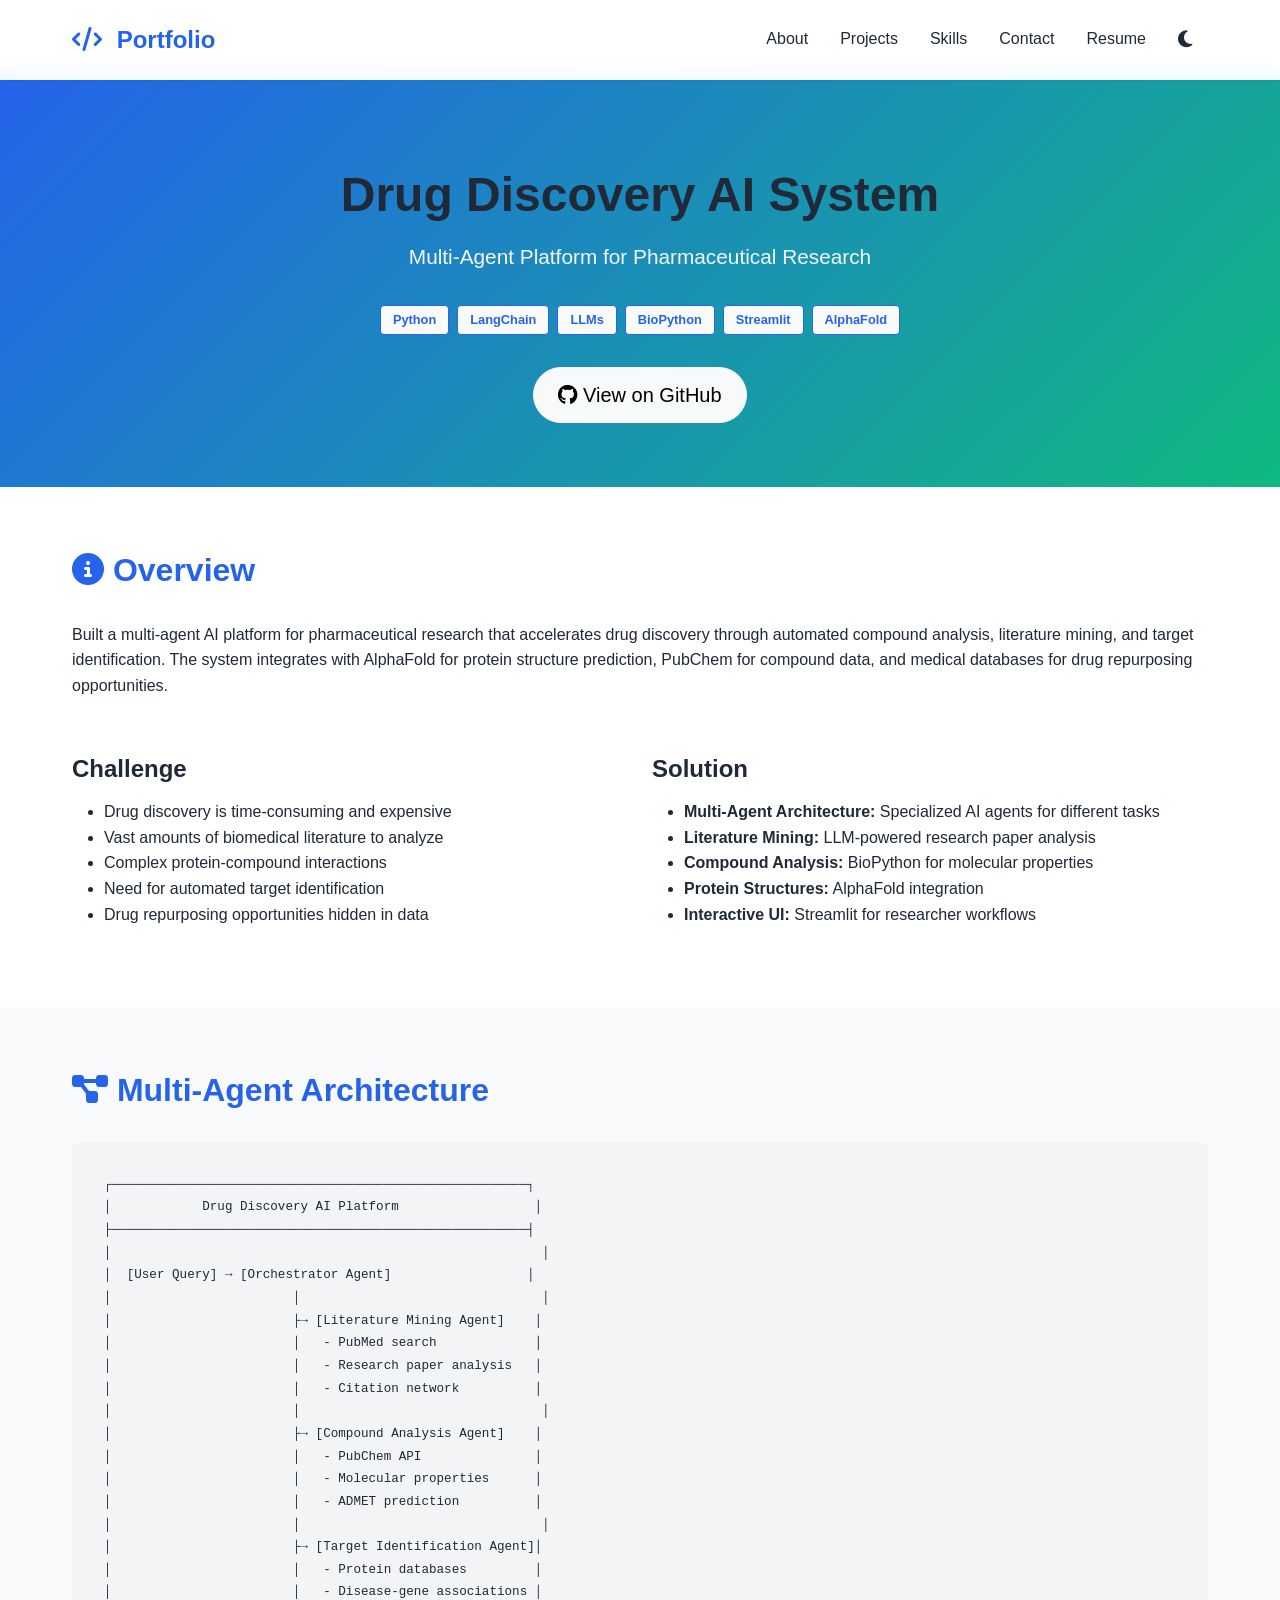
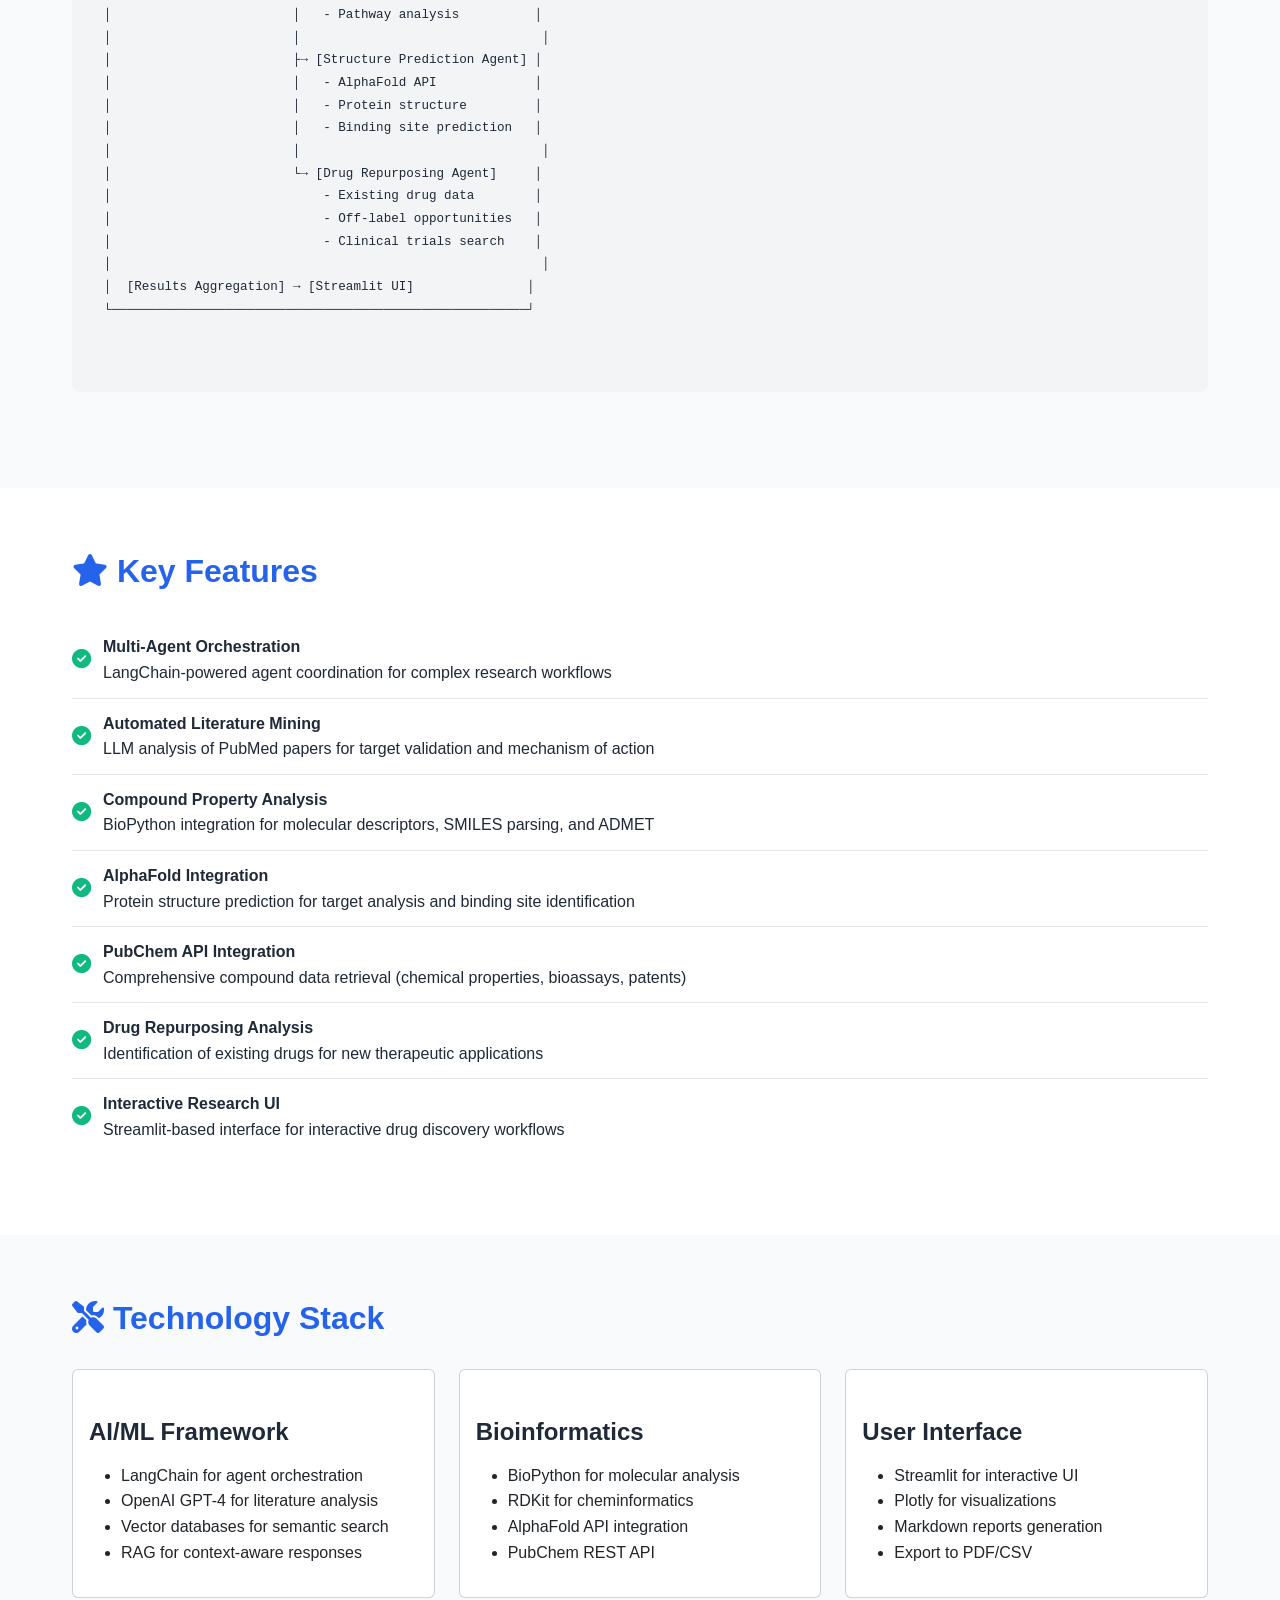
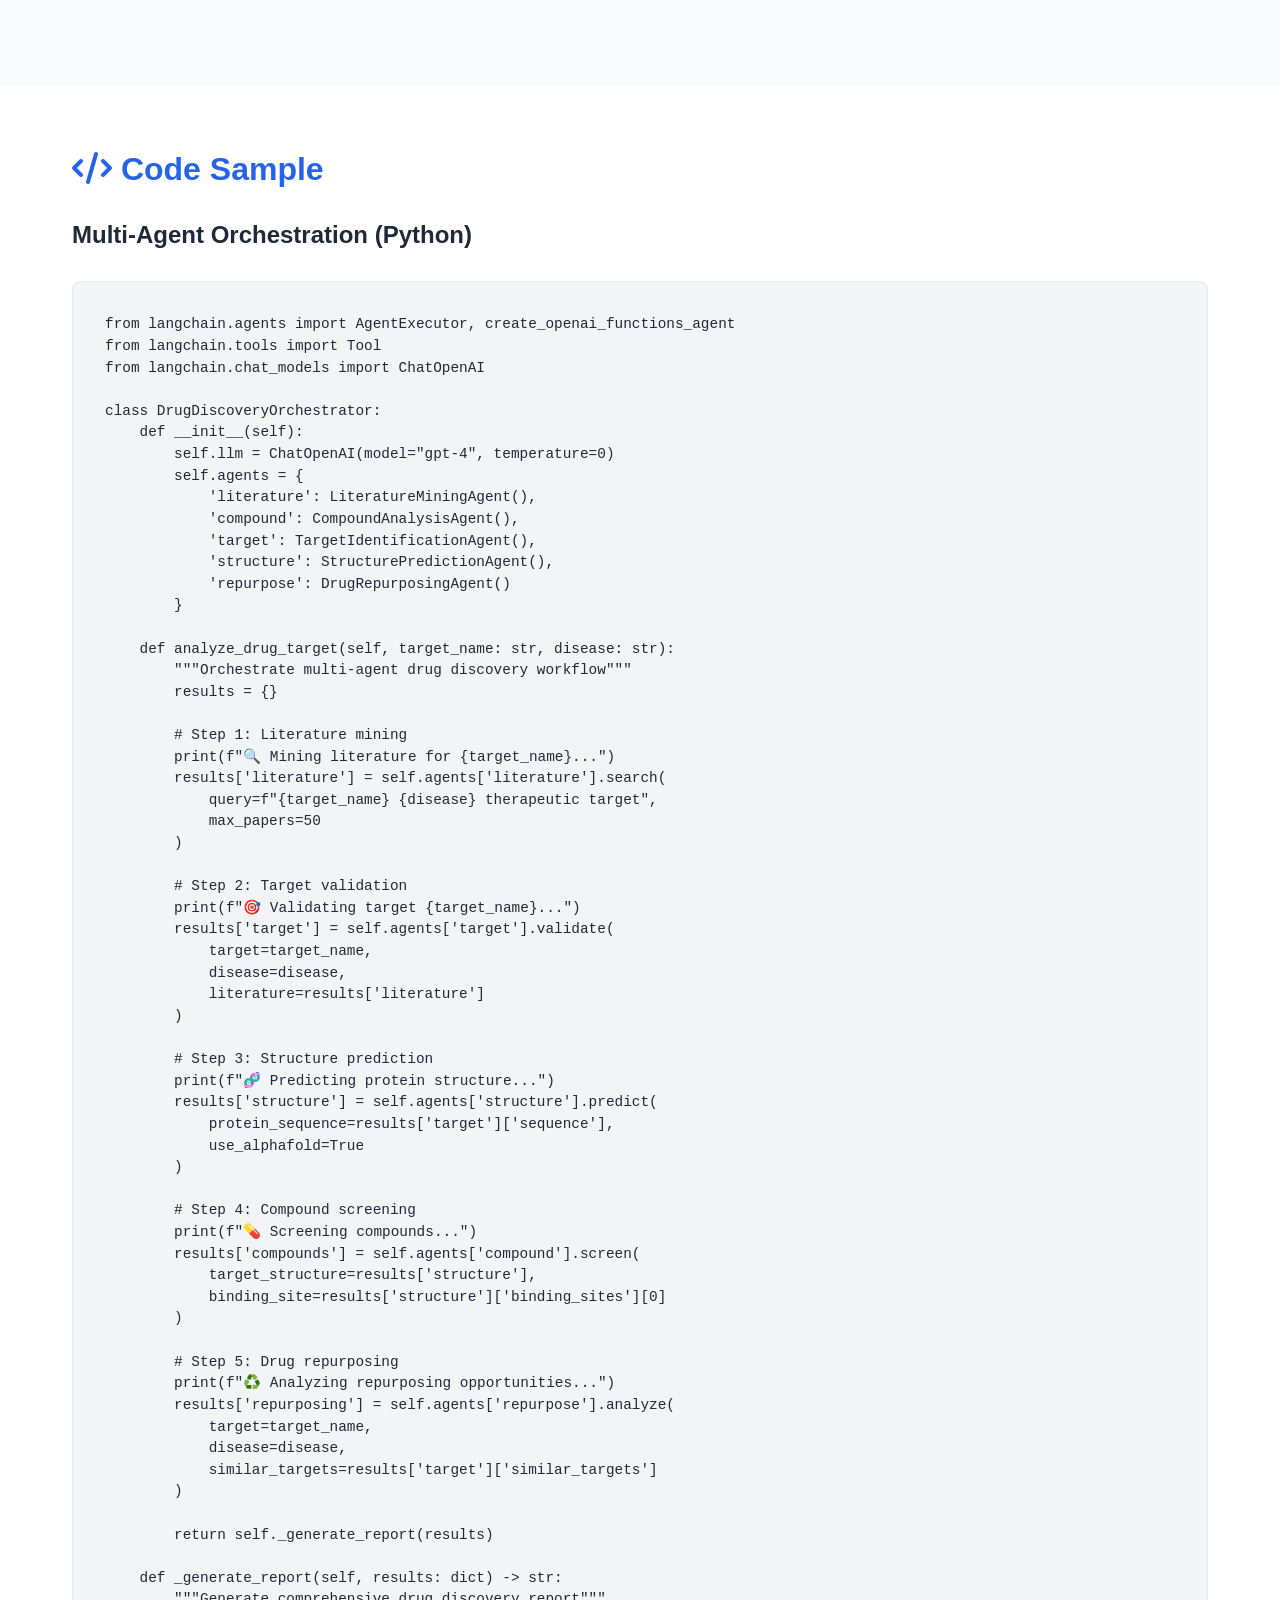
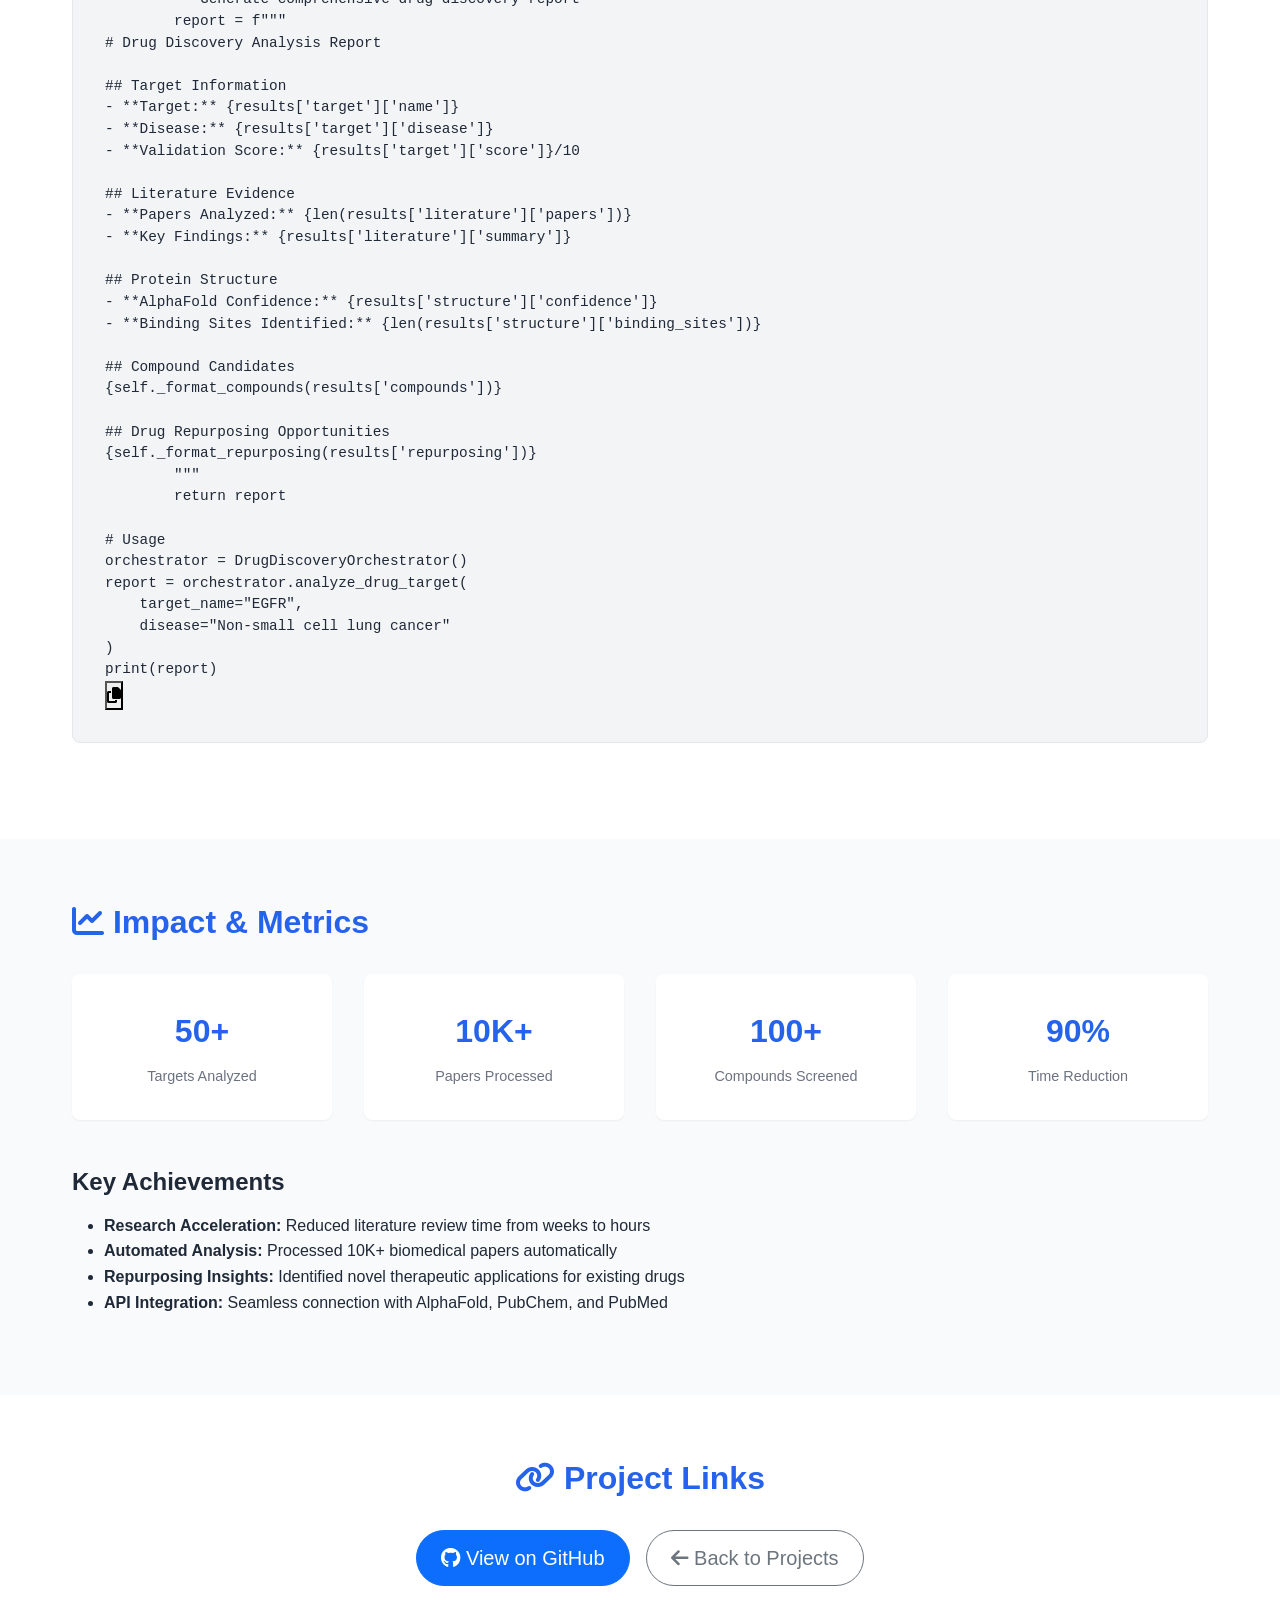
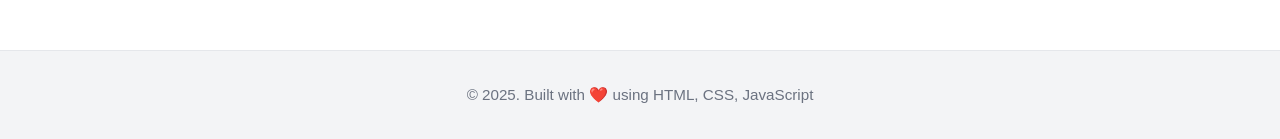
<file: projects/drug-discovery-ai.html>
<!DOCTYPE html>
<html lang="en">
<head>
    <meta charset="UTF-8">
    <meta name="viewport" content="width=device-width, initial-scale=1.0">
    <title>Drug Discovery AI System | Portfolio</title>
    <meta name="description" content="Multi-agent AI platform for pharmaceutical research, compound analysis, and literature mining">
    <link rel="stylesheet" href="https://cdn.jsdelivr.net/npm/bootstrap@5.3.0/dist/css/bootstrap.min.css">
    <link rel="stylesheet" href="https://cdnjs.cloudflare.com/ajax/libs/font-awesome/6.4.0/css/all.min.css">
    <link rel="stylesheet" href="../css/style.css">
</head>
<body data-theme="light">
    <!-- Navigation -->
    <nav class="navbar navbar-expand-lg fixed-top">
        <div class="container">
            <a class="navbar-brand" href="../index.html">
                <i class="fas fa-code"></i> Portfolio
            </a>
            <button class="navbar-toggler" type="button" data-bs-toggle="collapse" data-bs-target="#navbarNav">
                <span class="navbar-toggler-icon"></span>
            </button>
            <div class="collapse navbar-collapse" id="navbarNav">
                <ul class="navbar-nav ms-auto">
                    <li class="nav-item"><a class="nav-link" href="../index.html#about">About</a></li>
                    <li class="nav-item"><a class="nav-link" href="../index.html#projects">Projects</a></li>
                    <li class="nav-item"><a class="nav-link" href="../index.html#skills">Skills</a></li>
                    <li class="nav-item"><a class="nav-link" href="../index.html#contact">Contact</a></li>
                    <li class="nav-item"><a class="nav-link" href="../resume.html">Resume</a></li>
                    <li class="nav-item">
                        <button id="theme-toggle" class="btn btn-link nav-link" aria-label="Toggle theme">
                            <i class="fas fa-moon"></i>
                        </button>
                    </li>
                </ul>
            </div>
        </div>
    </nav>

    <!-- Project Header -->
    <header class="project-detail-header">
        <div class="container">
            <h1 class="project-detail-title">Drug Discovery AI System</h1>
            <p class="project-detail-tagline">Multi-Agent Platform for Pharmaceutical Research</p>
            
            <div class="tech-badges" style="justify-content: center; margin: 1.5rem 0;">
                <span class="tech-badge">Python</span>
                <span class="tech-badge">LangChain</span>
                <span class="tech-badge">LLMs</span>
                <span class="tech-badge">BioPython</span>
                <span class="tech-badge">Streamlit</span>
                <span class="tech-badge">AlphaFold</span>
            </div>
            
            <div class="project-detail-links">
                <a href="https://github.com/justin-mbca/drug-discovery-ai" class="btn btn-light btn-lg" target="_blank">
                    <i class="fab fa-github"></i> View on GitHub
                </a>
            </div>
        </div>
    </header>

    <!-- Overview -->
    <section class="project-section">
        <div class="container">
            <h2><i class="fas fa-info-circle"></i> Overview</h2>
            <p>Built a multi-agent AI platform for pharmaceutical research that accelerates drug discovery through automated compound analysis, literature mining, and target identification. The system integrates with AlphaFold for protein structure prediction, PubChem for compound data, and medical databases for drug repurposing opportunities.</p>
            
            <div class="row mt-4">
                <div class="col-md-6">
                    <h3>Challenge</h3>
                    <ul>
                        <li>Drug discovery is time-consuming and expensive</li>
                        <li>Vast amounts of biomedical literature to analyze</li>
                        <li>Complex protein-compound interactions</li>
                        <li>Need for automated target identification</li>
                        <li>Drug repurposing opportunities hidden in data</li>
                    </ul>
                </div>
                <div class="col-md-6">
                    <h3>Solution</h3>
                    <ul>
                        <li><strong>Multi-Agent Architecture:</strong> Specialized AI agents for different tasks</li>
                        <li><strong>Literature Mining:</strong> LLM-powered research paper analysis</li>
                        <li><strong>Compound Analysis:</strong> BioPython for molecular properties</li>
                        <li><strong>Protein Structures:</strong> AlphaFold integration</li>
                        <li><strong>Interactive UI:</strong> Streamlit for researcher workflows</li>
                    </ul>
                </div>
            </div>
        </div>
    </section>

    <!-- Architecture -->
    <section class="project-section" style="background-color: var(--bg-secondary);">
        <div class="container">
            <h2><i class="fas fa-project-diagram"></i> Multi-Agent Architecture</h2>
            
            <div class="architecture-diagram">
                <pre>
┌───────────────────────────────────────────────────────┐
│            Drug Discovery AI Platform                  │
├───────────────────────────────────────────────────────┤
│                                                         │
│  [User Query] → [Orchestrator Agent]                  │
│                        │                                │
│                        ├→ [Literature Mining Agent]    │
│                        │   - PubMed search             │
│                        │   - Research paper analysis   │
│                        │   - Citation network          │
│                        │                                │
│                        ├→ [Compound Analysis Agent]    │
│                        │   - PubChem API               │
│                        │   - Molecular properties      │
│                        │   - ADMET prediction          │
│                        │                                │
│                        ├→ [Target Identification Agent]│
│                        │   - Protein databases         │
│                        │   - Disease-gene associations │
│                        │   - Pathway analysis          │
│                        │                                │
│                        ├→ [Structure Prediction Agent] │
│                        │   - AlphaFold API             │
│                        │   - Protein structure         │
│                        │   - Binding site prediction   │
│                        │                                │
│                        └→ [Drug Repurposing Agent]     │
│                            - Existing drug data        │
│                            - Off-label opportunities   │
│                            - Clinical trials search    │
│                                                         │
│  [Results Aggregation] → [Streamlit UI]               │
└───────────────────────────────────────────────────────┘
                </pre>
            </div>
        </div>
    </section>

    <!-- Key Features -->
    <section class="project-section">
        <div class="container">
            <h2><i class="fas fa-star"></i> Key Features</h2>
            
            <ul class="feature-list">
                <li>
                    <i class="fas fa-check-circle"></i>
                    <div>
                        <strong>Multi-Agent Orchestration</strong><br>
                        LangChain-powered agent coordination for complex research workflows
                    </div>
                </li>
                <li>
                    <i class="fas fa-check-circle"></i>
                    <div>
                        <strong>Automated Literature Mining</strong><br>
                        LLM analysis of PubMed papers for target validation and mechanism of action
                    </div>
                </li>
                <li>
                    <i class="fas fa-check-circle"></i>
                    <div>
                        <strong>Compound Property Analysis</strong><br>
                        BioPython integration for molecular descriptors, SMILES parsing, and ADMET
                    </div>
                </li>
                <li>
                    <i class="fas fa-check-circle"></i>
                    <div>
                        <strong>AlphaFold Integration</strong><br>
                        Protein structure prediction for target analysis and binding site identification
                    </div>
                </li>
                <li>
                    <i class="fas fa-check-circle"></i>
                    <div>
                        <strong>PubChem API Integration</strong><br>
                        Comprehensive compound data retrieval (chemical properties, bioassays, patents)
                    </div>
                </li>
                <li>
                    <i class="fas fa-check-circle"></i>
                    <div>
                        <strong>Drug Repurposing Analysis</strong><br>
                        Identification of existing drugs for new therapeutic applications
                    </div>
                </li>
                <li>
                    <i class="fas fa-check-circle"></i>
                    <div>
                        <strong>Interactive Research UI</strong><br>
                        Streamlit-based interface for interactive drug discovery workflows
                    </div>
                </li>
            </ul>
        </div>
    </section>

    <!-- Technologies -->
    <section class="project-section" style="background-color: var(--bg-secondary);">
        <div class="container">
            <h2><i class="fas fa-tools"></i> Technology Stack</h2>
            
            <div class="row">
                <div class="col-md-4 mb-4">
                    <div class="card h-100">
                        <div class="card-body">
                            <h3 class="card-title">AI/ML Framework</h3>
                            <ul>
                                <li>LangChain for agent orchestration</li>
                                <li>OpenAI GPT-4 for literature analysis</li>
                                <li>Vector databases for semantic search</li>
                                <li>RAG for context-aware responses</li>
                            </ul>
                        </div>
                    </div>
                </div>
                
                <div class="col-md-4 mb-4">
                    <div class="card h-100">
                        <div class="card-body">
                            <h3 class="card-title">Bioinformatics</h3>
                            <ul>
                                <li>BioPython for molecular analysis</li>
                                <li>RDKit for cheminformatics</li>
                                <li>AlphaFold API integration</li>
                                <li>PubChem REST API</li>
                            </ul>
                        </div>
                    </div>
                </div>
                
                <div class="col-md-4 mb-4">
                    <div class="card h-100">
                        <div class="card-body">
                            <h3 class="card-title">User Interface</h3>
                            <ul>
                                <li>Streamlit for interactive UI</li>
                                <li>Plotly for visualizations</li>
                                <li>Markdown reports generation</li>
                                <li>Export to PDF/CSV</li>
                            </ul>
                        </div>
                    </div>
                </div>
            </div>
        </div>
    </section>

    <!-- Code Sample -->
    <section class="project-section">
        <div class="container">
            <h2><i class="fas fa-code"></i> Code Sample</h2>
            
            <h3>Multi-Agent Orchestration (Python)</h3>
            <div class="code-block">
                <pre><code>from langchain.agents import AgentExecutor, create_openai_functions_agent
from langchain.tools import Tool
from langchain.chat_models import ChatOpenAI

class DrugDiscoveryOrchestrator:
    def __init__(self):
        self.llm = ChatOpenAI(model="gpt-4", temperature=0)
        self.agents = {
            'literature': LiteratureMiningAgent(),
            'compound': CompoundAnalysisAgent(),
            'target': TargetIdentificationAgent(),
            'structure': StructurePredictionAgent(),
            'repurpose': DrugRepurposingAgent()
        }
        
    def analyze_drug_target(self, target_name: str, disease: str):
        """Orchestrate multi-agent drug discovery workflow"""
        results = {}
        
        # Step 1: Literature mining
        print(f"🔍 Mining literature for {target_name}...")
        results['literature'] = self.agents['literature'].search(
            query=f"{target_name} {disease} therapeutic target",
            max_papers=50
        )
        
        # Step 2: Target validation
        print(f"🎯 Validating target {target_name}...")
        results['target'] = self.agents['target'].validate(
            target=target_name,
            disease=disease,
            literature=results['literature']
        )
        
        # Step 3: Structure prediction
        print(f"🧬 Predicting protein structure...")
        results['structure'] = self.agents['structure'].predict(
            protein_sequence=results['target']['sequence'],
            use_alphafold=True
        )
        
        # Step 4: Compound screening
        print(f"💊 Screening compounds...")
        results['compounds'] = self.agents['compound'].screen(
            target_structure=results['structure'],
            binding_site=results['structure']['binding_sites'][0]
        )
        
        # Step 5: Drug repurposing
        print(f"♻️ Analyzing repurposing opportunities...")
        results['repurposing'] = self.agents['repurpose'].analyze(
            target=target_name,
            disease=disease,
            similar_targets=results['target']['similar_targets']
        )
        
        return self._generate_report(results)
    
    def _generate_report(self, results: dict) -> str:
        """Generate comprehensive drug discovery report"""
        report = f"""
# Drug Discovery Analysis Report

## Target Information
- **Target:** {results['target']['name']}
- **Disease:** {results['target']['disease']}
- **Validation Score:** {results['target']['score']}/10

## Literature Evidence
- **Papers Analyzed:** {len(results['literature']['papers'])}
- **Key Findings:** {results['literature']['summary']}

## Protein Structure
- **AlphaFold Confidence:** {results['structure']['confidence']}
- **Binding Sites Identified:** {len(results['structure']['binding_sites'])}

## Compound Candidates
{self._format_compounds(results['compounds'])}

## Drug Repurposing Opportunities
{self._format_repurposing(results['repurposing'])}
        """
        return report

# Usage
orchestrator = DrugDiscoveryOrchestrator()
report = orchestrator.analyze_drug_target(
    target_name="EGFR",
    disease="Non-small cell lung cancer"
)
print(report)
</code></pre>
            </div>
        </div>
    </section>

    <!-- Metrics -->
    <section class="project-section" style="background-color: var(--bg-secondary);">
        <div class="container">
            <h2><i class="fas fa-chart-line"></i> Impact &amp; Metrics</h2>
            
            <div class="metrics-grid">
                <div class="metric-card">
                    <div class="metric-value">50+</div>
                    <div class="metric-label">Targets Analyzed</div>
                </div>
                <div class="metric-card">
                    <div class="metric-value">10K+</div>
                    <div class="metric-label">Papers Processed</div>
                </div>
                <div class="metric-card">
                    <div class="metric-value">100+</div>
                    <div class="metric-label">Compounds Screened</div>
                </div>
                <div class="metric-card">
                    <div class="metric-value">90%</div>
                    <div class="metric-label">Time Reduction</div>
                </div>
            </div>
            
            <h3 class="mt-5">Key Achievements</h3>
            <ul>
                <li><strong>Research Acceleration:</strong> Reduced literature review time from weeks to hours</li>
                <li><strong>Automated Analysis:</strong> Processed 10K+ biomedical papers automatically</li>
                <li><strong>Repurposing Insights:</strong> Identified novel therapeutic applications for existing drugs</li>
                <li><strong>API Integration:</strong> Seamless connection with AlphaFold, PubChem, and PubMed</li>
            </ul>
        </div>
    </section>

    <!-- Links -->
    <section class="project-section">
        <div class="container text-center">
            <h2><i class="fas fa-link"></i> Project Links</h2>
            
            <div class="project-detail-links mt-4">
                <a href="https://github.com/justin-mbca/drug-discovery-ai" class="btn btn-primary btn-lg" target="_blank">
                    <i class="fab fa-github"></i> View on GitHub
                </a>
                <a href="../index.html#projects" class="btn btn-outline-secondary btn-lg">
                    <i class="fas fa-arrow-left"></i> Back to Projects
                </a>
            </div>
        </div>
    </section>

    <footer>
        <div class="container">
            <p>&copy; 2025. Built with ❤️ using HTML, CSS, JavaScript</p>
        </div>
    </footer>

    <script src="https://cdn.jsdelivr.net/npm/bootstrap@5.3.0/dist/js/bootstrap.bundle.min.js"></script>
    <script src="../js/main.js"></script>
</body>
</html>
</file>
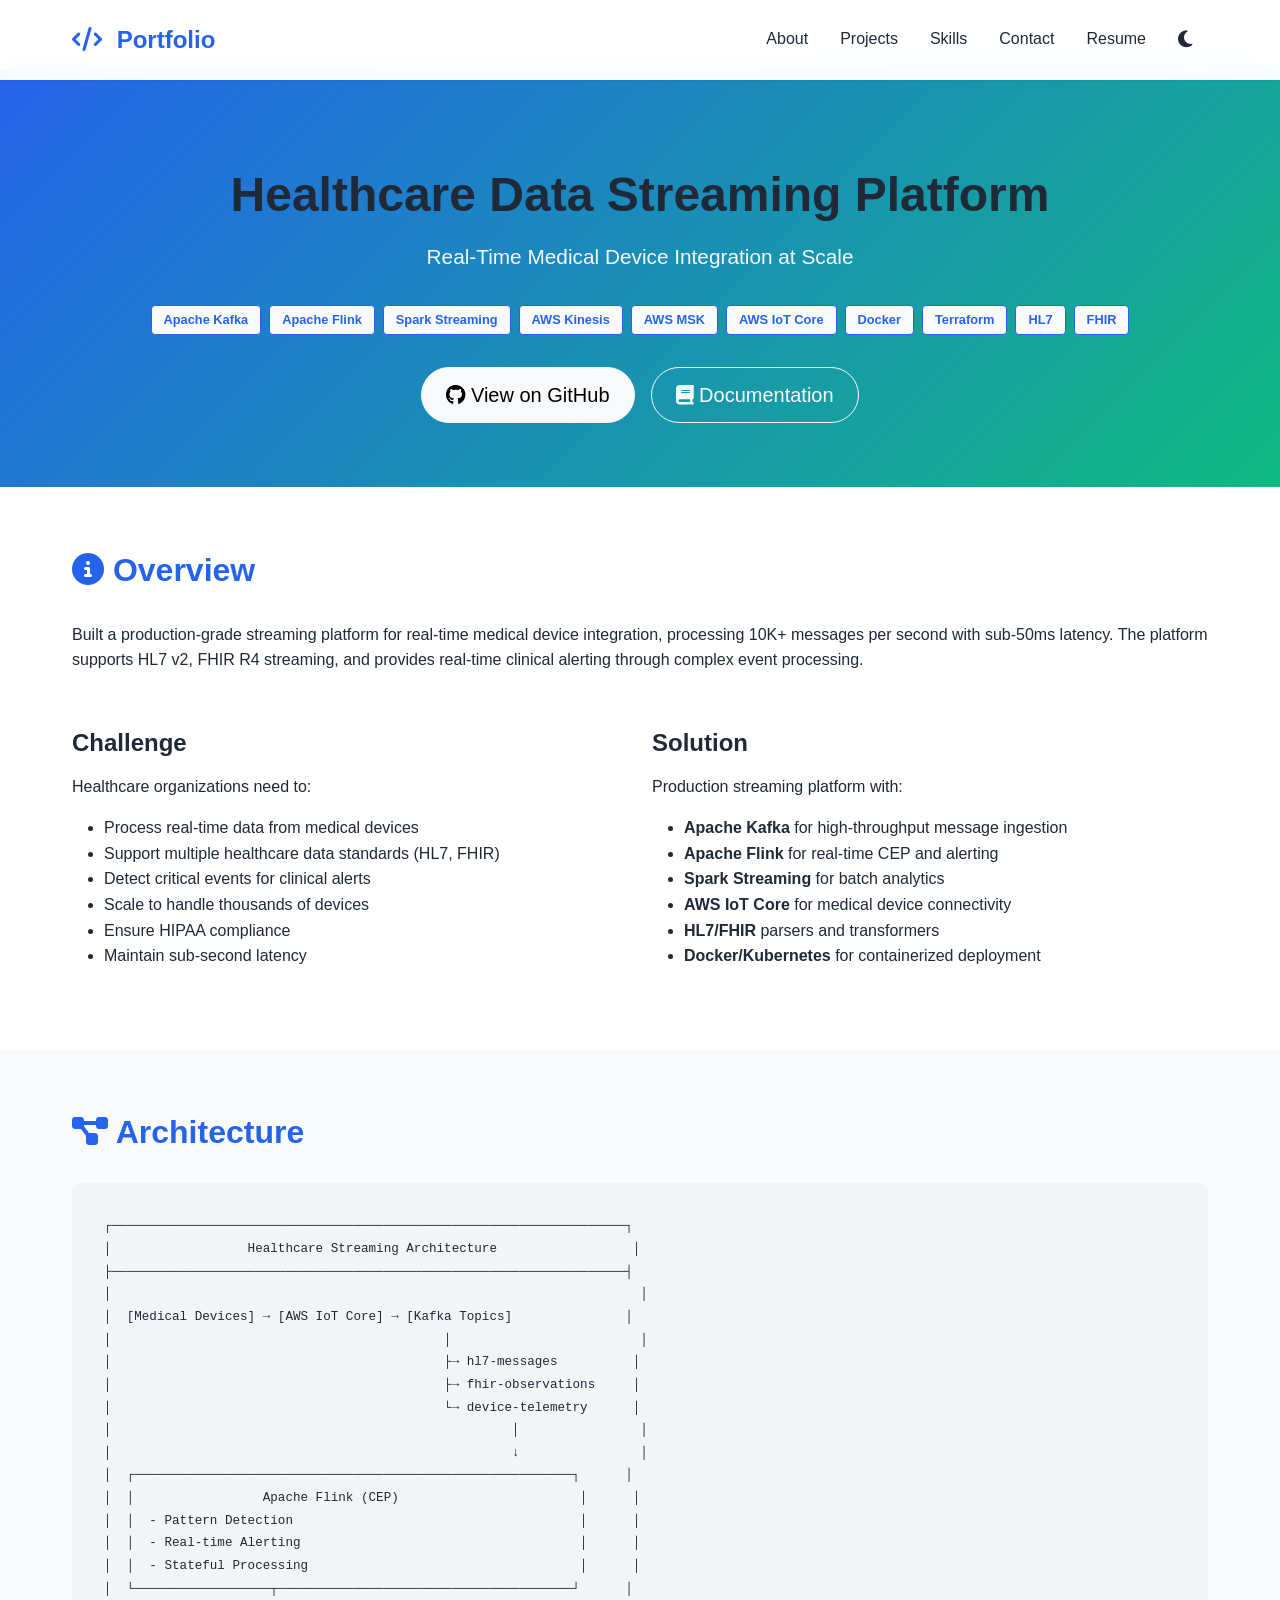
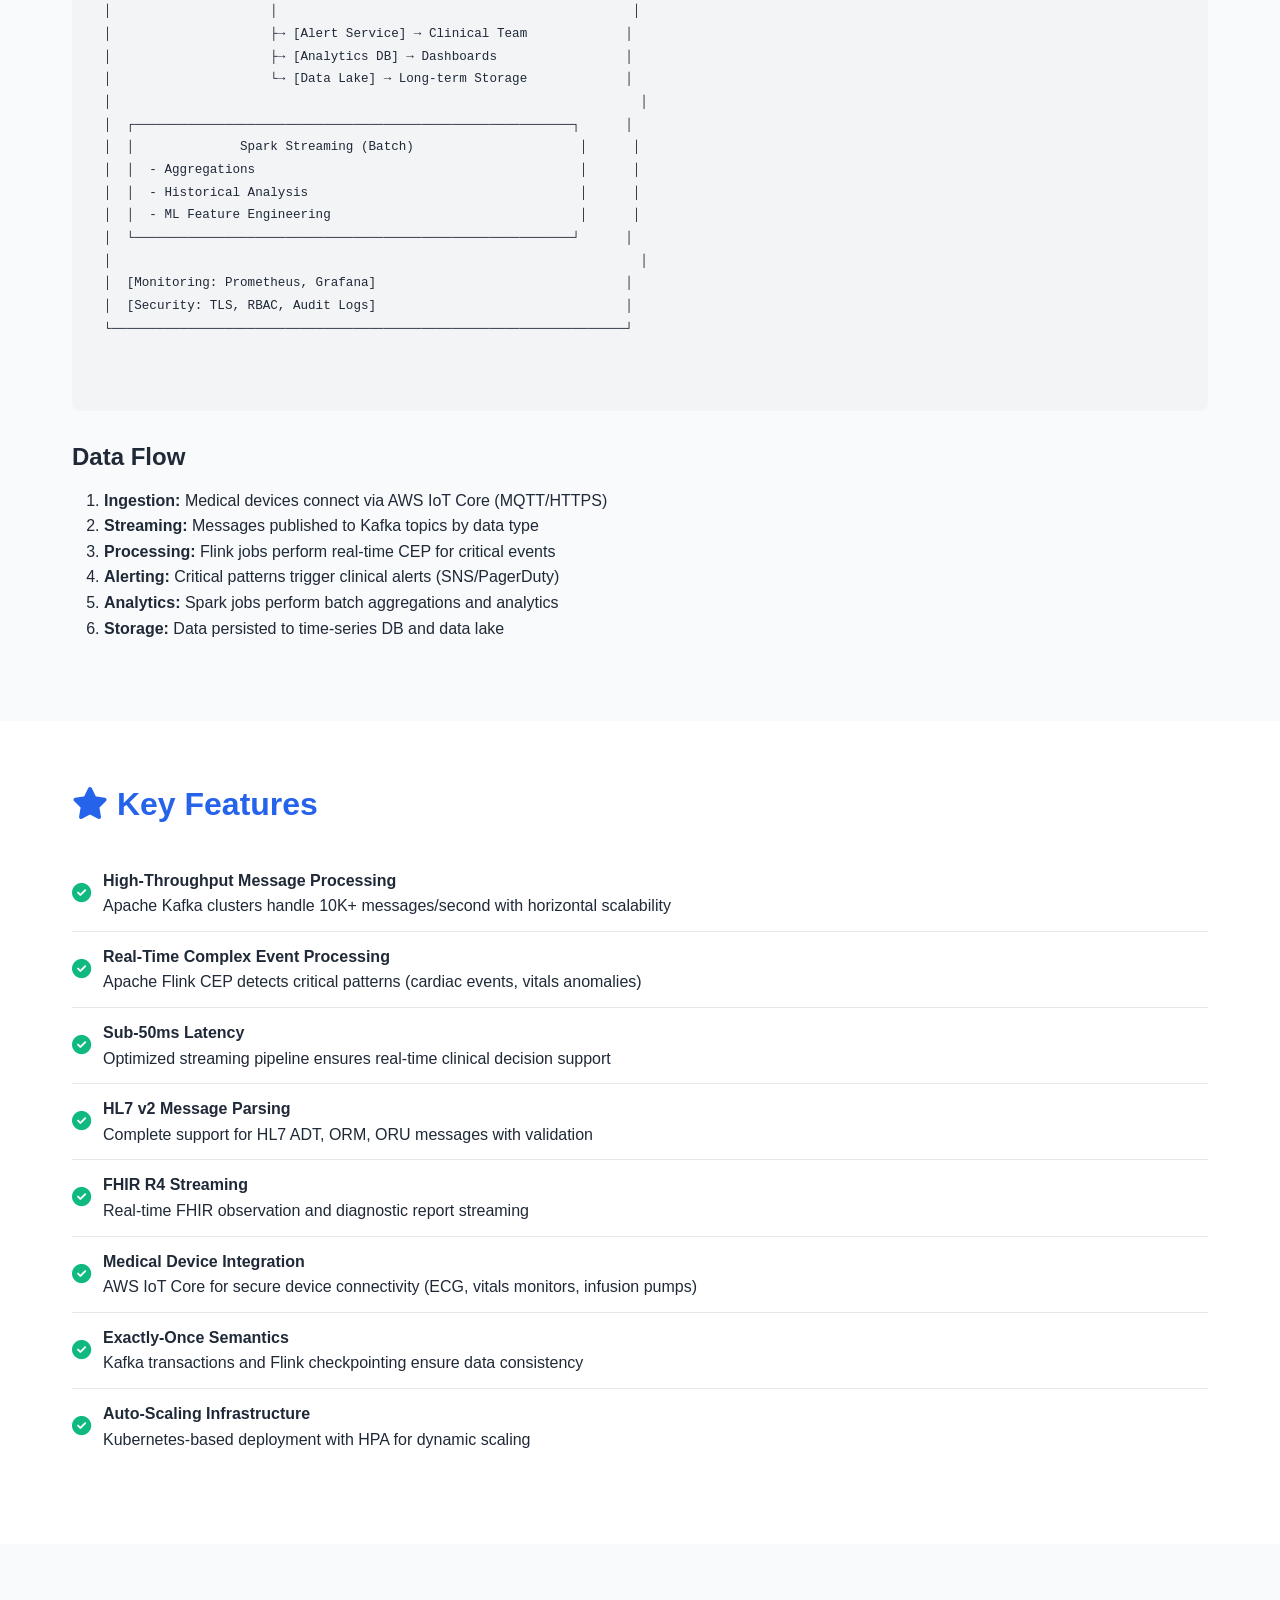
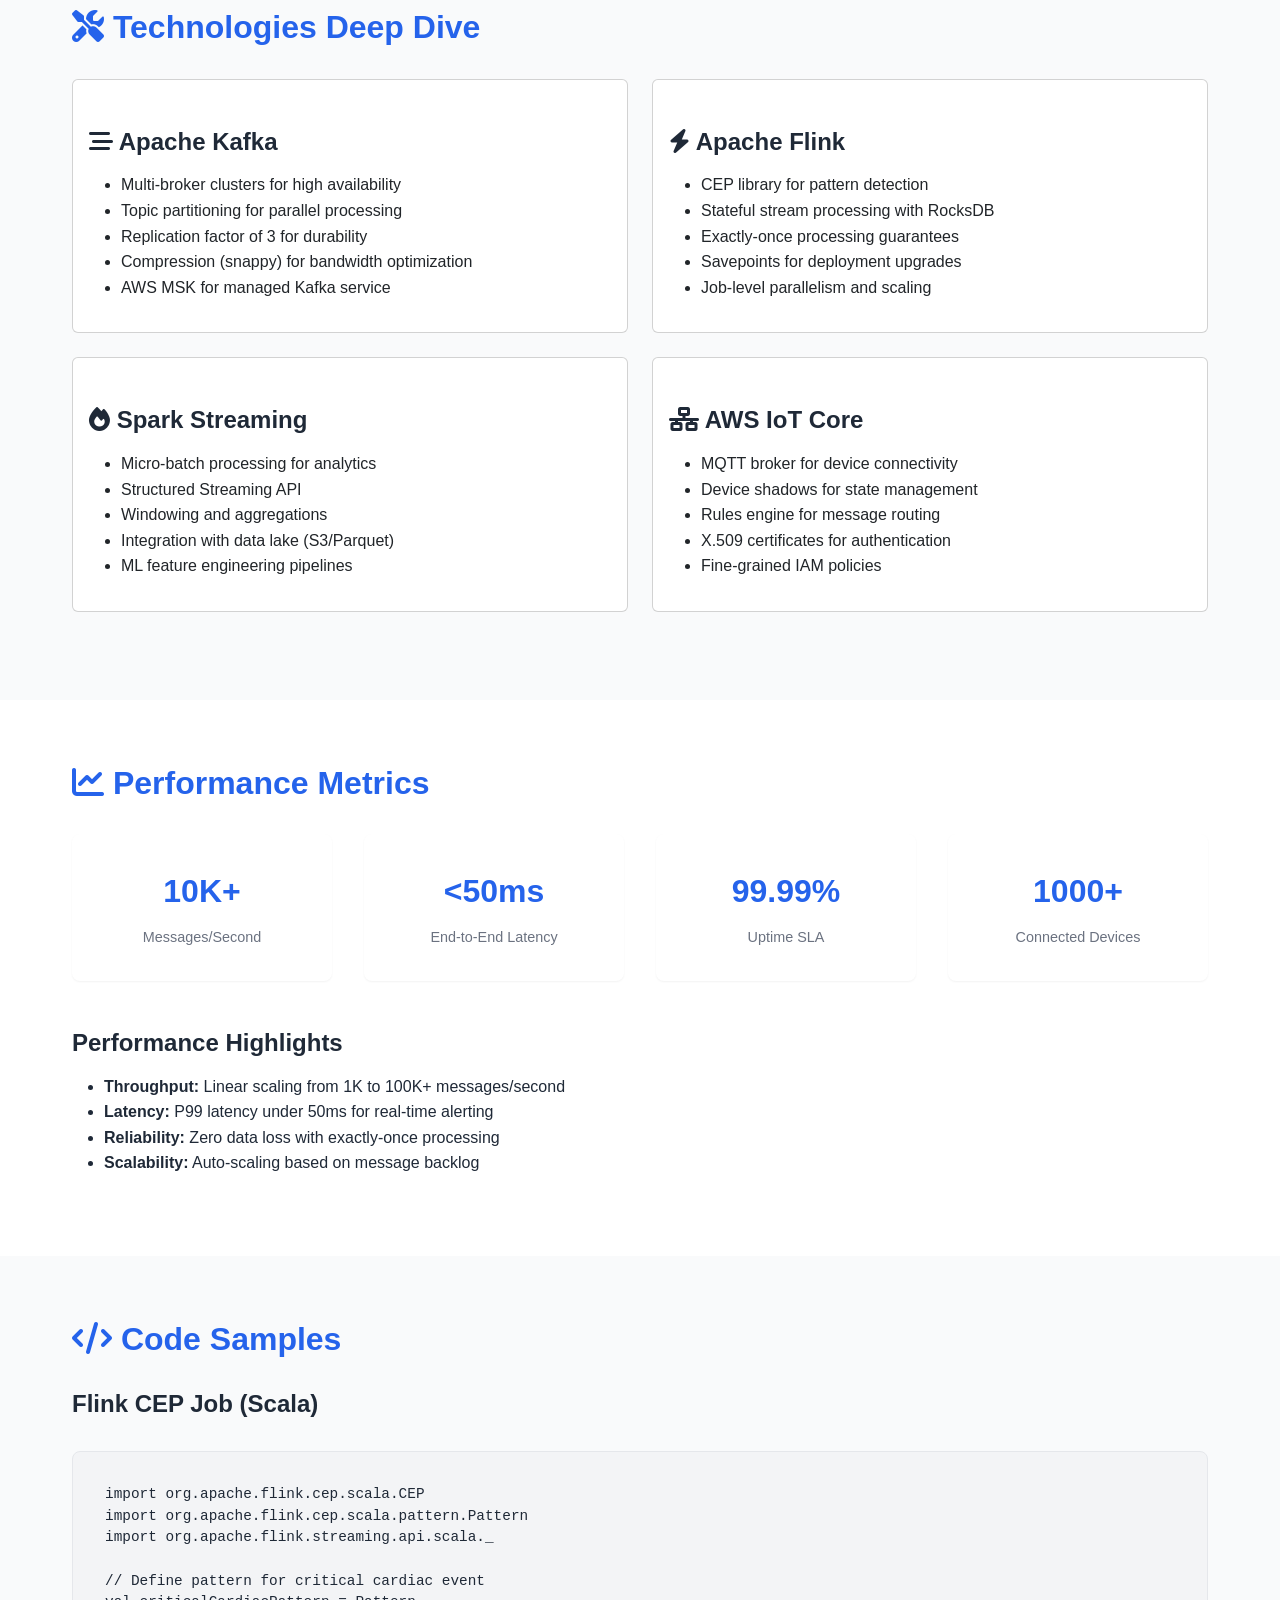
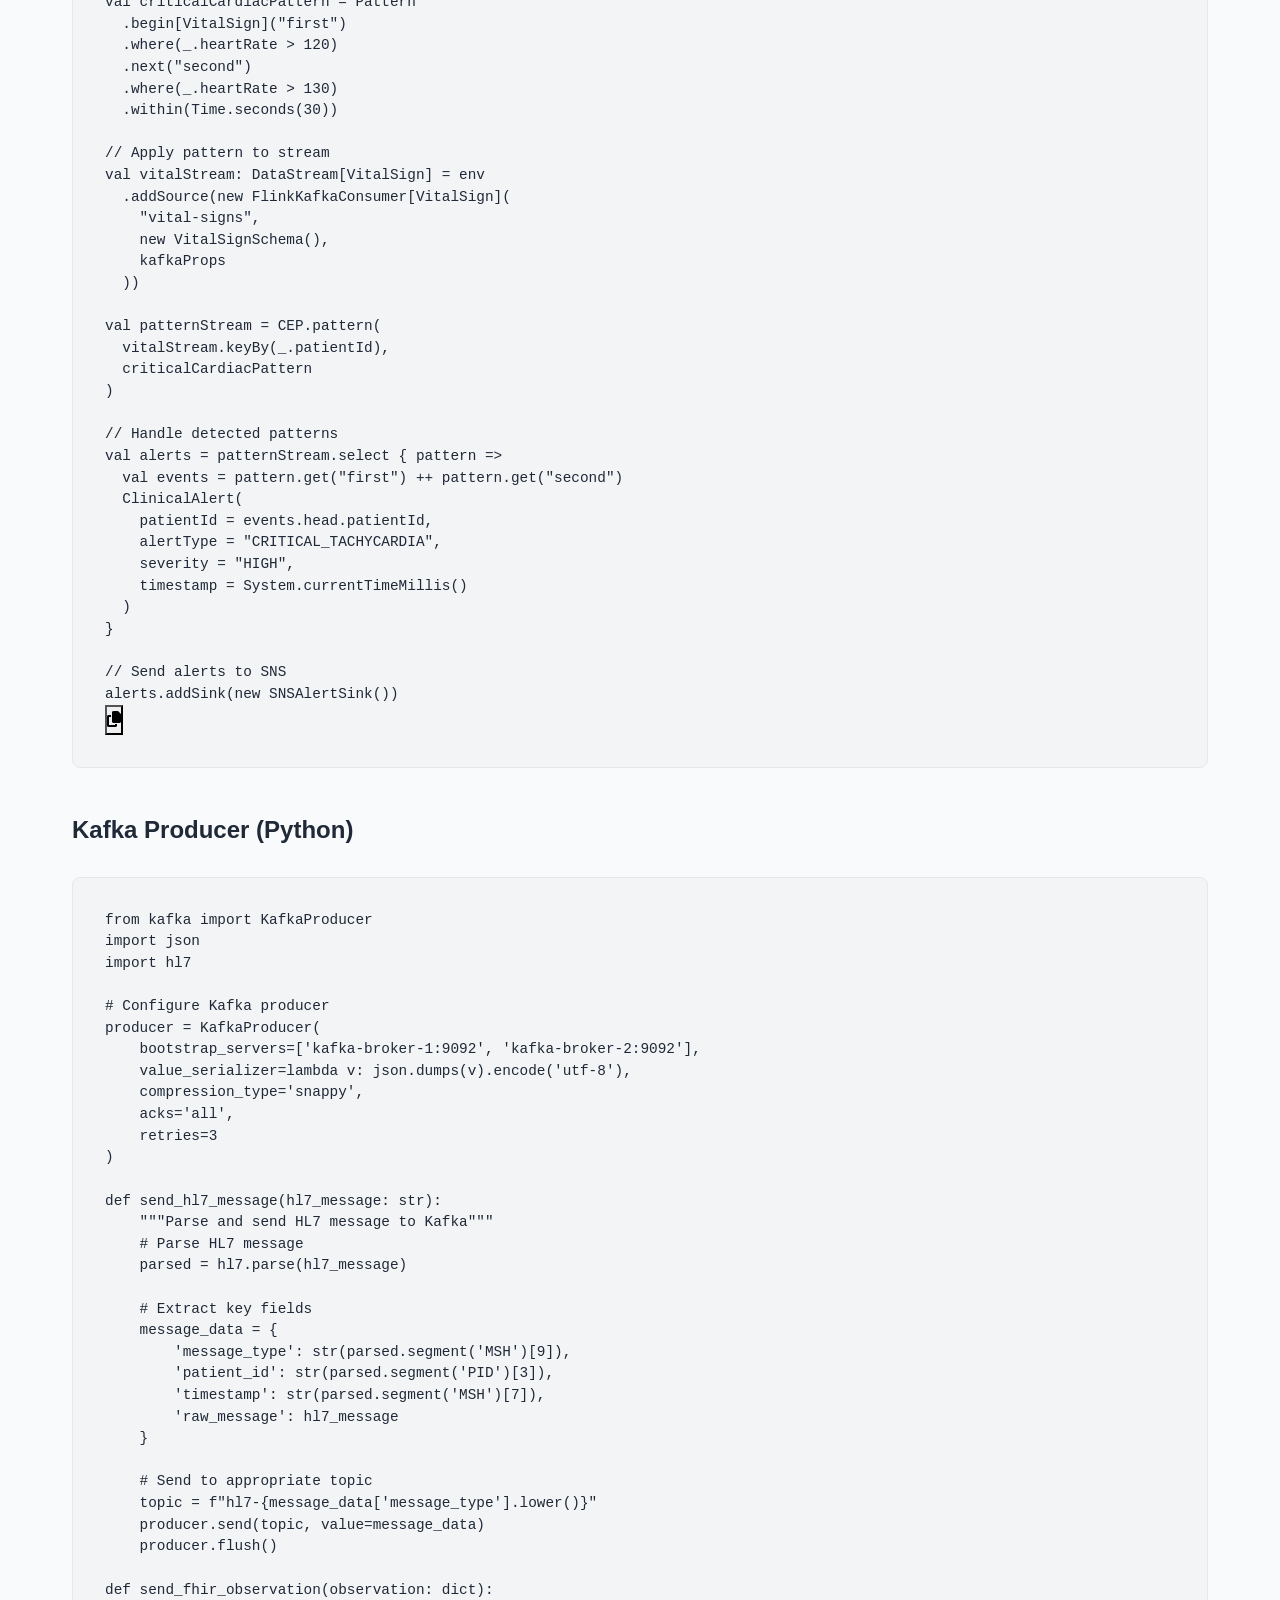
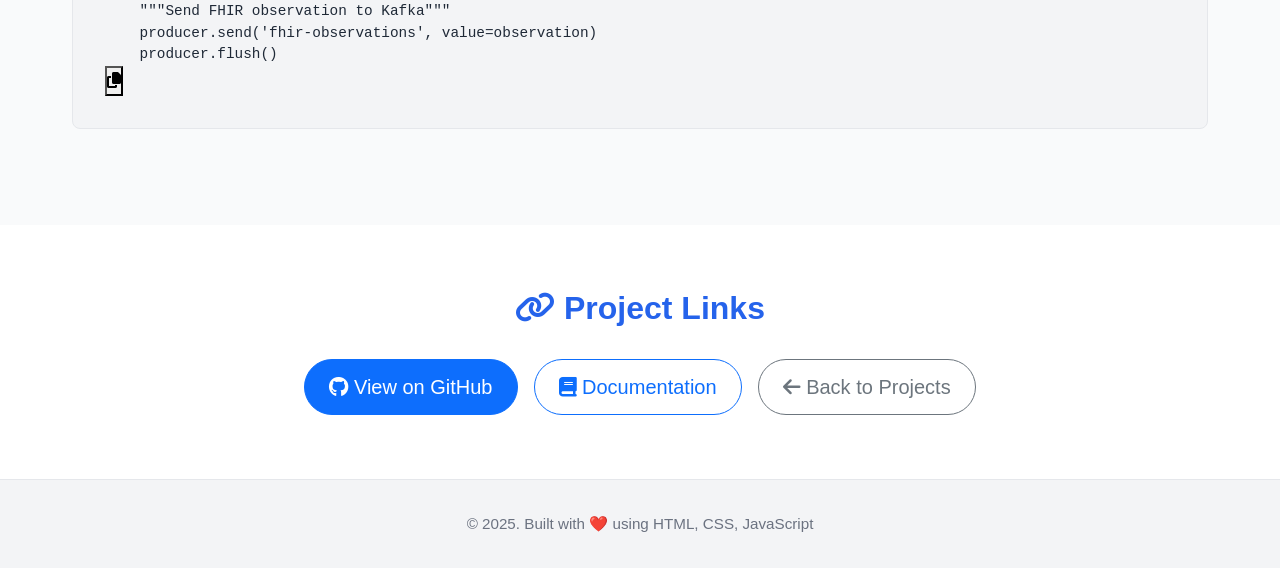
<file: projects/streaming-platform.html>
<!DOCTYPE html>
<html lang="en">
<head>
    <meta charset="UTF-8">
    <meta name="viewport" content="width=device-width, initial-scale=1.0">
    <title>Healthcare Data Streaming Platform | Portfolio</title>
    <meta name="description" content="Production-grade streaming platform for medical device integration using Kafka, Flink, and Spark">
    <link rel="stylesheet" href="https://cdn.jsdelivr.net/npm/bootstrap@5.3.0/dist/css/bootstrap.min.css">
    <link rel="stylesheet" href="https://cdnjs.cloudflare.com/ajax/libs/font-awesome/6.4.0/css/all.min.css">
    <link rel="stylesheet" href="../css/style.css">
</head>
<body data-theme="light">
    <!-- Navigation -->
    <nav class="navbar navbar-expand-lg fixed-top">
        <div class="container">
            <a class="navbar-brand" href="../index.html">
                <i class="fas fa-code"></i> Portfolio
            </a>
            <button class="navbar-toggler" type="button" data-bs-toggle="collapse" data-bs-target="#navbarNav">
                <span class="navbar-toggler-icon"></span>
            </button>
            <div class="collapse navbar-collapse" id="navbarNav">
                <ul class="navbar-nav ms-auto">
                    <li class="nav-item">
                        <a class="nav-link" href="../index.html#about">About</a>
                    </li>
                    <li class="nav-item">
                        <a class="nav-link" href="../index.html#projects">Projects</a>
                    </li>
                    <li class="nav-item">
                        <a class="nav-link" href="../index.html#skills">Skills</a>
                    </li>
                    <li class="nav-item">
                        <a class="nav-link" href="../index.html#contact">Contact</a>
                    </li>
                    <li class="nav-item">
                        <a class="nav-link" href="../resume.html">Resume</a>
                    </li>
                    <li class="nav-item">
                        <button id="theme-toggle" class="btn btn-link nav-link" aria-label="Toggle theme">
                            <i class="fas fa-moon"></i>
                        </button>
                    </li>
                </ul>
            </div>
        </div>
    </nav>

    <!-- Project Header -->
    <header class="project-detail-header">
        <div class="container">
            <h1 class="project-detail-title">Healthcare Data Streaming Platform</h1>
            <p class="project-detail-tagline">Real-Time Medical Device Integration at Scale</p>
            
            <div class="tech-badges" style="justify-content: center; margin: 1.5rem 0;">
                <span class="tech-badge">Apache Kafka</span>
                <span class="tech-badge">Apache Flink</span>
                <span class="tech-badge">Spark Streaming</span>
                <span class="tech-badge">AWS Kinesis</span>
                <span class="tech-badge">AWS MSK</span>
                <span class="tech-badge">AWS IoT Core</span>
                <span class="tech-badge">Docker</span>
                <span class="tech-badge">Terraform</span>
                <span class="tech-badge">HL7</span>
                <span class="tech-badge">FHIR</span>
            </div>
            
            <div class="project-detail-links">
                <a href="https://github.com/justin-mbca/enterprise-ai-workflows" class="btn btn-light btn-lg" target="_blank">
                    <i class="fab fa-github"></i> View on GitHub
                </a>
                <a href="https://github.com/justin-mbca/enterprise-ai-workflows/blob/main/README.md" class="btn btn-outline-light btn-lg" target="_blank">
                    <i class="fas fa-book"></i> Documentation
                </a>
            </div>
        </div>
    </header>

    <!-- Overview Section -->
    <section class="project-section">
        <div class="container">
            <h2><i class="fas fa-info-circle"></i> Overview</h2>
            <p>Built a production-grade streaming platform for real-time medical device integration, processing 10K+ messages per second with sub-50ms latency. The platform supports HL7 v2, FHIR R4 streaming, and provides real-time clinical alerting through complex event processing.</p>
            
            <div class="row mt-4">
                <div class="col-md-6">
                    <h3>Challenge</h3>
                    <p>Healthcare organizations need to:</p>
                    <ul>
                        <li>Process real-time data from medical devices</li>
                        <li>Support multiple healthcare data standards (HL7, FHIR)</li>
                        <li>Detect critical events for clinical alerts</li>
                        <li>Scale to handle thousands of devices</li>
                        <li>Ensure HIPAA compliance</li>
                        <li>Maintain sub-second latency</li>
                    </ul>
                </div>
                <div class="col-md-6">
                    <h3>Solution</h3>
                    <p>Production streaming platform with:</p>
                    <ul>
                        <li><strong>Apache Kafka</strong> for high-throughput message ingestion</li>
                        <li><strong>Apache Flink</strong> for real-time CEP and alerting</li>
                        <li><strong>Spark Streaming</strong> for batch analytics</li>
                        <li><strong>AWS IoT Core</strong> for medical device connectivity</li>
                        <li><strong>HL7/FHIR</strong> parsers and transformers</li>
                        <li><strong>Docker/Kubernetes</strong> for containerized deployment</li>
                    </ul>
                </div>
            </div>
        </div>
    </section>

    <!-- Architecture Section -->
    <section class="project-section" style="background-color: var(--bg-secondary);">
        <div class="container">
            <h2><i class="fas fa-project-diagram"></i> Architecture</h2>
            
            <div class="architecture-diagram">
                <pre>
┌────────────────────────────────────────────────────────────────────┐
│                  Healthcare Streaming Architecture                  │
├────────────────────────────────────────────────────────────────────┤
│                                                                      │
│  [Medical Devices] → [AWS IoT Core] → [Kafka Topics]               │
│                                            │                         │
│                                            ├→ hl7-messages          │
│                                            ├→ fhir-observations     │
│                                            └→ device-telemetry      │
│                                                     │                │
│                                                     ↓                │
│  ┌──────────────────────────────────────────────────────────┐      │
│  │                 Apache Flink (CEP)                        │      │
│  │  - Pattern Detection                                      │      │
│  │  - Real-time Alerting                                     │      │
│  │  - Stateful Processing                                    │      │
│  └──────────────────┬───────────────────────────────────────┘      │
│                     │                                               │
│                     ├→ [Alert Service] → Clinical Team             │
│                     ├→ [Analytics DB] → Dashboards                 │
│                     └→ [Data Lake] → Long-term Storage             │
│                                                                      │
│  ┌──────────────────────────────────────────────────────────┐      │
│  │              Spark Streaming (Batch)                      │      │
│  │  - Aggregations                                           │      │
│  │  - Historical Analysis                                    │      │
│  │  - ML Feature Engineering                                 │      │
│  └──────────────────────────────────────────────────────────┘      │
│                                                                      │
│  [Monitoring: Prometheus, Grafana]                                 │
│  [Security: TLS, RBAC, Audit Logs]                                 │
└────────────────────────────────────────────────────────────────────┘
                </pre>
            </div>
            
            <h3 class="mt-4">Data Flow</h3>
            <ol>
                <li><strong>Ingestion:</strong> Medical devices connect via AWS IoT Core (MQTT/HTTPS)</li>
                <li><strong>Streaming:</strong> Messages published to Kafka topics by data type</li>
                <li><strong>Processing:</strong> Flink jobs perform real-time CEP for critical events</li>
                <li><strong>Alerting:</strong> Critical patterns trigger clinical alerts (SNS/PagerDuty)</li>
                <li><strong>Analytics:</strong> Spark jobs perform batch aggregations and analytics</li>
                <li><strong>Storage:</strong> Data persisted to time-series DB and data lake</li>
            </ol>
        </div>
    </section>

    <!-- Key Features -->
    <section class="project-section">
        <div class="container">
            <h2><i class="fas fa-star"></i> Key Features</h2>
            
            <ul class="feature-list">
                <li>
                    <i class="fas fa-check-circle"></i>
                    <div>
                        <strong>High-Throughput Message Processing</strong><br>
                        Apache Kafka clusters handle 10K+ messages/second with horizontal scalability
                    </div>
                </li>
                <li>
                    <i class="fas fa-check-circle"></i>
                    <div>
                        <strong>Real-Time Complex Event Processing</strong><br>
                        Apache Flink CEP detects critical patterns (cardiac events, vitals anomalies)
                    </div>
                </li>
                <li>
                    <i class="fas fa-check-circle"></i>
                    <div>
                        <strong>Sub-50ms Latency</strong><br>
                        Optimized streaming pipeline ensures real-time clinical decision support
                    </div>
                </li>
                <li>
                    <i class="fas fa-check-circle"></i>
                    <div>
                        <strong>HL7 v2 Message Parsing</strong><br>
                        Complete support for HL7 ADT, ORM, ORU messages with validation
                    </div>
                </li>
                <li>
                    <i class="fas fa-check-circle"></i>
                    <div>
                        <strong>FHIR R4 Streaming</strong><br>
                        Real-time FHIR observation and diagnostic report streaming
                    </div>
                </li>
                <li>
                    <i class="fas fa-check-circle"></i>
                    <div>
                        <strong>Medical Device Integration</strong><br>
                        AWS IoT Core for secure device connectivity (ECG, vitals monitors, infusion pumps)
                    </div>
                </li>
                <li>
                    <i class="fas fa-check-circle"></i>
                    <div>
                        <strong>Exactly-Once Semantics</strong><br>
                        Kafka transactions and Flink checkpointing ensure data consistency
                    </div>
                </li>
                <li>
                    <i class="fas fa-check-circle"></i>
                    <div>
                        <strong>Auto-Scaling Infrastructure</strong><br>
                        Kubernetes-based deployment with HPA for dynamic scaling
                    </div>
                </li>
            </ul>
        </div>
    </section>

    <!-- Technologies -->
    <section class="project-section" style="background-color: var(--bg-secondary);">
        <div class="container">
            <h2><i class="fas fa-tools"></i> Technologies Deep Dive</h2>
            
            <div class="row">
                <div class="col-md-6 mb-4">
                    <div class="card h-100">
                        <div class="card-body">
                            <h3 class="card-title"><i class="fas fa-stream"></i> Apache Kafka</h3>
                            <ul>
                                <li>Multi-broker clusters for high availability</li>
                                <li>Topic partitioning for parallel processing</li>
                                <li>Replication factor of 3 for durability</li>
                                <li>Compression (snappy) for bandwidth optimization</li>
                                <li>AWS MSK for managed Kafka service</li>
                            </ul>
                        </div>
                    </div>
                </div>
                
                <div class="col-md-6 mb-4">
                    <div class="card h-100">
                        <div class="card-body">
                            <h3 class="card-title"><i class="fas fa-bolt"></i> Apache Flink</h3>
                            <ul>
                                <li>CEP library for pattern detection</li>
                                <li>Stateful stream processing with RocksDB</li>
                                <li>Exactly-once processing guarantees</li>
                                <li>Savepoints for deployment upgrades</li>
                                <li>Job-level parallelism and scaling</li>
                            </ul>
                        </div>
                    </div>
                </div>
                
                <div class="col-md-6 mb-4">
                    <div class="card h-100">
                        <div class="card-body">
                            <h3 class="card-title"><i class="fas fa-fire"></i> Spark Streaming</h3>
                            <ul>
                                <li>Micro-batch processing for analytics</li>
                                <li>Structured Streaming API</li>
                                <li>Windowing and aggregations</li>
                                <li>Integration with data lake (S3/Parquet)</li>
                                <li>ML feature engineering pipelines</li>
                            </ul>
                        </div>
                    </div>
                </div>
                
                <div class="col-md-6 mb-4">
                    <div class="card h-100">
                        <div class="card-body">
                            <h3 class="card-title"><i class="fas fa-network-wired"></i> AWS IoT Core</h3>
                            <ul>
                                <li>MQTT broker for device connectivity</li>
                                <li>Device shadows for state management</li>
                                <li>Rules engine for message routing</li>
                                <li>X.509 certificates for authentication</li>
                                <li>Fine-grained IAM policies</li>
                            </ul>
                        </div>
                    </div>
                </div>
            </div>
        </div>
    </section>

    <!-- Metrics -->
    <section class="project-section">
        <div class="container">
            <h2><i class="fas fa-chart-line"></i> Performance Metrics</h2>
            
            <div class="metrics-grid">
                <div class="metric-card">
                    <div class="metric-value">10K+</div>
                    <div class="metric-label">Messages/Second</div>
                </div>
                <div class="metric-card">
                    <div class="metric-value">&lt;50ms</div>
                    <div class="metric-label">End-to-End Latency</div>
                </div>
                <div class="metric-card">
                    <div class="metric-value">99.99%</div>
                    <div class="metric-label">Uptime SLA</div>
                </div>
                <div class="metric-card">
                    <div class="metric-value">1000+</div>
                    <div class="metric-label">Connected Devices</div>
                </div>
            </div>
            
            <h3 class="mt-5">Performance Highlights</h3>
            <ul>
                <li><strong>Throughput:</strong> Linear scaling from 1K to 100K+ messages/second</li>
                <li><strong>Latency:</strong> P99 latency under 50ms for real-time alerting</li>
                <li><strong>Reliability:</strong> Zero data loss with exactly-once processing</li>
                <li><strong>Scalability:</strong> Auto-scaling based on message backlog</li>
            </ul>
        </div>
    </section>

    <!-- Code Samples -->
    <section class="project-section" style="background-color: var(--bg-secondary);">
        <div class="container">
            <h2><i class="fas fa-code"></i> Code Samples</h2>
            
            <h3>Flink CEP Job (Scala)</h3>
            <div class="code-block">
                <pre><code>import org.apache.flink.cep.scala.CEP
import org.apache.flink.cep.scala.pattern.Pattern
import org.apache.flink.streaming.api.scala._

// Define pattern for critical cardiac event
val criticalCardiacPattern = Pattern
  .begin[VitalSign]("first")
  .where(_.heartRate > 120)
  .next("second")
  .where(_.heartRate > 130)
  .within(Time.seconds(30))

// Apply pattern to stream
val vitalStream: DataStream[VitalSign] = env
  .addSource(new FlinkKafkaConsumer[VitalSign](
    "vital-signs",
    new VitalSignSchema(),
    kafkaProps
  ))

val patternStream = CEP.pattern(
  vitalStream.keyBy(_.patientId),
  criticalCardiacPattern
)

// Handle detected patterns
val alerts = patternStream.select { pattern =>
  val events = pattern.get("first") ++ pattern.get("second")
  ClinicalAlert(
    patientId = events.head.patientId,
    alertType = "CRITICAL_TACHYCARDIA",
    severity = "HIGH",
    timestamp = System.currentTimeMillis()
  )
}

// Send alerts to SNS
alerts.addSink(new SNSAlertSink())
</code></pre>
            </div>
            
            <h3 class="mt-5">Kafka Producer (Python)</h3>
            <div class="code-block">
                <pre><code>from kafka import KafkaProducer
import json
import hl7

# Configure Kafka producer
producer = KafkaProducer(
    bootstrap_servers=['kafka-broker-1:9092', 'kafka-broker-2:9092'],
    value_serializer=lambda v: json.dumps(v).encode('utf-8'),
    compression_type='snappy',
    acks='all',
    retries=3
)

def send_hl7_message(hl7_message: str):
    """Parse and send HL7 message to Kafka"""
    # Parse HL7 message
    parsed = hl7.parse(hl7_message)
    
    # Extract key fields
    message_data = {
        'message_type': str(parsed.segment('MSH')[9]),
        'patient_id': str(parsed.segment('PID')[3]),
        'timestamp': str(parsed.segment('MSH')[7]),
        'raw_message': hl7_message
    }
    
    # Send to appropriate topic
    topic = f"hl7-{message_data['message_type'].lower()}"
    producer.send(topic, value=message_data)
    producer.flush()

def send_fhir_observation(observation: dict):
    """Send FHIR observation to Kafka"""
    producer.send('fhir-observations', value=observation)
    producer.flush()
</code></pre>
            </div>
        </div>
    </section>

    <!-- Links -->
    <section class="project-section">
        <div class="container text-center">
            <h2><i class="fas fa-link"></i> Project Links</h2>
            
            <div class="project-detail-links mt-4">
                <a href="https://github.com/justin-mbca/enterprise-ai-workflows" class="btn btn-primary btn-lg" target="_blank">
                    <i class="fab fa-github"></i> View on GitHub
                </a>
                <a href="https://github.com/justin-mbca/enterprise-ai-workflows/blob/main/README.md" class="btn btn-outline-primary btn-lg" target="_blank">
                    <i class="fas fa-book"></i> Documentation
                </a>
                <a href="../index.html#projects" class="btn btn-outline-secondary btn-lg">
                    <i class="fas fa-arrow-left"></i> Back to Projects
                </a>
            </div>
        </div>
    </section>

    <footer>
        <div class="container">
            <p>&copy; 2025. Built with ❤️ using HTML, CSS, JavaScript</p>
        </div>
    </footer>

    <script src="https://cdn.jsdelivr.net/npm/bootstrap@5.3.0/dist/js/bootstrap.bundle.min.js"></script>
    <script src="../js/main.js"></script>
</body>
</html>
</file>
<file: css/style.css>
/* ========================================
   CSS Custom Properties (Theme Variables)
   ======================================== */

:root {
  /* Primary Colors */
  --primary: #2563eb;
  --primary-dark: #1e40af;
  --secondary: #10b981;
  --accent: #f59e0b;
  
  /* Text Colors */
  --text-primary: #1f2937;
  --text-secondary: #6b7280;
  --text-light: #9ca3af;
  
  /* Background Colors */
  --bg-primary: #ffffff;
  --bg-secondary: #f9fafb;
  --bg-tertiary: #f3f4f6;
  --card-bg: #ffffff;
  
  /* Border & Shadow */
  --border-color: #e5e7eb;
  --shadow-sm: 0 1px 2px 0 rgba(0, 0, 0, 0.05);
  --shadow-md: 0 4px 6px -1px rgba(0, 0, 0, 0.1);
  --shadow-lg: 0 10px 15px -3px rgba(0, 0, 0, 0.1);
  --shadow-xl: 0 20px 25px -5px rgba(0, 0, 0, 0.1);
  
  /* Spacing */
  --spacing-xs: 0.5rem;
  --spacing-sm: 1rem;
  --spacing-md: 2rem;
  --spacing-lg: 4rem;
  --spacing-xl: 6rem;
  
  /* Typography */
  --font-sans: 'Inter', -apple-system, BlinkMacSystemFont, 'Segoe UI', Roboto, sans-serif;
  --font-mono: 'Monaco', 'Courier New', monospace;
  
  /* Border Radius */
  --radius-sm: 0.25rem;
  --radius-md: 0.5rem;
  --radius-lg: 1rem;
  --radius-full: 9999px;
  
  /* Transitions */
  --transition-fast: 150ms ease;
  --transition-base: 250ms ease;
  --transition-slow: 350ms ease;
}

/* Dark Theme */
[data-theme="dark"] {
  --text-primary: #f9fafb;
  --text-secondary: #d1d5db;
  --text-light: #9ca3af;
  
  --bg-primary: #111827;
  --bg-secondary: #1f2937;
  --bg-tertiary: #374151;
  --card-bg: #1f2937;
  
  --border-color: #374151;
  --shadow-sm: 0 1px 2px 0 rgba(0, 0, 0, 0.3);
  --shadow-md: 0 4px 6px -1px rgba(0, 0, 0, 0.4);
  --shadow-lg: 0 10px 15px -3px rgba(0, 0, 0, 0.4);
  --shadow-xl: 0 20px 25px -5px rgba(0, 0, 0, 0.4);
}

/* ========================================
   Base Styles
   ======================================== */

* {
  margin: 0;
  padding: 0;
  box-sizing: border-box;
}

html {
  scroll-behavior: smooth;
}

body {
  font-family: var(--font-sans);
  background-color: var(--bg-primary);
  color: var(--text-primary);
  line-height: 1.6;
  transition: background-color var(--transition-base), color var(--transition-base);
}

h1, h2, h3, h4, h5, h6 {
  font-weight: 700;
  line-height: 1.2;
  color: var(--text-primary);
}

a {
  text-decoration: none;
  color: var(--primary);
  transition: color var(--transition-fast);
}

a:hover {
  color: var(--primary-dark);
}

section {
  padding: var(--spacing-xl) 0;
}

.container {
  max-width: 1200px;
  margin: 0 auto;
  padding: 0 var(--spacing-md);
}

.section-title {
  font-size: 2.5rem;
  text-align: center;
  margin-bottom: var(--spacing-lg);
  position: relative;
}

.section-title::after {
  content: '';
  position: absolute;
  bottom: -1rem;
  left: 50%;
  transform: translateX(-50%);
  width: 80px;
  height: 4px;
  background: linear-gradient(90deg, var(--primary), var(--secondary));
  border-radius: var(--radius-full);
}

/* ========================================
   Navigation
   ======================================== */

.navbar {
  background-color: rgba(255, 255, 255, 0.95);
  backdrop-filter: blur(10px);
  box-shadow: var(--shadow-sm);
  padding: 1rem 0;
  transition: all var(--transition-base);
}

[data-theme="dark"] .navbar {
  background-color: rgba(31, 41, 55, 0.95);
}

.navbar-brand {
  font-size: 1.5rem;
  font-weight: 700;
  color: var(--primary) !important;
}

.navbar-brand i {
  margin-right: 0.5rem;
}

.nav-link {
  color: var(--text-primary) !important;
  font-weight: 500;
  padding: 0.5rem 1rem !important;
  transition: color var(--transition-fast);
}

.nav-link:hover {
  color: var(--primary) !important;
}

#theme-toggle {
  background: none;
  border: none;
  font-size: 1.2rem;
  cursor: pointer;
  color: var(--text-primary);
  padding: 0.5rem;
  transition: transform var(--transition-fast);
}

#theme-toggle:hover {
  transform: scale(1.1);
}

.navbar-toggler {
  border-color: var(--border-color);
}

.navbar-toggler-icon {
  background-image: url("data:image/svg+xml,%3csvg xmlns='http://www.w3.org/2000/svg' viewBox='0 0 30 30'%3e%3cpath stroke='rgba(37, 99, 235, 1)' stroke-linecap='round' stroke-miterlimit='10' stroke-width='2' d='M4 7h22M4 15h22M4 23h22'/%3e%3c/svg%3e");
}

/* ========================================
   Hero Section
   ======================================== */

#hero {
  min-height: 100vh;
  display: flex;
  align-items: center;
  justify-content: center;
  text-align: center;
  background: linear-gradient(135deg, #667eea 0%, #764ba2 100%);
  background-size: 400% 400%;
  animation: gradientShift 15s ease infinite;
  position: relative;
  overflow: hidden;
  padding-top: 80px;
}

#hero::before {
  content: '';
  position: absolute;
  top: 0;
  left: 0;
  right: 0;
  bottom: 0;
  background: 
    radial-gradient(circle at 20% 50%, rgba(120, 119, 198, 0.3), transparent 50%),
    radial-gradient(circle at 80% 80%, rgba(88, 86, 214, 0.3), transparent 50%);
  animation: float 20s ease-in-out infinite;
}

@keyframes gradientShift {
  0%, 100% { background-position: 0% 50%; }
  50% { background-position: 100% 50%; }
}

@keyframes float {
  0%, 100% { transform: translateY(0px); }
  50% { transform: translateY(-20px); }
}

.hero-content {
  position: relative;
  z-index: 1;
  color: white;
  padding: var(--spacing-md);
}

.hero-title {
  font-size: 4rem;
  font-weight: 800;
  margin-bottom: 1rem;
  text-shadow: 2px 2px 4px rgba(0, 0, 0, 0.3);
  animation: fadeInUp 1s ease;
}

#hero .lead {
  font-size: 1.5rem;
  font-weight: 500;
  margin-bottom: 1rem;
  opacity: 0.95;
  animation: fadeInUp 1s ease 0.2s backwards;
}

.tagline {
  font-size: 1.2rem;
  margin-bottom: 2rem;
  opacity: 0.9;
  animation: fadeInUp 1s ease 0.4s backwards;
}

.cta-buttons {
  display: flex;
  gap: 1rem;
  justify-content: center;
  flex-wrap: wrap;
  animation: fadeInUp 1s ease 0.6s backwards;
}

.cta-buttons .btn {
  padding: 0.75rem 2rem;
  font-size: 1.1rem;
  border-radius: var(--radius-full);
  font-weight: 600;
  transition: all var(--transition-base);
}

.cta-buttons .btn-primary {
  background-color: white;
  color: var(--primary);
  border: none;
}

.cta-buttons .btn-primary:hover {
  transform: translateY(-2px);
  box-shadow: 0 10px 20px rgba(0, 0, 0, 0.2);
}

.cta-buttons .btn-outline-primary {
  background-color: transparent;
  color: white;
  border: 2px solid white;
}

.cta-buttons .btn-outline-primary:hover {
  background-color: white;
  color: var(--primary);
  transform: translateY(-2px);
}

@keyframes fadeInUp {
  from {
    opacity: 0;
    transform: translateY(30px);
  }
  to {
    opacity: 1;
    transform: translateY(0);
  }
}

/* ========================================
   Stats Section
   ======================================== */

#stats {
  background-color: var(--bg-secondary);
  padding: var(--spacing-lg) 0;
}

.stats-grid {
  display: grid;
  grid-template-columns: repeat(auto-fit, minmax(200px, 1fr));
  gap: var(--spacing-md);
  text-align: center;
}

.stat-card {
  background-color: var(--card-bg);
  padding: var(--spacing-md);
  border-radius: var(--radius-lg);
  box-shadow: var(--shadow-md);
  transition: transform var(--transition-base), box-shadow var(--transition-base);
}

.stat-card:hover {
  transform: translateY(-5px);
  box-shadow: var(--shadow-lg);
}

.stat-number {
  font-size: 3rem;
  font-weight: 800;
  color: var(--primary);
  margin-bottom: 0.5rem;
}

.stat-icon {
  font-size: 3rem;
  color: var(--secondary);
  margin-bottom: 0.5rem;
}

.stat-label {
  font-size: 1rem;
  color: var(--text-secondary);
  font-weight: 500;
  margin: 0;
}

/* ========================================
   About Section
   ======================================== */

#about {
  background-color: var(--bg-primary);
}

.about-content {
  max-width: 900px;
  margin: 0 auto;
  text-align: center;
}

.about-content p {
  font-size: 1.2rem;
  color: var(--text-secondary);
  margin-bottom: var(--spacing-md);
  line-height: 1.8;
}

/* ========================================
   Skills Badges
   ======================================== */

.skills-container {
  display: flex;
  flex-wrap: wrap;
  gap: 0.75rem;
  justify-content: center;
  margin-top: var(--spacing-md);
}

.skill-badge {
  display: inline-block;
  padding: 0.5rem 1.25rem;
  background-color: var(--bg-tertiary);
  color: var(--text-primary);
  border-radius: var(--radius-full);
  font-size: 0.9rem;
  font-weight: 600;
  transition: all var(--transition-fast);
  border: 2px solid transparent;
}

.skill-badge:hover {
  transform: translateY(-2px);
  box-shadow: var(--shadow-md);
}

.skill-badge.aws {
  background-color: #ff9900;
  color: white;
  border-color: #ff9900;
}

.skill-badge.kafka {
  background-color: #231f20;
  color: white;
  border-color: #231f20;
}

.skill-badge.healthcare {
  background-color: var(--secondary);
  color: white;
  border-color: var(--secondary);
}

/* ========================================
   Projects Section
   ======================================== */

#projects {
  background-color: var(--bg-secondary);
}

.projects-grid {
  display: grid;
  grid-template-columns: repeat(auto-fit, minmax(300px, 1fr));
  gap: var(--spacing-md);
  margin-top: var(--spacing-md);
}

.project-card {
  background-color: var(--card-bg);
  border-radius: var(--radius-lg);
  box-shadow: var(--shadow-md);
  overflow: hidden;
  transition: transform var(--transition-base), box-shadow var(--transition-base);
  display: flex;
  flex-direction: column;
}

.project-card:hover {
  transform: translateY(-8px);
  box-shadow: var(--shadow-xl);
}

.project-header {
  padding: var(--spacing-md);
  border-bottom: 2px solid var(--border-color);
}

.project-title {
  font-size: 1.5rem;
  font-weight: 700;
  color: var(--text-primary);
  margin-bottom: 0;
}

.project-body {
  padding: var(--spacing-md);
  flex-grow: 1;
}

.project-description {
  font-size: 1rem;
  color: var(--text-secondary);
  line-height: 1.6;
  margin-bottom: var(--spacing-md);
}

.tech-badges {
  display: flex;
  flex-wrap: wrap;
  gap: 0.5rem;
  margin-bottom: var(--spacing-md);
}

.tech-badge {
  display: inline-block;
  padding: 0.25rem 0.75rem;
  background-color: var(--bg-secondary);
  color: var(--primary);
  border-radius: var(--radius-sm);
  font-size: 0.8rem;
  font-weight: 600;
  border: 1px solid var(--primary);
}

.project-metrics {
  display: flex;
  flex-wrap: wrap;
  gap: 1rem;
  font-size: 0.85rem;
  color: var(--text-secondary);
  margin-bottom: var(--spacing-sm);
}

.project-metrics span {
  display: flex;
  align-items: center;
  gap: 0.25rem;
}

.project-metrics i {
  color: var(--secondary);
}

.project-footer {
  padding: var(--spacing-md);
  border-top: 1px solid var(--border-color);
  display: flex;
  gap: 0.75rem;
  flex-wrap: wrap;
}

.project-footer .btn {
  flex: 1;
  min-width: 100px;
}

/* ========================================
   Technical Skills Section
   ======================================== */

#skills {
  background-color: var(--bg-primary);
}

.skills-categories {
  display: grid;
  grid-template-columns: repeat(auto-fit, minmax(300px, 1fr));
  gap: var(--spacing-md);
  margin-top: var(--spacing-md);
}

.skill-category {
  background-color: var(--card-bg);
  padding: var(--spacing-md);
  border-radius: var(--radius-lg);
  box-shadow: var(--shadow-sm);
  transition: box-shadow var(--transition-base);
}

.skill-category:hover {
  box-shadow: var(--shadow-md);
}

.skill-category-title {
  font-size: 1.3rem;
  font-weight: 700;
  color: var(--primary);
  margin-bottom: var(--spacing-md);
  display: flex;
  align-items: center;
  gap: 0.5rem;
}

.skill-category-title i {
  font-size: 1.5rem;
}

.skill-items {
  display: flex;
  flex-wrap: wrap;
  gap: 0.5rem;
}

.skill-item {
  display: inline-block;
  padding: 0.4rem 0.9rem;
  background-color: var(--bg-secondary);
  color: var(--text-primary);
  border-radius: var(--radius-sm);
  font-size: 0.9rem;
  font-weight: 500;
  transition: all var(--transition-fast);
}

.skill-item:hover {
  background-color: var(--primary);
  color: white;
  transform: scale(1.05);
}

/* ========================================
   Contact Section
   ======================================== */

#contact {
  background-color: var(--bg-secondary);
}

.contact-content {
  max-width: 800px;
  margin: 0 auto;
  text-align: center;
}

.contact-intro {
  font-size: 1.2rem;
  color: var(--text-secondary);
  margin-bottom: var(--spacing-md);
}

.contact-links {
  display: flex;
  justify-content: center;
  gap: var(--spacing-md);
  flex-wrap: wrap;
  margin-bottom: var(--spacing-md);
}

.contact-link {
  display: flex;
  flex-direction: column;
  align-items: center;
  gap: 0.5rem;
  padding: var(--spacing-md);
  background-color: var(--card-bg);
  border-radius: var(--radius-lg);
  box-shadow: var(--shadow-sm);
  transition: all var(--transition-base);
  min-width: 120px;
  color: var(--text-primary);
}

.contact-link:hover {
  transform: translateY(-5px);
  box-shadow: var(--shadow-lg);
  color: var(--primary);
}

.contact-link i {
  font-size: 2rem;
  color: var(--primary);
}

.contact-link span {
  font-weight: 600;
}

.contact-location {
  font-size: 1rem;
  color: var(--text-secondary);
  margin-top: var(--spacing-md);
}

.contact-location i {
  color: var(--accent);
  margin-right: 0.5rem;
}

/* ========================================
   Footer
   ======================================== */

footer {
  background-color: var(--bg-tertiary);
  padding: var(--spacing-md) 0;
  text-align: center;
  color: var(--text-secondary);
  border-top: 1px solid var(--border-color);
}

footer p {
  margin: 0;
  font-size: 0.95rem;
}

/* ========================================
   Responsive Design
   ======================================== */

@media (max-width: 768px) {
  .hero-title {
    font-size: 2.5rem;
  }
  
  #hero .lead {
    font-size: 1.2rem;
  }
  
  .tagline {
    font-size: 1rem;
  }
  
  .section-title {
    font-size: 2rem;
  }
  
  .stats-grid {
    grid-template-columns: repeat(2, 1fr);
  }
  
  .projects-grid {
    grid-template-columns: 1fr;
  }
  
  .skills-categories {
    grid-template-columns: 1fr;
  }
  
  .contact-links {
    grid-template-columns: repeat(2, 1fr);
  }
}

@media (max-width: 480px) {
  .hero-title {
    font-size: 2rem;
  }
  
  .cta-buttons {
    flex-direction: column;
    width: 100%;
  }
  
  .cta-buttons .btn {
    width: 100%;
  }
  
  .stats-grid {
    grid-template-columns: 1fr;
  }
  
  .stat-number {
    font-size: 2.5rem;
  }
}

/* ========================================
   Utility Classes
   ======================================== */

.fade-in {
  animation: fadeIn 1s ease;
}

@keyframes fadeIn {
  from { opacity: 0; }
  to { opacity: 1; }
}

.slide-in-left {
  animation: slideInLeft 0.8s ease;
}

@keyframes slideInLeft {
  from {
    opacity: 0;
    transform: translateX(-50px);
  }
  to {
    opacity: 1;
    transform: translateX(0);
  }
}

.slide-in-right {
  animation: slideInRight 0.8s ease;
}

@keyframes slideInRight {
  from {
    opacity: 0;
    transform: translateX(50px);
  }
  to {
    opacity: 1;
    transform: translateX(0);
  }
}

/* Scroll reveal animation */
.reveal {
  opacity: 0;
  transform: translateY(50px);
  transition: opacity 0.8s ease, transform 0.8s ease;
}

.reveal.active {
  opacity: 1;
  transform: translateY(0);
}

/* ========================================
   Project Detail Pages Styles
   ======================================== */

.project-detail-header {
  background: linear-gradient(135deg, var(--primary) 0%, var(--secondary) 100%);
  color: white;
  padding: var(--spacing-xl) 0 var(--spacing-lg);
  text-align: center;
  margin-top: 70px;
}

.project-detail-title {
  font-size: 3rem;
  font-weight: 800;
  margin-bottom: 1rem;
}

.project-detail-tagline {
  font-size: 1.3rem;
  opacity: 0.95;
  margin-bottom: var(--spacing-md);
}

.project-detail-links {
  display: flex;
  gap: 1rem;
  justify-content: center;
  flex-wrap: wrap;
  margin-top: var(--spacing-md);
}

.project-detail-links .btn {
  padding: 0.75rem 1.5rem;
  border-radius: var(--radius-full);
}

.project-section {
  padding: var(--spacing-lg) 0;
}

.project-section h2 {
  font-size: 2rem;
  margin-bottom: var(--spacing-md);
  color: var(--primary);
}

.project-section h3 {
  font-size: 1.5rem;
  margin-top: var(--spacing-md);
  margin-bottom: var(--spacing-sm);
  color: var(--text-primary);
}

.feature-list {
  list-style: none;
  padding: 0;
}

.feature-list li {
  padding: 0.75rem 0;
  border-bottom: 1px solid var(--border-color);
  display: flex;
  align-items: center;
  gap: 0.75rem;
}

.feature-list li:last-child {
  border-bottom: none;
}

.feature-list i {
  color: var(--secondary);
  font-size: 1.2rem;
}

.code-block {
  background-color: var(--bg-tertiary);
  border: 1px solid var(--border-color);
  border-radius: var(--radius-md);
  padding: var(--spacing-md);
  margin: var(--spacing-md) 0;
  overflow-x: auto;
  position: relative;
}

.code-block pre {
  margin: 0;
  font-family: var(--font-mono);
  font-size: 0.9rem;
  line-height: 1.5;
}

.code-block code {
  color: var(--text-primary);
}

.metrics-grid {
  display: grid;
  grid-template-columns: repeat(auto-fit, minmax(200px, 1fr));
  gap: var(--spacing-md);
  margin: var(--spacing-md) 0;
}

.metric-card {
  background-color: var(--card-bg);
  padding: var(--spacing-md);
  border-radius: var(--radius-md);
  box-shadow: var(--shadow-sm);
  text-align: center;
}

.metric-value {
  font-size: 2rem;
  font-weight: 700;
  color: var(--primary);
  margin-bottom: 0.5rem;
}

.metric-label {
  font-size: 0.9rem;
  color: var(--text-secondary);
}

.architecture-diagram {
  background-color: var(--bg-tertiary);
  padding: var(--spacing-md);
  border-radius: var(--radius-md);
  margin: var(--spacing-md) 0;
  font-family: var(--font-mono);
  font-size: 0.9rem;
  line-height: 1.8;
  overflow-x: auto;
}
</file>
